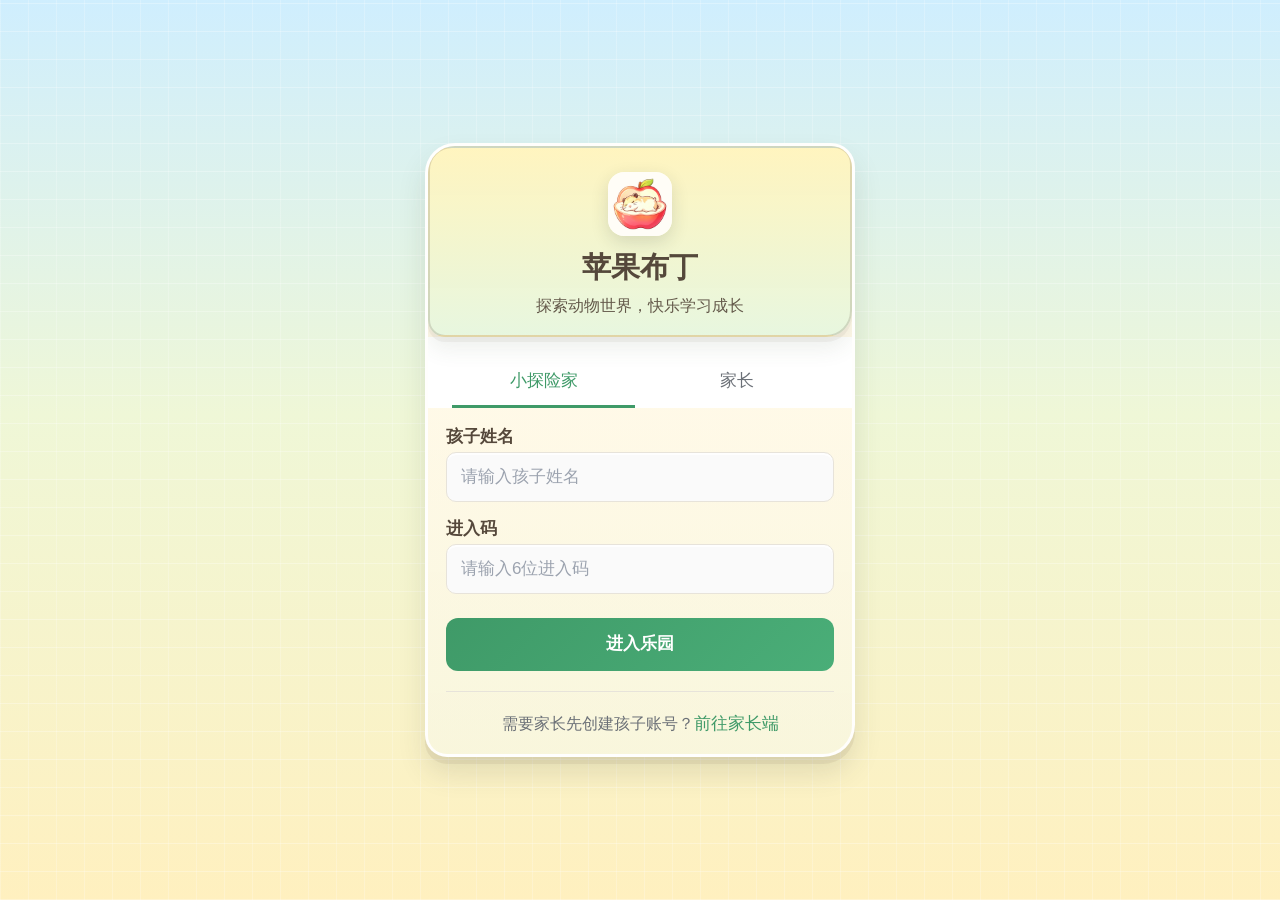
<file: static/index.html>
<!DOCTYPE html>
<html lang="zh-CN">
<head>
    <meta charset="UTF-8">
    <meta name="viewport" content="width=device-width, initial-scale=1.0">
    <link rel="manifest" href="/static/manifest.json">
    <meta name="theme-color" content="#3f9a68">
    <link rel="icon" href="/static/favicon.ico" sizes="any">
    <link rel="icon" type="image/png" sizes="192x192" href="/static/icon-192.png">
    <link rel="apple-touch-icon" sizes="180x180" href="/static/icon-180.png">
    <title>苹果布丁动物乐园</title>
    <link rel="stylesheet" href="/static/styles/main.css?v=20260705-overlapfix1">
    <link rel="stylesheet" href="/static/styles/handdrawn.css?v=20260705-overlapfix1">
</head>
<body>
<div id="app" class="app-root"></div>
<script src="/static/parent-report-enhanced.js?v=20260704-syncdata"></script>
<script src="/static/src/infrastructure/browser-storage.js?v=20260704-syncdata"></script>
<script src="/static/src/infrastructure/api-client.js?v=20260704-childrevocation1"></script>
<script src="/static/src/application/animal-chat-service.js?v=20260704-syncdata"></script>
<script src="/static/src/domain/catalog.js?v=20260705-capturedsnapshot1"></script>
<script src="/static/src/core/session-state.js?v=20260705-limbsplit1"></script>
<script src="/static/src/domain/unlock-rules.js?v=20260705-silentunlock1"></script>
<script src="/static/src/shared/view-helpers.js?v=20260705-quickquestion1"></script>
<script src="/static/src/presentation/views.js?v=20260705-builderparts4"></script>
<script src="/static/src/presentation/ai-controller.js?v=20260704-syncdata"></script>
<script src="/static/src/features/animal-care.js?v=20260705-syncfix4"></script>
<script src="/static/src/features/creature-studio.js?v=20260705-capturedsnapshot1"></script>
<script src="/static/src/features/storytelling.js?v=20260704-syncdata"></script>
<script src="/static/src/features/speech.js?v=20260704-syncdata"></script>
<script src="/static/src/features/settings.js?v=20260704-parentcleanup1"></script>
<script src="/static/src/presentation/interactions.js?v=20260705-builderparts4"></script>
<script src="/static/src/bootstrap.js?v=20260704-syncdata"></script>
</body>
</html>
</file>
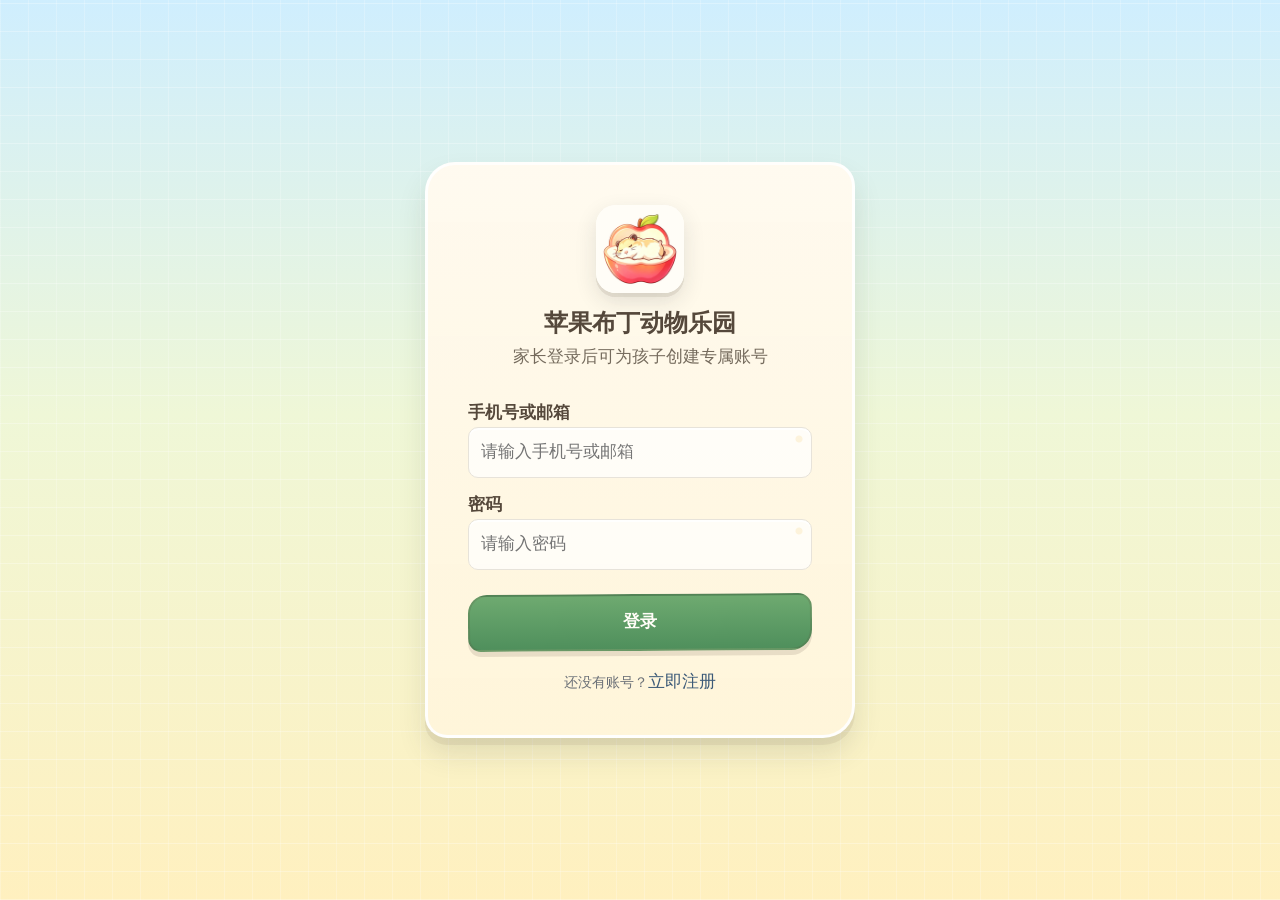
<file: static/auth-login.html>
<!DOCTYPE html>
<html lang="zh-CN">
<head>
    <meta charset="UTF-8">
    <meta name="viewport" content="width=device-width, initial-scale=1.0">
    <link rel="manifest" href="/static/manifest.json">
    <meta name="theme-color" content="#3f9a68">
    <link rel="icon" href="/static/favicon.ico" sizes="any">
    <link rel="icon" type="image/png" sizes="192x192" href="/static/icon-192.png">
    <link rel="apple-touch-icon" sizes="180x180" href="/static/icon-180.png">
    <title>苹果布丁动物乐园 - 登录</title>
    <style>
        :root {
            --bg: #F7F5F1;
            --surface: #FFFFFF;
            --border: #E7E3DA;
            --ink: #1E2227;
            --muted: #6B7077;
            --accent: #3C5A78;
            --accent-hover: #2E4760;
            --green: #3f9a68;
            --shadow: 0 2px 8px rgba(0,0,0,0.08);
        }

        * {
            box-sizing: border-box;
            margin: 0;
            padding: 0;
        }

        body {
            font-family: "Microsoft YaHei", "PingFang SC", sans-serif;
            background: linear-gradient(180deg, #dff4ff 0%, #eff9f0 44%, #fff8e3 100%);
            color: var(--ink);
            min-height: 100vh;
            display: flex;
            align-items: center;
            justify-content: center;
            padding: 20px;
        }

        .login-container {
            width: 100%;
            max-width: 420px;
            background: var(--surface);
            border: 1px solid var(--border);
            border-radius: 24px;
            padding: 40px;
            box-shadow: 0 20px 60px rgba(0,0,0,0.15), 0 0 1px rgba(0,0,0,0.1);
        }

        .logo {
            text-align: center;
            margin-bottom: 32px;
        }

        .logo-icon {
            width: 88px;
            height: 88px;
            margin-bottom: 16px;
            margin-left: auto;
            margin-right: auto;
            border-radius: 20px;
            overflow: hidden;
            background: #fffdf7;
            box-shadow: 0 8px 22px rgba(31, 41, 51, 0.12);
        }

        .logo-icon img {
            width: 100%;
            height: 100%;
            display: block;
            object-fit: cover;
        }

        h1 {
            font-size: 28px;
            text-align: center;
            margin-bottom: 8px;
        }

        .subtitle {
            text-align: center;
            color: var(--muted);
            margin-bottom: 32px;
            font-size: 14px;
        }

        .form-group {
            margin-bottom: 20px;
        }

        .form-group label {
            display: block;
            margin-bottom: 8px;
            font-weight: 500;
            color: var(--ink);
        }

        .form-group input {
            width: 100%;
            padding: 12px;
            border: 1px solid var(--border);
            border-radius: 10px;
            font-size: 15px;
            transition: border-color 0.2s;
        }

        .form-group input:focus {
            outline: none;
            border-color: var(--accent);
        }

        .form-actions {
            display: flex;
            flex-direction: column;
            gap: 12px;
            margin-top: 24px;
        }

        button {
            width: 100%;
            padding: 14px;
            border: none;
            border-radius: 10px;
            font-size: 16px;
            font-weight: 500;
            cursor: pointer;
            transition: all 0.2s;
        }

        button.primary {
            background: var(--accent);
            color: white;
        }

        button.primary:hover {
            background: var(--accent-hover);
        }

        button.secondary {
            background: var(--surface);
            color: var(--ink);
            border: 1px solid var(--border);
        }

        button.secondary:hover {
            background: var(--border);
        }

        .toggle-form {
            text-align: center;
            margin-top: 20px;
            color: var(--muted);
            font-size: 14px;
        }

        .toggle-form a {
            color: var(--accent);
            text-decoration: none;
            font-weight: 500;
            cursor: pointer;
        }

        .toggle-form a:hover {
            text-decoration: underline;
        }

        .error-message {
            background: #fee;
            border: 1px solid #fcc;
            color: #c33;
            padding: 12px;
            border-radius: 10px;
            margin-bottom: 20px;
            font-size: 14px;
        }

        .success-message {
            background: #efe;
            border: 1px solid #cfc;
            color: #383;
            padding: 12px;
            border-radius: 10px;
            margin-bottom: 20px;
            font-size: 14px;
        }

        .hidden {
            display: none;
        }

        @media (max-width: 430px) {
            body {
                padding: 16px 12px;
            }

            .login-container {
                padding: 28px 20px;
                border-radius: 20px;
            }

            h1 {
                font-size: 24px;
            }

            .subtitle {
                margin-bottom: 24px;
            }
        }
    </style>
    <link rel="stylesheet" href="/static/styles/handdrawn.css?v=20260705-loginspacing1">
</head>
<body>
    <div class="login-container">
        <div class="logo">
            <div class="logo-icon"><img src="/static/icon-192.png" alt=""></div>
            <h1>苹果布丁动物乐园</h1>
            <p class="subtitle">家长登录后可为孩子创建专属账号</p>
        </div>

        <div id="errorMessage" class="error-message hidden"></div>
        <div id="successMessage" class="success-message hidden"></div>

        <!-- 登录表单 -->
        <form id="loginForm">
            <div class="form-group">
                <label>手机号或邮箱</label>
                <input type="text" id="loginUsername" placeholder="请输入手机号或邮箱" required>
            </div>
            <div class="form-group">
                <label>密码</label>
                <input type="password" id="loginPassword" placeholder="请输入密码" required>
            </div>
            <div class="form-actions">
                <button type="submit" class="primary">登录</button>
            </div>
            <div class="toggle-form">
                还没有账号？<a onclick="showRegisterForm()">立即注册</a>
            </div>
        </form>

        <!-- 注册表单 -->
        <form id="registerForm" class="hidden">
            <div class="form-group">
                <label>家长姓名</label>
                <input type="text" id="registerName" placeholder="请输入您的姓名" required>
            </div>
            <div class="form-group">
                <label>手机号</label>
                <input type="tel" id="registerPhone" placeholder="请输入手机号" required>
            </div>
            <div class="form-group">
                <label>邮箱（可选）</label>
                <input type="email" id="registerEmail" placeholder="请输入邮箱">
            </div>
            <div class="form-group">
                <label>设置密码</label>
                <input type="password" id="registerPassword" placeholder="8-20位密码" required minlength="8" maxlength="20">
            </div>
            <div class="form-group">
                <label>确认密码</label>
                <input type="password" id="registerConfirmPassword" placeholder="再次输入密码" required>
            </div>
            <div class="form-actions">
                <button type="submit" class="primary">注册</button>
            </div>
            <div class="toggle-form">
                已有账号？<a onclick="showLoginForm()">立即登录</a>
            </div>
        </form>
    </div>

    <script>
        const loginForm = document.getElementById('loginForm');
        const registerForm = document.getElementById('registerForm');
        const errorMessage = document.getElementById('errorMessage');
        const successMessage = document.getElementById('successMessage');

        // 检查是否已登录
        window.addEventListener('DOMContentLoaded', () => {
            const token = localStorage.getItem('parentToken');
            if (token) {
                // 已登录，跳转到家长端
                window.location.href = '/static/parent-portal.html';
            }
        });

        function showLoginForm() {
            registerForm.classList.add('hidden');
            loginForm.classList.remove('hidden');
            clearMessages();
        }

        function showRegisterForm() {
            loginForm.classList.add('hidden');
            registerForm.classList.remove('hidden');
            clearMessages();
        }

        function showError(message) {
            errorMessage.textContent = message;
            errorMessage.classList.remove('hidden');
            successMessage.classList.add('hidden');
        }

        function showSuccess(message) {
            successMessage.textContent = message;
            successMessage.classList.remove('hidden');
            errorMessage.classList.add('hidden');
        }

        function clearMessages() {
            errorMessage.classList.add('hidden');
            successMessage.classList.add('hidden');
        }

        // 登录处理
        loginForm.addEventListener('submit', async (e) => {
            e.preventDefault();
            clearMessages();

            const username = document.getElementById('loginUsername').value.trim();
            const password = document.getElementById('loginPassword').value;

            if (!username || !password) {
                showError('请填写完整信息');
                return;
            }

            try {
                const response = await fetch('/api/family/login', {
                    method: 'POST',
                    headers: { 'Content-Type': 'application/json' },
                    body: JSON.stringify({ username, password })
                });

                const data = await response.json();

                if (response.ok && data.success) {
                    localStorage.setItem('parentToken', data.token);
                    localStorage.setItem('parentAccount', JSON.stringify(data.account));
                    showSuccess('登录成功！正在跳转...');
                    setTimeout(() => {
                        window.location.href = '/static/parent-portal.html';
                    }, 1000);
                } else {
                    showError(data.detail || data.message || '登录失败，请检查账号密码');
                }
            } catch (error) {
                console.error('登录失败:', error);
                showError('登录失败，请稍后重试');
            }
        });

        // 注册处理
        registerForm.addEventListener('submit', async (e) => {
            e.preventDefault();
            clearMessages();

            const name = document.getElementById('registerName').value.trim();
            const phone = document.getElementById('registerPhone').value.trim();
            const email = document.getElementById('registerEmail').value.trim();
            const password = document.getElementById('registerPassword').value;
            const confirmPassword = document.getElementById('registerConfirmPassword').value;

            // 验证
            if (!name || !phone || !password) {
                showError('请填写完整信息');
                return;
            }

            if (!/^1[3-9]\d{9}$/.test(phone)) {
                showError('请输入正确的手机号');
                return;
            }

            if (password.length < 8) {
                showError('密码至少8位');
                return;
            }

            if (password !== confirmPassword) {
                showError('两次输入的密码不一致');
                return;
            }

            try {
                const response = await fetch('/api/family/register', {
                    method: 'POST',
                    headers: { 'Content-Type': 'application/json' },
                    body: JSON.stringify({
                        parent_name: name,
                        phone: phone,
                        email: email || null,
                        password: password
                    })
                });

                const data = await response.json();

                if (response.ok && data.success) {
                    localStorage.setItem('parentToken', data.token);
                    localStorage.setItem('parentAccount', JSON.stringify(data.account));
                    showSuccess('注册成功！正在跳转...');
                    setTimeout(() => {
                        window.location.href = '/static/parent-portal.html';
                    }, 1000);
                } else {
                    showError(data.detail || data.message || '注册失败，请稍后重试');
                }
            } catch (error) {
                console.error('注册失败:', error);
                showError('注册失败，请稍后重试');
            }
        });
    </script>
</body>
</html>
</file>
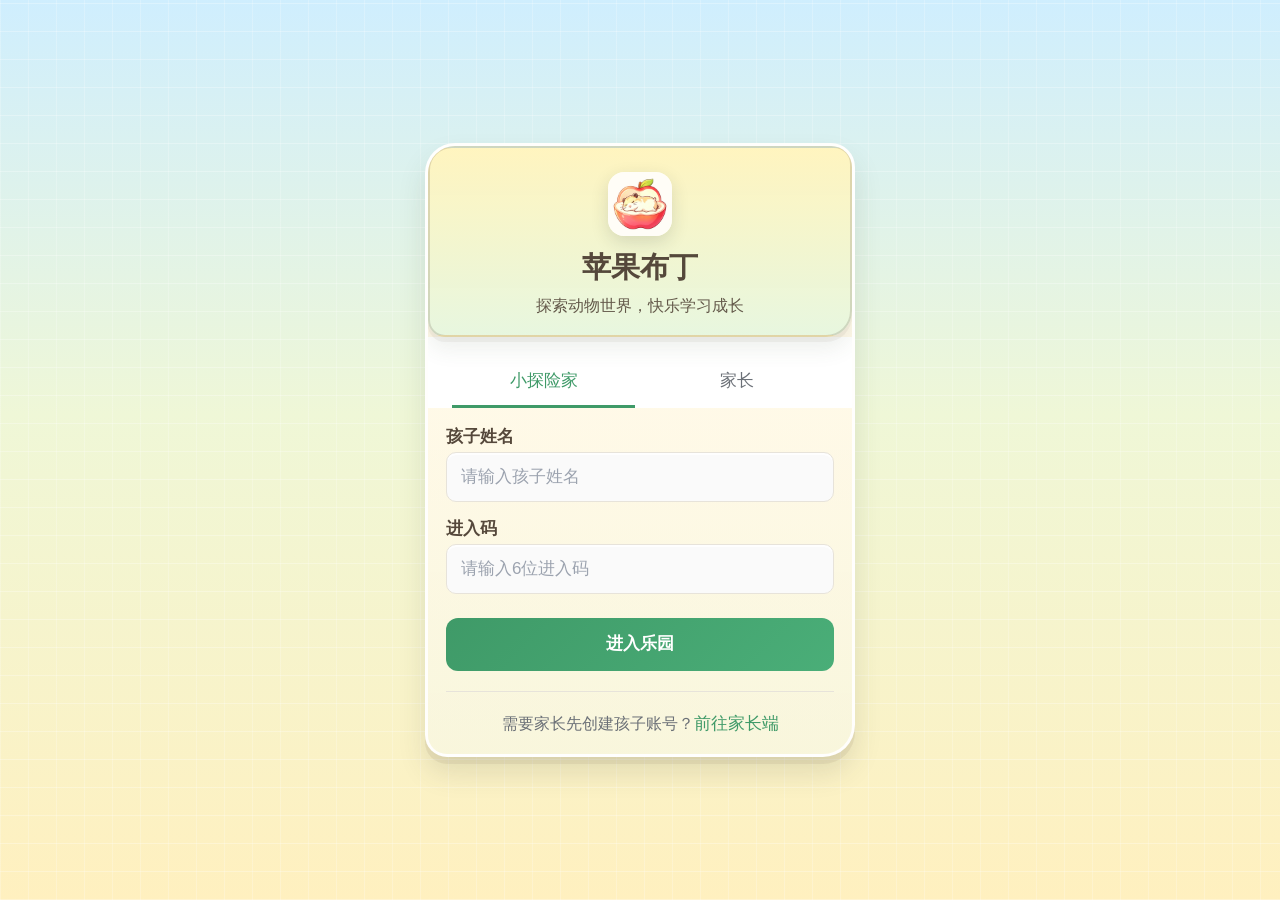
<file: static/family-dashboard.html>
<!DOCTYPE html>
<html lang="zh-CN">
<head>
    <meta charset="UTF-8">
    <meta name="viewport" content="width=device-width, initial-scale=1.0">
    <title>家庭学习中心 - 苹果布丁</title>
    <link rel="manifest" href="/static/manifest.json">
    <meta name="theme-color" content="#3f9a68">
    <link rel="icon" href="/static/favicon.ico" sizes="any">
    <link rel="icon" type="image/png" sizes="192x192" href="/static/icon-192.png">
    <link rel="apple-touch-icon" sizes="180x180" href="/static/icon-180.png">
    <style>
        :root {
            --bg: #F7F5F1;
            --surface: #FFFFFF;
            --border: #E7E3DA;
            --ink: #1E2227;
            --muted: #6B7077;
            --accent: #3C5A78;
            --accent-hover: #2E4760;
            --green: #3f9a68;
            --coral: #ef7d61;
            --shadow: 0 2px 8px rgba(0,0,0,0.08);
        }

        * {
            box-sizing: border-box;
            margin: 0;
            padding: 0;
        }

        body {
            font-family: "Microsoft YaHei", "PingFang SC", sans-serif;
            background: var(--bg);
            color: var(--ink);
            padding: 20px;
            line-height: 1.6;
        }

        .container {
            max-width: 420px;
            margin: 0 auto;
        }

        header {
            background: var(--surface);
            border: 1px solid var(--border);
            border-radius: 16px;
            padding: 24px;
            margin-bottom: 24px;
            box-shadow: 0 20px 60px rgba(0,0,0,0.15), 0 0 1px rgba(0,0,0,0.1);
            display: flex;
            justify-content: space-between;
            align-items: center;
        }

        h1 {
            font-size: 28px;
            font-weight: 600;
        }

        .child-selector {
            display: flex;
            gap: 12px;
            align-items: center;
        }

        select, button {
            padding: 10px 16px;
            border: 1px solid var(--border);
            border-radius: 8px;
            font-size: 15px;
            cursor: pointer;
        }

        select {
            background: var(--surface);
            color: var(--ink);
        }

        button {
            background: var(--accent);
            color: white;
            border: none;
            font-weight: 500;
            transition: background 0.2s;
        }

        button:hover {
            background: var(--accent-hover);
        }

        button.secondary {
            background: var(--surface);
            color: var(--ink);
            border: 1px solid var(--border);
        }

        button.secondary:hover {
            background: var(--border);
        }

        .tabs {
            display: flex;
            gap: 8px;
            margin-bottom: 24px;
            border-bottom: 2px solid var(--border);
        }

        .tab {
            padding: 12px 24px;
            background: none;
            border: none;
            border-bottom: 3px solid transparent;
            cursor: pointer;
            font-size: 16px;
            color: var(--muted);
            transition: all 0.2s;
        }

        .tab.active {
            color: var(--accent);
            border-bottom-color: var(--accent);
            font-weight: 500;
        }

        .tab-content {
            display: none;
        }

        .tab-content.active {
            display: block;
        }

        .card {
            background: var(--surface);
            border: 1px solid var(--border);
            border-radius: 16px;
            padding: 20px;
            margin-bottom: 20px;
            box-shadow: 0 20px 60px rgba(0,0,0,0.15), 0 0 1px rgba(0,0,0,0.1);
        }

        .stats-grid {
            display: grid;
            grid-template-columns: repeat(auto-fit, minmax(200px, 1fr));
            gap: 16px;
            margin-bottom: 24px;
        }

        .stat-card {
            background: var(--surface);
            border: 1px solid var(--border);
            border-radius: 12px;
            padding: 20px;
            text-align: center;
            box-shadow: 0 4px 12px rgba(0,0,0,0.08);
        }

        .stat-value {
            font-size: 36px;
            font-weight: 700;
            color: var(--accent);
            margin: 8px 0;
        }

        .stat-label {
            font-size: 14px;
            color: var(--muted);
        }

        .leaderboard-item {
            display: flex;
            align-items: center;
            gap: 16px;
            padding: 16px;
            background: var(--surface);
            border: 1px solid var(--border);
            border-radius: 12px;
            margin-bottom: 12px;
        }

        .leaderboard-rank {
            font-size: 24px;
            font-weight: 700;
            color: var(--accent);
            min-width: 40px;
        }

        .leaderboard-avatar {
            font-size: 32px;
        }

        .leaderboard-info {
            flex: 1;
        }

        .leaderboard-name {
            font-size: 18px;
            font-weight: 600;
            margin-bottom: 4px;
        }

        .leaderboard-stats {
            font-size: 14px;
            color: var(--muted);
        }

        .goal-card {
            background: var(--surface);
            border: 1px solid var(--border);
            border-radius: 12px;
            padding: 20px;
            margin-bottom: 16px;
        }

        .goal-header {
            display: flex;
            justify-content: space-between;
            align-items: center;
            margin-bottom: 12px;
        }

        .goal-title {
            font-size: 18px;
            font-weight: 600;
        }

        .goal-status {
            padding: 4px 12px;
            border-radius: 12px;
            font-size: 13px;
            font-weight: 500;
        }

        .goal-status.active {
            background: #e4f4ff;
            color: var(--accent);
        }

        .goal-status.completed {
            background: #e6f7ed;
            color: var(--green);
        }

        .earned-badges-row {
            display: flex;
            flex-wrap: wrap;
            gap: 12px;
        }

        .section-header-row {
            display: flex;
            justify-content: space-between;
            align-items: center;
            gap: 12px;
            margin-bottom: 20px;
            flex-wrap: wrap;
        }

        .progress-bar {
            width: 100%;
            height: 24px;
            background: var(--border);
            border-radius: 12px;
            overflow: hidden;
            margin-top: 12px;
        }

        .progress-fill {
            height: 100%;
            background: linear-gradient(90deg, var(--accent), var(--green));
            display: flex;
            align-items: center;
            justify-content: center;
            color: white;
            font-size: 13px;
            font-weight: 600;
            transition: width 0.3s;
        }

        .modal {
            display: none;
            position: fixed;
            top: 0;
            left: 0;
            width: 100%;
            height: 100%;
            background: rgba(0, 0, 0, 0.5);
            align-items: center;
            justify-content: center;
            z-index: 1000;
        }

        .modal.active {
            display: flex;
        }

        .modal-content {
            background: var(--surface);
            border-radius: 16px;
            padding: 32px;
            max-width: 500px;
            width: min(100%, 500px);
            max-height: calc(100vh - 40px);
            overflow-y: auto;
        }

        .modal-header {
            font-size: 24px;
            font-weight: 600;
            margin-bottom: 20px;
        }

        .form-group {
            margin-bottom: 20px;
        }

        .form-group label {
            display: block;
            margin-bottom: 8px;
            font-weight: 500;
            color: var(--ink);
        }

        .form-group input,
        .form-group select {
            width: 100%;
            padding: 12px;
            border: 1px solid var(--border);
            border-radius: 10px;
            font-size: 15px;
        }

        .form-actions {
            display: flex;
            gap: 12px;
            justify-content: flex-end;
            margin-top: 24px;
            flex-wrap: wrap;
        }

        .toast {
            position: fixed;
            bottom: 24px;
            right: 24px;
            background: var(--ink);
            color: white;
            padding: 16px 24px;
            border-radius: 10px;
            box-shadow: 0 4px 12px rgba(0,0,0,0.2);
            z-index: 2000;
            animation: slideIn 0.3s;
            max-width: min(400px, calc(100vw - 24px));
        }

        @keyframes slideIn {
            from {
                transform: translateX(400px);
                opacity: 0;
            }
            to {
                transform: translateX(0);
                opacity: 1;
            }
        }

        .calendar-grid {
            display: grid;
            grid-template-columns: repeat(7, 1fr);
            gap: 8px;
            margin-top: 16px;
        }

        .calendar-day {
            aspect-ratio: 1;
            background: var(--surface);
            border: 1px solid var(--border);
            border-radius: 8px;
            padding: 8px;
            text-align: center;
            font-size: 13px;
        }

        .calendar-day.active {
            background: #e4f4ff;
            border-color: var(--accent);
        }

        .calendar-day.completed {
            background: #e6f7ed;
            border-color: var(--green);
        }

        .calendar-day-num {
            font-weight: 600;
            margin-bottom: 4px;
        }

        .calendar-day-badge {
            font-size: 18px;
        }

        .offline-indicator {
            position: fixed;
            top: 20px;
            right: 20px;
            background: var(--coral);
            color: white;
            padding: 8px 16px;
            border-radius: 20px;
            font-size: 13px;
            font-weight: 500;
            display: none;
            align-items: center;
            gap: 8px;
            z-index: 1000;
            max-width: min(400px, calc(100vw - 24px));
        }

        .offline-indicator.active {
            display: flex;
        }

        .offline-stats-grid {
            display: grid;
            grid-template-columns: repeat(auto-fit, minmax(110px, 1fr));
            gap: 16px;
            margin-bottom: 24px;
        }

        .offline-actions {
            display: flex;
            flex-wrap: wrap;
            gap: 12px;
            margin-bottom: 24px;
        }

        .offline-actions button {
            flex: 1 1 140px;
        }

        .badge {
            display: inline-block;
            padding: 4px 8px;
            border-radius: 6px;
            font-size: 12px;
            font-weight: 500;
            margin-left: 8px;
        }

        .badge.new {
            background: var(--coral);
            color: white;
        }

        @media (max-width: 430px) {
            body {
                padding: 16px 12px;
            }

            .container {
                padding: 12px;
            }

            .modal {
                padding: 12px;
            }

            .modal-content {
                padding: 20px;
                max-height: calc(100vh - 24px);
            }

            .calendar-grid {
                gap: 6px;
            }

            .calendar-day {
                padding: 6px 4px;
                font-size: 12px;
            }

            .toast,
            .offline-indicator {
                left: 12px;
                right: 12px;
                width: auto;
                max-width: none;
            }

            .toast {
                bottom: 12px;
            }

            .offline-indicator {
                top: 12px;
            }

            .section-header-row > * {
                width: 100%;
            }
        }
    </style>
    <link rel="stylesheet" href="/static/styles/handdrawn.css?v=20260705-overlapfix1">
</head>
<body>
    <div class="offline-indicator" id="offlineIndicator">
        <span>🔴</span>
        <span>离线模式</span>
    </div>

    <div class="container">
        <header>
            <h1>🍎 家庭学习中心</h1>
            <div class="child-selector">
                <select id="childSelector">
                    <option value="">加载中...</option>
                </select>
                <button onclick="showAddChildModal()">+ 添加孩子</button>
                <button class="secondary" onclick="location.href='/static/voice-interaction.html'">🎤 语音交互</button>
                <button class="secondary" onclick="showInviteQRCode(currentAccount?.id)">📱 邀请好友</button>
                <button class="secondary" onclick="location.href='/static/index.html?v=20260705-syncfix4'">返回主页</button>
            </div>
        </header>

        <div class="tabs">
            <button class="tab active" onclick="switchTab('overview')">📊 总览</button>
            <button class="tab" onclick="switchTab('goals')">🎯 学习目标</button>
            <button class="tab" onclick="switchTab('calendar')">📅 学习日历</button>
            <button class="tab" onclick="switchTab('leaderboard')">🏆 排行榜</button>
            <button class="tab" onclick="switchTab('achievements')">⭐ 成就系统</button>
            <button class="tab" onclick="switchTab('offline')">📴 离线管理</button>
        </div>

        <div id="overview" class="tab-content active">
            <div class="stats-grid">
                <div class="stat-card">
                    <div class="stat-label">探索动物</div>
                    <div class="stat-value" id="animalsCount">0</div>
                </div>
                <div class="stat-card">
                    <div class="stat-label">正确率</div>
                    <div class="stat-value" id="accuracy">0%</div>
                </div>
                <div class="stat-card">
                    <div class="stat-label">创作故事</div>
                    <div class="stat-value" id="storiesCount">0</div>
                </div>
                <div class="stat-card">
                    <div class="stat-label">连续天数</div>
                    <div class="stat-value" id="streak">0</div>
                </div>
            </div>

            <div class="card">
                <h2 style="margin-bottom: 16px;">已获得徽章</h2>
                <div id="earnedBadges" class="earned-badges-row">
                    <p style="color: var(--muted);">加载中...</p>
                </div>
            </div>

            <div class="card">
                <h2 style="margin-bottom: 16px;">想象动物收藏</h2>
                <div id="imaginedAnimals">
                    <p style="color: var(--muted);">还没有创作想象动物</p>
                </div>
            </div>
        </div>

        <div id="goals" class="tab-content">
            <div class="section-header-row">
                <h2>本周学习目标</h2>
                <button onclick="showAddGoalModal()">+ 设置新目标</button>
            </div>
            <div id="goalsList">
                <p style="color: var(--muted);">加载中...</p>
            </div>
        </div>

        <div id="calendar" class="tab-content">
            <div class="card">
                <h2 style="margin-bottom: 16px;">本周学习日历</h2>
                <div class="calendar-grid" id="calendarGrid">
                    <p style="color: var(--muted);">加载中...</p>
                </div>
            </div>
        </div>

        <div id="leaderboard" class="tab-content">
            <div class="card">
                <h2 style="margin-bottom: 20px;">家庭排行榜</h2>
                <div id="leaderboardList">
                    <p style="color: var(--muted);">加载中...</p>
                </div>
            </div>
        </div>

        <div id="achievements" class="tab-content">
            <div class="card">
                <h2 style="margin-bottom: 20px;">成就系统</h2>
                <div id="achievementsList">
                    <p style="color: var(--muted);">加载中...</p>
                </div>
            </div>
        </div>

        <div id="offline" class="tab-content">
            <div class="card">
                <h2 style="margin-bottom: 20px;">离线数据管理</h2>

                <div class="offline-stats-grid">
                    <div class="stat-card">
                        <div class="stat-label">待同步活动</div>
                        <div class="stat-value" id="pendingActivities">0</div>
                    </div>
                    <div class="stat-card">
                        <div class="stat-label">已同步活动</div>
                        <div class="stat-value" id="syncedActivities">0</div>
                    </div>
                    <div class="stat-card">
                        <div class="stat-label">缓存大小</div>
                        <div class="stat-value" id="cacheSize">0 KB</div>
                    </div>
                </div>

                <div class="offline-actions">
                    <button onclick="syncNow()">🔄 立即同步</button>
                    <button class="secondary" onclick="clearSyncedQueue()">🗑️ 清除已同步</button>
                    <button class="secondary" onclick="clearAllCache()">⚠️ 清空缓存</button>
                </div>

                <h3 style="margin-bottom: 12px;">待同步队列</h3>
                <div id="offlineQueueList">
                    <p style="color: var(--muted);">暂无待同步数据</p>
                </div>
            </div>
        </div>
    </div>

    <!-- 添加孩子模态框 -->
    <div class="modal" id="addChildModal">
        <div class="modal-content">
            <div class="modal-header">添加孩子</div>
            <form id="addChildForm">
                <div class="form-group">
                    <label>姓名</label>
                    <input type="text" name="name" required placeholder="请输入孩子姓名">
                </div>
                <div class="form-group">
                    <label>年龄</label>
                    <input type="number" name="age" min="3" max="12" required placeholder="3-12岁">
                </div>
                <div class="form-group">
                    <label>头像</label>
                    <select name="avatar">
                        <option value="👦">👦 男孩</option>
                        <option value="👧">👧 女孩</option>
                        <option value="🧒">🧒 小朋友</option>
                        <option value="🐼">🐼 熊猫</option>
                        <option value="🐰">🐰 兔子</option>
                        <option value="🐻">🐻 小熊</option>
                        <option value="🦁">🦁 狮子</option>
                    </select>
                </div>
                <div class="form-actions">
                    <button type="button" class="secondary" onclick="closeModal('addChildModal')">取消</button>
                    <button type="submit">添加</button>
                </div>
            </form>
        </div>
    </div>

    <!-- 添加目标模态框 -->
    <div class="modal" id="addGoalModal">
        <div class="modal-content">
            <div class="modal-header">设置学习目标</div>
            <form id="addGoalForm">
                <div class="form-group">
                    <label>目标类型</label>
                    <select name="goal_type" required>
                        <option value="animals_explored">探索新动物</option>
                        <option value="questions_correct">答对题目数</option>
                        <option value="stories_created">创作故事数</option>
                        <option value="daily_streak">连续学习天数</option>
                    </select>
                </div>
                <div class="form-group">
                    <label>目标数量</label>
                    <input type="number" name="target" min="1" required placeholder="例如：5">
                </div>
                <div class="form-actions">
                    <button type="button" class="secondary" onclick="closeModal('addGoalModal')">取消</button>
                    <button type="submit">设置目标</button>
                </div>
            </form>
        </div>
    </div>

    <script src="/static/auth-fetch.js"></script>
    <script src="/static/share-utils.js"></script>
    <script src="/static/app.js"></script>
</body>
</html>
</file>
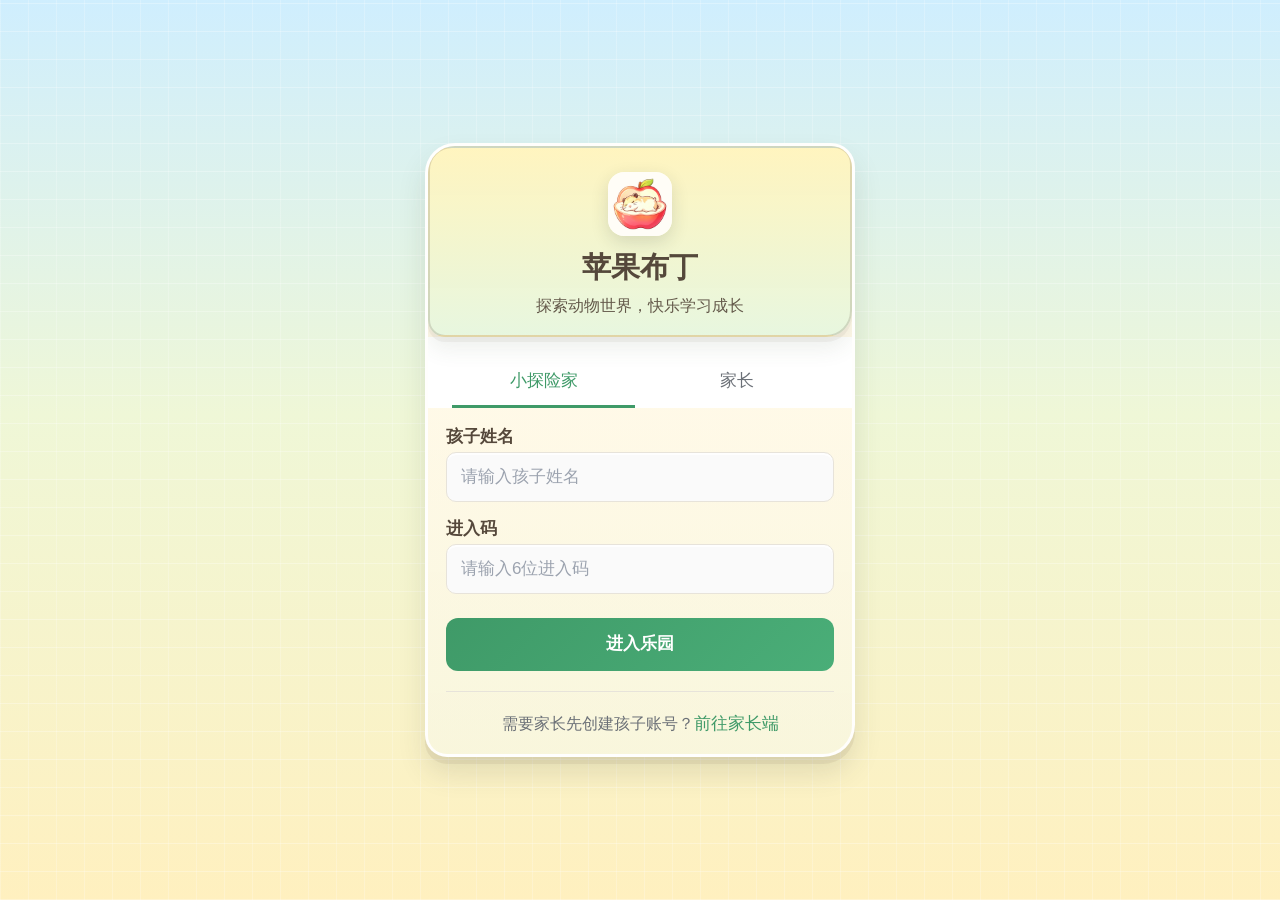
<file: static/family.html>
<!DOCTYPE html>
<html lang="zh-CN">
<head>
    <meta charset="UTF-8">
    <meta name="viewport" content="width=device-width, initial-scale=1.0">
    <title>苹果布丁动物乐园 - 家庭版</title>
    <link rel="manifest" href="/static/manifest.json">
    <meta name="theme-color" content="#3f9a68">
    <link rel="icon" href="/static/favicon.ico" sizes="any">
    <link rel="icon" type="image/png" sizes="192x192" href="/static/icon-192.png">
    <link rel="apple-touch-icon" sizes="180x180" href="/static/icon-180.png">
    <style>
        * {
            margin: 0;
            padding: 0;
            box-sizing: border-box;
        }

        body {
            font-family: "Microsoft YaHei", "PingFang SC", Arial, sans-serif;
            background: linear-gradient(180deg, #dff4ff 0%, #eff9f0 44%, #fff8e3 100%);
            min-height: 100vh;
            color: #1f2933;
        }

        .container {
            max-width: 420px;
            margin: 0 auto;
            padding: 20px;
        }

        .header {
            background: rgba(255, 255, 255, 0.95);
            padding: 20px;
            border-radius: 16px;
            box-shadow: 0 20px 60px rgba(0,0,0,0.15), 0 0 1px rgba(0,0,0,0.1);
            margin-bottom: 30px;
            display: flex;
            justify-content: space-between;
            align-items: center;
        }

        .logo {
            display: flex;
            align-items: center;
            gap: 12px;
        }

        .logo-icon {
            font-size: 48px;
        }

        .logo h1 {
            font-size: 24px;
            color: #3f9a68;
        }

        .user-info {
            display: flex;
            align-items: center;
            gap: 20px;
        }

        .child-selector {
            padding: 10px 20px;
            border: 2px solid #3f9a68;
            border-radius: 10px;
            background: white;
            font-size: 16px;
            cursor: pointer;
        }

        .tabs {
            display: flex;
            gap: 10px;
            margin-bottom: 20px;
            background: rgba(255, 255, 255, 0.9);
            padding: 10px;
            border-radius: 16px;
            flex-wrap: wrap;
        }

        .tab {
            padding: 12px 24px;
            border: none;
            background: transparent;
            cursor: pointer;
            font-size: 16px;
            border-radius: 10px;
            transition: all 0.3s;
        }

        .tab.active {
            background: #3f9a68;
            color: white;
        }

        .tab:hover {
            background: #e8f5ed;
        }

        .tab.active:hover {
            background: #2e7d52;
        }

        .tab-content {
            display: none;
        }

        .tab-content.active {
            display: block;
        }

        .card {
            background: rgba(255, 255, 255, 0.95);
            border-radius: 16px;
            padding: 24px;
            box-shadow: 0 20px 60px rgba(0,0,0,0.15), 0 0 1px rgba(0,0,0,0.1);
            margin-bottom: 20px;
        }

        .card h2 {
            margin-bottom: 20px;
            color: #3f9a68;
            display: flex;
            align-items: center;
            gap: 10px;
        }

        .stats-grid {
            display: grid;
            grid-template-columns: repeat(auto-fit, minmax(200px, 1fr));
            gap: 20px;
            margin-bottom: 30px;
        }

        .stat-card {
            background: linear-gradient(135deg, #667eea 0%, #764ba2 100%);
            padding: 20px;
            border-radius: 12px;
            color: white;
            text-align: center;
        }

        .stat-card.green {
            background: linear-gradient(135deg, #3f9a68 0%, #237351 100%);
        }

        .stat-card.blue {
            background: linear-gradient(135deg, #2678c7 0%, #1a5694 100%);
        }

        .stat-card.orange {
            background: linear-gradient(135deg, #f4c542 0%, #e09b1f 100%);
        }

        .stat-value {
            font-size: 48px;
            font-weight: bold;
            margin: 10px 0;
        }

        .stat-label {
            font-size: 14px;
            opacity: 0.9;
        }

        .achievements-grid {
            display: grid;
            grid-template-columns: repeat(auto-fill, minmax(250px, 1fr));
            gap: 20px;
        }

        .achievement-card {
            background: white;
            border: 2px solid #e0e0e0;
            border-radius: 12px;
            padding: 20px;
            text-align: center;
            transition: all 0.3s;
        }

        .achievement-card.earned {
            border-color: #3f9a68;
            background: linear-gradient(135deg, #e8f5ed 0%, #d4ebe0 100%);
        }

        .achievement-card.locked {
            opacity: 0.5;
        }

        .achievement-icon {
            font-size: 64px;
            margin-bottom: 10px;
        }

        .achievement-tier {
            display: inline-block;
            padding: 4px 12px;
            border-radius: 12px;
            font-size: 12px;
            margin-bottom: 8px;
        }

        .tier-bronze { background: #cd7f32; color: white; }
        .tier-silver { background: #c0c0c0; color: #333; }
        .tier-gold { background: #ffd700; color: #333; }
        .tier-platinum { background: #e5e4e2; color: #333; }

        .progress-bar {
            background: #e0e0e0;
            border-radius: 10px;
            height: 20px;
            overflow: hidden;
            margin: 10px 0;
        }

        .progress-fill {
            background: linear-gradient(90deg, #3f9a68 0%, #2e7d52 100%);
            height: 100%;
            transition: width 0.3s;
            display: flex;
            align-items: center;
            justify-content: center;
            color: white;
            font-size: 12px;
            font-weight: bold;
        }

        .calendar {
            display: grid;
            grid-template-columns: repeat(7, 1fr);
            gap: 10px;
        }

        .calendar-day {
            aspect-ratio: 1;
            background: white;
            border: 2px solid #e0e0e0;
            border-radius: 10px;
            display: flex;
            flex-direction: column;
            align-items: center;
            justify-content: center;
            padding: 10px;
        }

        .calendar-day.active {
            background: #e8f5ed;
            border-color: #3f9a68;
        }

        .calendar-day.today {
            border-color: #2678c7;
            border-width: 3px;
        }

        .leaderboard-item {
            display: flex;
            align-items: center;
            gap: 15px;
            padding: 15px;
            background: white;
            border-radius: 12px;
            margin-bottom: 10px;
            border: 2px solid #e0e0e0;
        }

        .leaderboard-rank {
            font-size: 24px;
            font-weight: bold;
            color: #3f9a68;
            min-width: 40px;
            text-align: center;
        }

        .leaderboard-avatar {
            font-size: 32px;
        }

        .leaderboard-info {
            flex: 1;
        }

        .leaderboard-name {
            font-weight: bold;
            margin-bottom: 5px;
        }

        .leaderboard-stats {
            font-size: 14px;
            color: #61707d;
        }

        .btn {
            padding: 12px 24px;
            border: none;
            border-radius: 10px;
            font-size: 16px;
            cursor: pointer;
            transition: all 0.3s;
        }

        .btn-primary {
            background: #3f9a68;
            color: white;
        }

        .btn-primary:hover {
            background: #2e7d52;
        }

        .btn-secondary {
            background: #2678c7;
            color: white;
        }

        .btn-secondary:hover {
            background: #1a5694;
        }

        .share-action-row,
        .modal-action-row {
            display: flex;
            flex-wrap: wrap;
            gap: 10px;
        }

        .share-action-row {
            margin-bottom: 20px;
        }

        .share-action-row .btn,
        .modal-action-row .btn {
            flex: 1 1 160px;
        }

        .share-preview {
            max-width: 400px;
            margin: 20px auto;
        }

        .share-preview img {
            width: 100%;
            border-radius: 16px;
            box-shadow: 0 20px 60px rgba(0,0,0,0.15), 0 0 1px rgba(0,0,0,0.1);
        }

        .modal {
            display: none;
            position: fixed;
            top: 0;
            left: 0;
            width: 100%;
            height: 100%;
            background: rgba(0, 0, 0, 0.7);
            z-index: 1000;
            align-items: center;
            justify-content: center;
            padding: 20px;
        }

        .modal.active {
            display: flex;
        }

        .modal-content {
            background: white;
            border-radius: 16px;
            padding: 30px;
            max-width: 500px;
            width: min(100%, 500px);
            max-height: calc(100vh - 40px);
            overflow-y: auto;
        }

        .notification {
            position: fixed;
            top: 20px;
            right: 20px;
            background: white;
            padding: 20px;
            border-radius: 16px;
            box-shadow: 0 20px 60px rgba(0,0,0,0.15), 0 0 1px rgba(0,0,0,0.1);
            z-index: 2000;
            animation: slideIn 0.3s ease;
            max-width: min(400px, calc(100vw - 24px));
        }

        @keyframes slideIn {
            from {
                transform: translateX(400px);
                opacity: 0;
            }
            to {
                transform: translateX(0);
                opacity: 1;
            }
        }

        .loading {
            display: none;
            text-align: center;
            padding: 20px;
        }

        .loading.active {
            display: block;
        }

        .spinner {
            border: 4px solid #f3f3f3;
            border-top: 4px solid #3f9a68;
            border-radius: 50%;
            width: 40px;
            height: 40px;
            animation: spin 1s linear infinite;
            margin: 0 auto;
        }

        @keyframes spin {
            0% { transform: rotate(0deg); }
            100% { transform: rotate(360deg); }
        }

        .offline-indicator {
            position: fixed;
            bottom: 20px;
            right: 20px;
            background: #f4c542;
            color: #333;
            padding: 10px 20px;
            border-radius: 10px;
            display: none;
            max-width: min(400px, calc(100vw - 24px));
        }

        .offline-indicator.active {
            display: block;
        }

        @media (max-width: 768px) {
            .stats-grid {
                grid-template-columns: 1fr;
            }

            .achievements-grid {
                grid-template-columns: 1fr;
            }

            .header {
                flex-direction: column;
                gap: 15px;
            }

            .tabs {
                overflow-x: auto;
            }
        }

        @media (max-width: 430px) {
            body {
                padding: 16px 12px;
            }

            .container {
                padding: 12px;
            }

            .calendar {
                gap: 6px;
            }

            .calendar-day {
                padding: 6px 4px;
                font-size: 12px;
            }

            .leaderboard-item {
                align-items: flex-start;
            }

            .notification,
            .offline-indicator {
                left: 12px;
                right: 12px;
                width: auto;
                max-width: none;
            }

            .notification {
                top: 12px;
            }

            .offline-indicator {
                bottom: 12px;
            }

            .share-action-row .btn,
            .modal-action-row .btn {
                width: 100%;
            }
        }
    </style>
    <link rel="stylesheet" href="/static/styles/handdrawn.css?v=20260705-overlapfix1">
</head>
<body>
    <div class="container">
        <div class="header">
            <div class="logo">
                <div class="logo-icon">🐼</div>
                <div>
                    <h1>苹果布丁动物乐园</h1>
                    <p style="color: #61707d; font-size: 14px;">家庭学习版</p>
                </div>
            </div>
            <div class="user-info">
                <select class="child-selector" id="childSelector">
                    <option value="">请选择孩子</option>
                </select>
                <button class="btn btn-primary" onclick="showAddChildModal()">➕ 添加孩子</button>
            </div>
        </div>

        <div class="tabs">
            <button class="tab active" onclick="switchTab('dashboard')">📊 总览</button>
            <button class="tab" onclick="switchTab('achievements')">🏆 成就</button>
            <button class="tab" onclick="switchTab('calendar')">📅 日历</button>
            <button class="tab" onclick="switchTab('leaderboard')">👑 排行榜</button>
            <button class="tab" onclick="switchTab('share')">📤 分享</button>
            <button class="tab" onclick="switchTab('goals')">🎯 目标</button>
        </div>

        <!-- Dashboard Tab -->
        <div id="dashboard" class="tab-content active">
            <div class="stats-grid">
                <div class="stat-card green">
                    <div class="stat-label">已探索动物</div>
                    <div class="stat-value" id="animalsCount">0</div>
                    <div class="stat-label">种</div>
                </div>
                <div class="stat-card blue">
                    <div class="stat-label">问题正确率</div>
                    <div class="stat-value" id="accuracy">0%</div>
                    <div class="stat-label">总共 <span id="totalQuestions">0</span> 题</div>
                </div>
                <div class="stat-card orange">
                    <div class="stat-label">创作故事</div>
                    <div class="stat-value" id="storiesCount">0</div>
                    <div class="stat-label">个</div>
                </div>
                <div class="stat-card">
                    <div class="stat-label">学习连续</div>
                    <div class="stat-value" id="streak">0</div>
                    <div class="stat-label">天 🔥</div>
                </div>
            </div>

            <div class="card">
                <h2>🎖️ 已获得徽章</h2>
                <div id="earnedBadges">
                    <p style="color: #61707d;">暂无徽章，快去解锁成就吧！</p>
                </div>
            </div>
        </div>

        <!-- Achievements Tab -->
        <div id="achievements" class="tab-content">
            <div class="card">
                <h2>🏆 成就系统</h2>
                <p style="margin-bottom: 20px; color: #61707d;">完成任务解锁成就徽章</p>
                <div class="achievements-grid" id="achievementsList">
                    <div class="loading active">
                        <div class="spinner"></div>
                        <p>加载中...</p>
                    </div>
                </div>
            </div>
        </div>

        <!-- Calendar Tab -->
        <div id="calendar" class="tab-content">
            <div class="card">
                <h2>📅 本周学习日历</h2>
                <div class="calendar" id="calendarView">
                    <!-- Will be populated by JS -->
                </div>
            </div>

            <div class="card">
                <h2>📈 本周目标</h2>
                <div id="weeklyGoals">
                    <p style="color: #61707d;">暂无目标</p>
                </div>
            </div>
        </div>

        <!-- Leaderboard Tab -->
        <div id="leaderboard" class="tab-content">
            <div class="card">
                <h2>👑 家庭排行榜</h2>
                <div id="leaderboardList">
                    <p style="color: #61707d;">暂无数据</p>
                </div>
            </div>
        </div>

        <!-- Share Tab -->
        <div id="share" class="tab-content">
            <div class="card">
                <h2>📤 分享作品</h2>
                <p style="margin-bottom: 20px; color: #61707d;">生成精美卡片分享到社交媒体</p>

                <div class="share-action-row">
                    <button class="btn btn-primary" onclick="generateAnimalCard()">
                        🎨 生成想象动物卡片
                    </button>
                    <button class="btn btn-secondary" onclick="generateStoryCard()">
                        📚 生成故事卡片
                    </button>
                </div>

                <div class="share-preview" id="sharePreview"></div>
            </div>

            <div class="card">
                <h2>🔗 邀请好友</h2>
                <p style="margin-bottom: 20px; color: #61707d;">扫描二维码邀请好友加入</p>
                <button class="btn btn-primary" onclick="generateQRCode()">生成邀请二维码</button>
                <div class="share-preview" id="qrCodePreview"></div>
            </div>
        </div>

        <!-- Goals Tab -->
        <div id="goals" class="tab-content">
            <div class="card">
                <h2>🎯 设置学习目标</h2>
                <div class="field">
                    <label>目标类型</label>
                    <select class="child-selector" id="goalType" style="width: 100%;">
                        <option value="explore_animals">探索动物</option>
                        <option value="answer_questions">回答问题</option>
                        <option value="create_stories">创作故事</option>
                    </select>
                </div>
                <div class="field">
                    <label>目标数量</label>
                    <input type="number" class="child-selector" id="goalTarget" style="width: 100%;" min="1" value="5">
                </div>
                <button class="btn btn-primary" onclick="createWeeklyGoal()">创建目标</button>
            </div>
        </div>
    </div>

    <!-- Modals -->
    <div id="addChildModal" class="modal">
        <div class="modal-content">
            <h2>➕ 添加孩子档案</h2>
            <div class="field">
                <label>姓名</label>
                <input type="text" id="childName" class="child-selector" style="width: 100%;" placeholder="请输入姓名">
            </div>
            <div class="field">
                <label>年龄</label>
                <input type="number" id="childAge" class="child-selector" style="width: 100%;" min="3" max="18" placeholder="请输入年龄">
            </div>
            <div class="field">
                <label>头像</label>
                <select id="childAvatar" class="child-selector" style="width: 100%;">
                    <option value="🦁">🦁 狮子</option>
                    <option value="🐼">🐼 熊猫</option>
                    <option value="🐯">🐯 老虎</option>
                    <option value="🐨">🐨 考拉</option>
                    <option value="🐰">🐰 兔子</option>
                    <option value="🐻">🐻 熊</option>
                    <option value="🦊">🦊 狐狸</option>
                    <option value="🐸">🐸 青蛙</option>
                </select>
            </div>
            <div class="modal-action-row">
                <button class="btn btn-primary" onclick="addChild()" style="flex: 1;">确定</button>
                <button class="btn" onclick="closeModal()" style="flex: 1; background: #e0e0e0;">取消</button>
            </div>
        </div>
    </div>

    <div class="offline-indicator" id="offlineIndicator">
        ⚠️ 离线模式 - 数据将在联网后同步
    </div>

    <script src="/static/auth-fetch.js"></script>
    <script src="/static/app.js"></script>
</body>
</html>
</file>
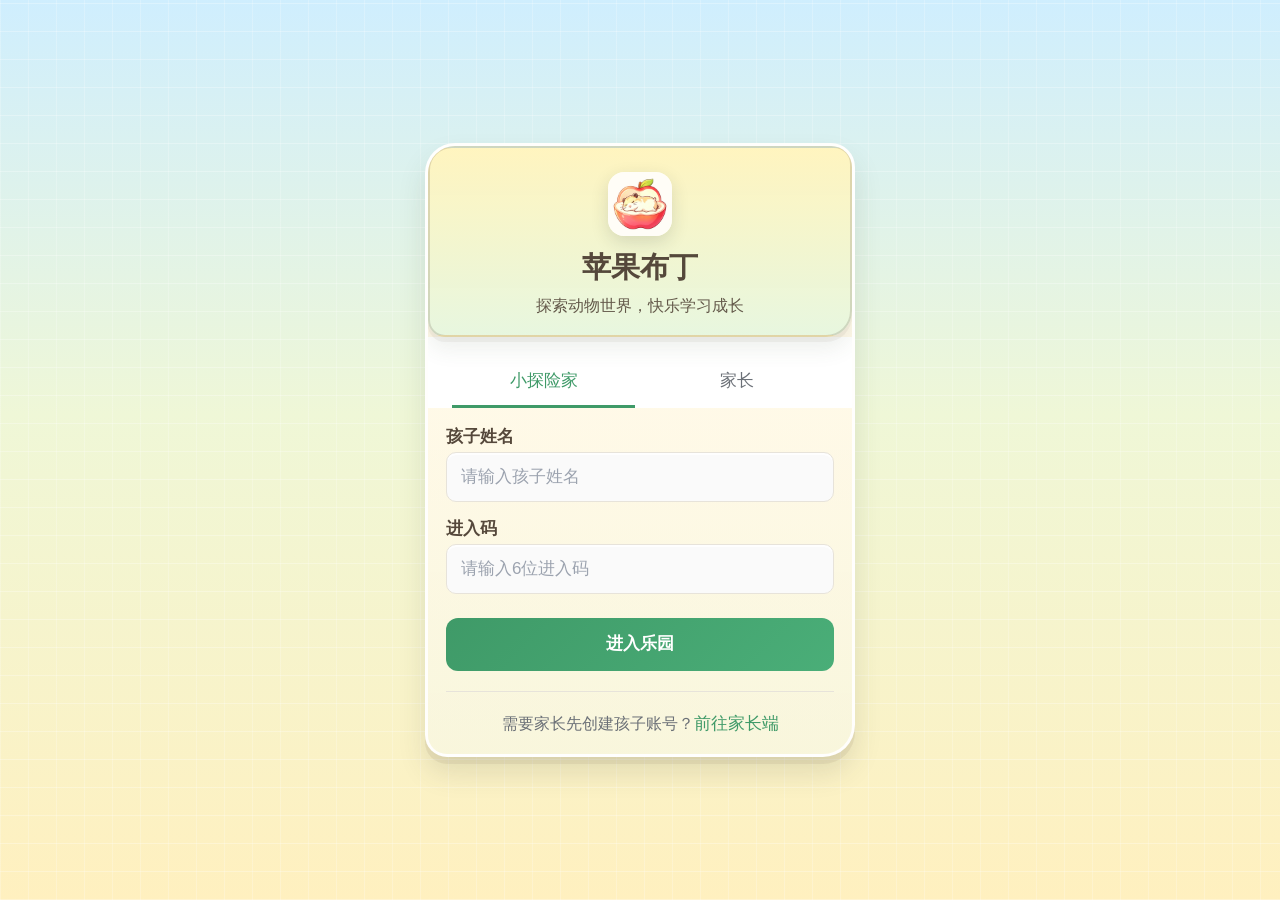
<file: static/index-login.html>
<!DOCTYPE html>
<html lang="zh-CN">
<head>
    <meta charset="UTF-8">
    <meta name="viewport" content="width=device-width, initial-scale=1.0">
    <link rel="manifest" href="/static/manifest.json">
    <meta name="theme-color" content="#3f9a68">
    <link rel="icon" href="/static/favicon.ico" sizes="any">
    <link rel="icon" type="image/png" sizes="192x192" href="/static/icon-192.png">
    <link rel="apple-touch-icon" sizes="180x180" href="/static/icon-180.png">
    <title>苹果布丁 - 登录</title>
    <style>
        * {
            margin: 0;
            padding: 0;
            box-sizing: border-box;
        }

        body {
            font-family: "Microsoft YaHei", "PingFang SC", -apple-system, BlinkMacSystemFont, sans-serif;
            background: linear-gradient(180deg, #dff4ff 0%, #eff9f0 44%, #fff8e3 100%);
            min-height: 100vh;
            display: flex;
            align-items: center;
            justify-content: center;
            padding: 20px 16px;
            overflow-x: hidden;
        }

        /* 手机风格容器 */
        .login-container {
            background: white;
            border-radius: 24px;
            box-shadow: 0 20px 60px rgba(0,0,0,0.15), 0 0 1px rgba(0,0,0,0.1);
            width: 100%;
            max-width: 420px;
            min-height: 65vh;
            max-height: 85vh;
            overflow: hidden;
            display: flex;
            flex-direction: column;
        }

        .header {
            text-align: center;
            padding: 32px 24px 20px;
            background: linear-gradient(135deg, #3f9a68 0%, #4aae78 100%);
            color: white;
            flex-shrink: 0;
        }

        .logo {
            display: inline-flex;
            align-items: center;
            justify-content: center;
            width: 64px;
            height: 64px;
            background: rgba(255,255,255,0.2);
            border-radius: 16px;
            font-size: 40px;
            margin-bottom: 12px;
            backdrop-filter: blur(10px);
            overflow: hidden;
            box-shadow: 0 6px 18px rgba(31, 41, 51, 0.14);
        }

        .logo img {
            width: 100%;
            height: 100%;
            display: block;
            object-fit: cover;
        }

        .header h1 {
            font-size: 24px;
            margin-bottom: 6px;
            font-weight: 600;
        }

        .header p {
            font-size: 13px;
            opacity: 0.9;
        }

        .role-tabs {
            display: flex;
            gap: 10px;
            padding: 20px 24px 0;
            background: white;
            flex-shrink: 0;
        }

        .role-tab {
            flex: 1;
            padding: 12px;
            text-align: center;
            background: transparent;
            border: none;
            border-bottom: 3px solid transparent;
            font-size: 15px;
            font-weight: 500;
            color: #6B7077;
            cursor: pointer;
            transition: all 0.3s;
        }

        .role-tab.active {
            color: #3f9a68;
            border-bottom-color: #3f9a68;
        }

        .content {
            padding: 24px 24px 32px;
            background: white;
            flex: 1;
            overflow-y: auto;
        }

        .role-content {
            display: none;
        }

        .role-content.active {
            display: block;
            animation: fadeIn 0.3s;
        }

        @keyframes fadeIn {
            from { opacity: 0; transform: translateY(10px); }
            to { opacity: 1; transform: translateY(0); }
        }

        .auth-tabs {
            display: flex;
            gap: 24px;
            margin-bottom: 24px;
            border-bottom: 2px solid #E7E3DA;
        }

        .auth-tab {
            padding: 10px 0;
            font-size: 15px;
            font-weight: 500;
            color: #6B7077;
            cursor: pointer;
            border-bottom: 3px solid transparent;
            transition: all 0.3s;
            margin-bottom: -2px;
        }

        .auth-tab.active {
            color: #3f9a68;
            border-bottom-color: #3f9a68;
        }

        .form-section {
            display: none;
        }

        .form-section.active {
            display: block;
        }

        .form-group {
            margin-bottom: 18px;
        }

        .form-group label {
            display: block;
            margin-bottom: 8px;
            color: #1E2227;
            font-size: 14px;
            font-weight: 500;
        }

        .form-group input,
        .form-group select {
            width: 100%;
            padding: 12px 14px;
            border: 1px solid #E7E3DA;
            border-radius: 10px;
            font-size: 15px;
            transition: all 0.2s;
            background: #fafafa;
        }

        .form-group input:focus,
        .form-group select:focus {
            outline: none;
            border-color: #3f9a68;
            background: white;
            box-shadow: 0 0 0 3px rgba(63, 154, 104, 0.1);
        }

        .form-group input::placeholder {
            color: #9CA3AF;
        }

        .submit-btn {
            width: 100%;
            padding: 14px;
            background: linear-gradient(135deg, #3f9a68 0%, #4aae78 100%);
            color: white;
            border: none;
            border-radius: 12px;
            font-size: 16px;
            font-weight: 600;
            cursor: pointer;
            transition: all 0.3s;
            margin-top: 8px;
        }

        .submit-btn:hover {
            transform: translateY(-1px);
            box-shadow: 0 6px 16px rgba(63, 154, 104, 0.3);
        }

        .submit-btn:active {
            transform: translateY(0);
        }

        .links {
            display: flex;
            justify-content: space-between;
            flex-wrap: wrap;
            gap: 10px 14px;
            margin-top: 16px;
            font-size: 13px;
            color: #6B7077;
        }

        .links a {
            color: #3f9a68;
            text-decoration: none;
            cursor: pointer;
            font-weight: 500;
            white-space: normal;
        }

        .links a:hover {
            text-decoration: underline;
        }

        .message {
            padding: 12px 14px;
            border-radius: 10px;
            margin-bottom: 16px;
            font-size: 14px;
            display: none;
            animation: slideDown 0.3s;
        }

        @keyframes slideDown {
            from {
                opacity: 0;
                transform: translateY(-10px);
            }
            to {
                opacity: 1;
                transform: translateY(0);
            }
        }

        .message.error {
            background: #fee;
            border: 1px solid #fcc;
            color: #c33;
        }

        .message.success {
            background: #e8f5e9;
            border: 1px solid #c8e6c9;
            color: #2e7d32;
        }

        .message.show {
            display: block;
        }

        .settings-link {
            text-align: center;
            margin-top: 20px;
            padding-top: 20px;
            border-top: 1px solid #E7E3DA;
            font-size: 13px;
            color: #6B7077;
        }

        .settings-link a {
            color: #3f9a68;
            text-decoration: none;
            font-weight: 500;
        }

        .settings-link a:hover {
            text-decoration: underline;
        }

        @media (max-width: 480px) {
            body {
                padding: 16px;
            }

            .login-container {
                border-radius: 20px;
            }

            .header {
                padding: 28px 20px 16px;
            }

            .logo {
                width: 56px;
                height: 56px;
                font-size: 36px;
            }

            .header h1 {
                font-size: 22px;
            }

            .role-tabs {
                padding: 16px 20px 0;
            }

            .content {
                padding: 20px 20px 28px;
            }

            .links {
                justify-content: flex-start;
            }
        }
    </style>
    <link rel="stylesheet" href="/static/styles/handdrawn.css?v=20260705-loginspacing1">
</head>
<body>
    <div class="login-container">
        <div class="header">
            <div class="logo"><img src="/static/icon-192.png" alt=""></div>
            <h1>苹果布丁</h1>
            <p>探索动物世界，快乐学习成长</p>
        </div>

        <div class="role-tabs">
            <button class="role-tab active" id="childRoleTab" onclick="switchRole('child')">小探险家</button>
            <button class="role-tab" id="parentRoleTab" onclick="switchRole('parent')">家长</button>
        </div>

        <div class="content">
            <div id="message" class="message"></div>

            <!-- 儿童端 -->
            <div id="childMode" class="role-content active">
                <form id="childLoginForm">
                    <div class="form-group">
                        <label>孩子姓名</label>
                        <input type="text" id="childName" placeholder="请输入孩子姓名" maxlength="12" required>
                    </div>
                    <div class="form-group">
                        <label>进入码</label>
                        <input type="text" id="childEntryCode" placeholder="请输入6位进入码" inputmode="numeric" maxlength="6" required>
                    </div>
                    <button type="submit" class="submit-btn">进入乐园</button>
                </form>

                <div class="settings-link">
                    需要家长先创建孩子账号？<a href="/static/parent-portal.html">前往家长端</a>
                </div>
            </div>

            <!-- 家长端 -->
            <div id="parentMode" class="role-content">

                <div class="auth-tabs">
                    <div class="auth-tab active" data-auth-tab="login" onclick="switchAuthTab('login')">登录</div>
                    <div class="auth-tab" data-auth-tab="register" onclick="switchAuthTab('register')">注册</div>
                </div>

                <!-- 家长登录 -->
                <form id="parentLoginForm" class="form-section active">
                    <div class="form-group">
                        <label>手机号或邮箱</label>
                        <input type="text" id="parentLoginUsername" placeholder="请输入手机号或邮箱" required>
                    </div>
                    <div class="form-group">
                        <label>密码</label>
                        <input type="password" id="parentLoginPassword" placeholder="请输入密码" required>
                    </div>
                    <button type="submit" class="submit-btn">登录</button>
                    <div class="links">
                        <a onclick="showMessage('忘记密码功能即将推出', 'error')">忘记密码？</a>
                        <a onclick="switchAuthTab('register')">立即注册</a>
                    </div>
                </form>

                <!-- 家长注册 -->
                <form id="parentRegisterForm" class="form-section">
                    <div class="form-group">
                        <label>家长姓名</label>
                        <input type="text" id="parentRegisterName" placeholder="请输入您的姓名" required>
                    </div>
                    <div class="form-group">
                        <label>手机号</label>
                        <input type="tel" id="parentRegisterPhone" placeholder="请输入手机号" pattern="1[3-9]\d{9}" required>
                    </div>
                    <div class="form-group">
                        <label>邮箱（可选）</label>
                        <input type="email" id="parentRegisterEmail" placeholder="请输入邮箱">
                    </div>
                    <div class="form-group">
                        <label>设置密码</label>
                        <input type="password" id="parentRegisterPassword" placeholder="8-20位密码" minlength="8" maxlength="20" required>
                    </div>
                    <div class="form-group">
                        <label>确认密码</label>
                        <input type="password" id="parentRegisterConfirm" placeholder="再次输入密码" required>
                    </div>
                    <button type="submit" class="submit-btn">注册</button>
                    <div class="links">
                        <a onclick="switchAuthTab('login')">已有账号？立即登录</a>
                    </div>
                </form>
            </div>
        </div>
    </div>

    <script>
        let currentRole = 'child';

        // 页面加载检查登录状态和角色
        window.addEventListener('DOMContentLoaded', () => {
            // 检查 URL 参数，如果有 role=parent，自动切换到家长选项卡
            const urlParams = new URLSearchParams(window.location.search);
            const roleParam = urlParams.get('role');

            if (roleParam === 'parent') {
                switchRole('parent');
            }

            // 检查是否已登录家长账号
            const token = localStorage.getItem('parentToken');
            if (token && currentRole === 'parent') {
                window.location.href = '/static/parent-portal.html';
            }

            // 绑定儿童端登录表单
            const childLoginForm = document.getElementById('childLoginForm');
            if (childLoginForm) {
                childLoginForm.addEventListener('submit', handleChildLogin);
            }

            // 绑定家长登录表单
            const parentLoginForm = document.getElementById('parentLoginForm');
            if (parentLoginForm) {
                parentLoginForm.addEventListener('submit', handleParentLogin);
            }

            // 绑定家长注册表单
            const parentRegisterForm = document.getElementById('parentRegisterForm');
            if (parentRegisterForm) {
                parentRegisterForm.addEventListener('submit', handleParentRegister);
            }
        });

        // 切换角色（儿童/家长）
        function switchRole(role) {
            currentRole = role;

            document.querySelectorAll('.role-tab').forEach(tab => tab.classList.remove('active'));
            document.getElementById(role + 'RoleTab').classList.add('active');

            document.querySelectorAll('.role-content').forEach(content => content.classList.remove('active'));
            document.getElementById(role + 'Mode').classList.add('active');

            hideMessage();
        }

        // 切换认证标签（登录/注册）
        function switchAuthTab(authType) {
            document.querySelectorAll('.auth-tab').forEach(tab => tab.classList.remove('active'));
            const targetTab = document.querySelector(`.auth-tab[data-auth-tab="${authType}"]`);
            if (targetTab) {
                targetTab.classList.add('active');
            }

            document.querySelectorAll('#parentMode .form-section').forEach(section => section.classList.remove('active'));
            document.getElementById('parent' + authType.charAt(0).toUpperCase() + authType.slice(1) + 'Form').classList.add('active');

            hideMessage();
        }

        // 显示消息
        function showMessage(text, type) {
            const msg = document.getElementById('message');
            msg.textContent = text;
            msg.className = 'message ' + type + ' show';
            setTimeout(() => hideMessage(), 5000);
        }

        function hideMessage() {
            document.getElementById('message').className = 'message';
        }

        function buildChildProgressSnapshot(child) {
            if (child.synced_progress && typeof child.synced_progress === 'object' && Object.keys(child.synced_progress).length) {
                return {
                    visits: {},
                    questions: 0,
                    doctorChecks: 0,
                    feedings: 0,
                    treatments: 0,
                    quizCorrect: 0,
                    quizTotal: 0,
                    stories: 0,
                    creations: 0,
                    activities: [],
                    totalChats: 0,
                    totalQuestions: 0,
                    totalQuizPassed: 0,
                    totalStories: 0,
                    storiesCompleted: 0,
                    uniqueAnimalsInteracted: [],
                    ...child.synced_progress,
                    visits: { ...(child.synced_progress.visits || {}) },
                    activities: Array.isArray(child.synced_progress.activities) ? child.synced_progress.activities : []
                };
            }

            return {
                visits: Object.fromEntries((child.animals_explored || []).map(animalId => [animalId, 1])),
                questions: 0,
                doctorChecks: 0,
                feedings: 0,
                treatments: 0,
                quizCorrect: child.questions_correct || 0,
                quizTotal: child.questions_answered || 0,
                stories: child.stories_created || 0,
                creations: 0,
                activities: [],
                totalChats: 0,
                totalQuestions: 0,
                totalQuizPassed: 0,
                totalStories: 0,
                storiesCompleted: 0,
                uniqueAnimalsInteracted: []
            };
        }

        async function handleChildLogin(e) {
            e.preventDefault();
            hideMessage();

            const name = document.getElementById('childName').value.trim();
            const entryCode = document.getElementById('childEntryCode').value.trim();

            if (!name || !entryCode) {
                showMessage('请输入孩子姓名和进入码', 'error');
                return;
            }

            if (!/^\d{6}$/.test(entryCode)) {
                showMessage('请输入6位进入码', 'error');
                return;
            }

            try {
                const response = await fetch('/api/family/child-access', {
                    method: 'POST',
                    headers: { 'Content-Type': 'application/json' },
                    body: JSON.stringify({
                        name: name,
                        entry_code: entryCode
                    })
                });

                const data = await response.json();

                if (response.ok && data.success) {
                    const child = data.child;
                    const sessionId = 'session_' + Date.now() + '_' + Math.random().toString(36).substr(2, 9);
                    const progressSnapshot = buildChildProgressSnapshot(child);
                    const syncedCreationsCount = Number(child.synced_creations_count || progressSnapshot.creations || 0) || 0;

                    const sessionData = {
                        sessionId: sessionId,
                        profile: {
                            name: child.name,
                            age: Number(child.age) || 6,
                            role: 'child'
                        },
                        progress: progressSnapshot,
                        selectedAnimalId: null,
                        creations: Array.from({ length: syncedCreationsCount }, (_, index) => ({
                            id: `synced-creation-${index + 1}`,
                            synced: true
                        })),
                        route: 'map',
                        linkedAccountId: data.account_id,
                        linkedChildId: child.id,
                        linkedChildProfile: child,
                        syncToken: data.sync_token,
                        lastSyncedAt: child.last_synced_at || new Date().toISOString()
                    };

                    const storeKey = 'applePuddingAnimalSessionsV3';
                    const activeSessionKey = 'applePuddingActiveSessionId';
                    let sessionStore = { sessions: {}, order: [] };

                    try {
                        const saved = localStorage.getItem(storeKey);
                        if (saved) {
                            sessionStore = JSON.parse(saved);
                        }
                    } catch (loadError) {
                        console.error('Failed to load sessions:', loadError);
                    }

                    sessionStore.sessions[sessionId] = sessionData;
                    sessionStore.order = [sessionId, ...sessionStore.order.filter(id => id !== sessionId)];
                    localStorage.setItem(storeKey, JSON.stringify(sessionStore));
                    sessionStorage.setItem(activeSessionKey, sessionId);
                    window.location.href = '/static/index.html?v=20260705-syncfix4';
                } else {
                    showMessage(data.detail || data.message || '进入失败，请检查姓名和进入码', 'error');
                }
            } catch (error) {
                console.error('孩子进入失败:', error);
                showMessage('进入失败，请稍后重试', 'error');
            }
        }

        // 家长登录处理
        async function handleParentLogin(e) {
            e.preventDefault();
            hideMessage();

            const username = document.getElementById('parentLoginUsername').value.trim();
            const password = document.getElementById('parentLoginPassword').value;

            if (!username || !password) {
                showMessage('请填写完整信息', 'error');
                return;
            }

            try {
                const response = await fetch('/api/family/login', {
                    method: 'POST',
                    headers: { 'Content-Type': 'application/json' },
                    body: JSON.stringify({ username, password })
                });

                const data = await response.json();

                if (response.ok && data.success) {
                    localStorage.setItem('parentToken', data.token);
                    localStorage.setItem('parentAccount', JSON.stringify(data.account));
                    showMessage('登录成功！正在跳转...', 'success');
                    setTimeout(() => {
                        window.location.href = '/static/parent-portal.html';
                    }, 1000);
                } else {
                    showMessage(data.detail || data.message || '登录失败，请检查账号密码', 'error');
                }
            } catch (error) {
                console.error('登录失败:', error);
                showMessage('登录失败，请稍后重试', 'error');
            }
        }

        // 家长注册处理
        async function handleParentRegister(e) {
            e.preventDefault();
            hideMessage();

            const name = document.getElementById('parentRegisterName').value.trim();
            const phone = document.getElementById('parentRegisterPhone').value.trim();
            const email = document.getElementById('parentRegisterEmail').value.trim();
            const password = document.getElementById('parentRegisterPassword').value;
            const confirmPassword = document.getElementById('parentRegisterConfirm').value;

            // 验证
            if (!name || !phone || !password) {
                showMessage('请填写必填项', 'error');
                return;
            }

            if (password.length < 8 || password.length > 20) {
                showMessage('密码长度应为8-20位', 'error');
                return;
            }

            if (password !== confirmPassword) {
                showMessage('两次密码不一致', 'error');
                return;
            }

            // 简单的手机号验证
            if (!/^1[3-9]\d{9}$/.test(phone)) {
                showMessage('请输入有效的手机号', 'error');
                return;
            }

            try {
                const response = await fetch('/api/family/register', {
                    method: 'POST',
                    headers: { 'Content-Type': 'application/json' },
                    body: JSON.stringify({
                        parent_name: name,
                        phone: phone,
                        email: email || null,
                        password: password
                    })
                });

                const data = await response.json();

                if (response.ok && data.success) {
                    showMessage('注册成功！正在跳转到登录...', 'success');
                    setTimeout(() => {
                        switchAuthTab('login');
                        // 预填手机号
                        document.getElementById('parentLoginUsername').value = phone;
                    }, 1500);
                } else {
                    const errorMessage = data.detail || data.message || data.error || '注册失败';
                    showMessage(
                        errorMessage.includes('Rate limit exceeded')
                            ? '注册过于频繁，请 1 小时后再试'
                            : errorMessage,
                        'error'
                    );
                }
            } catch (error) {
                console.error('注册失败:', error);
                showMessage('注册失败，请稍后重试', 'error');
            }
        }
    </script>
</body>
</html>
</file>
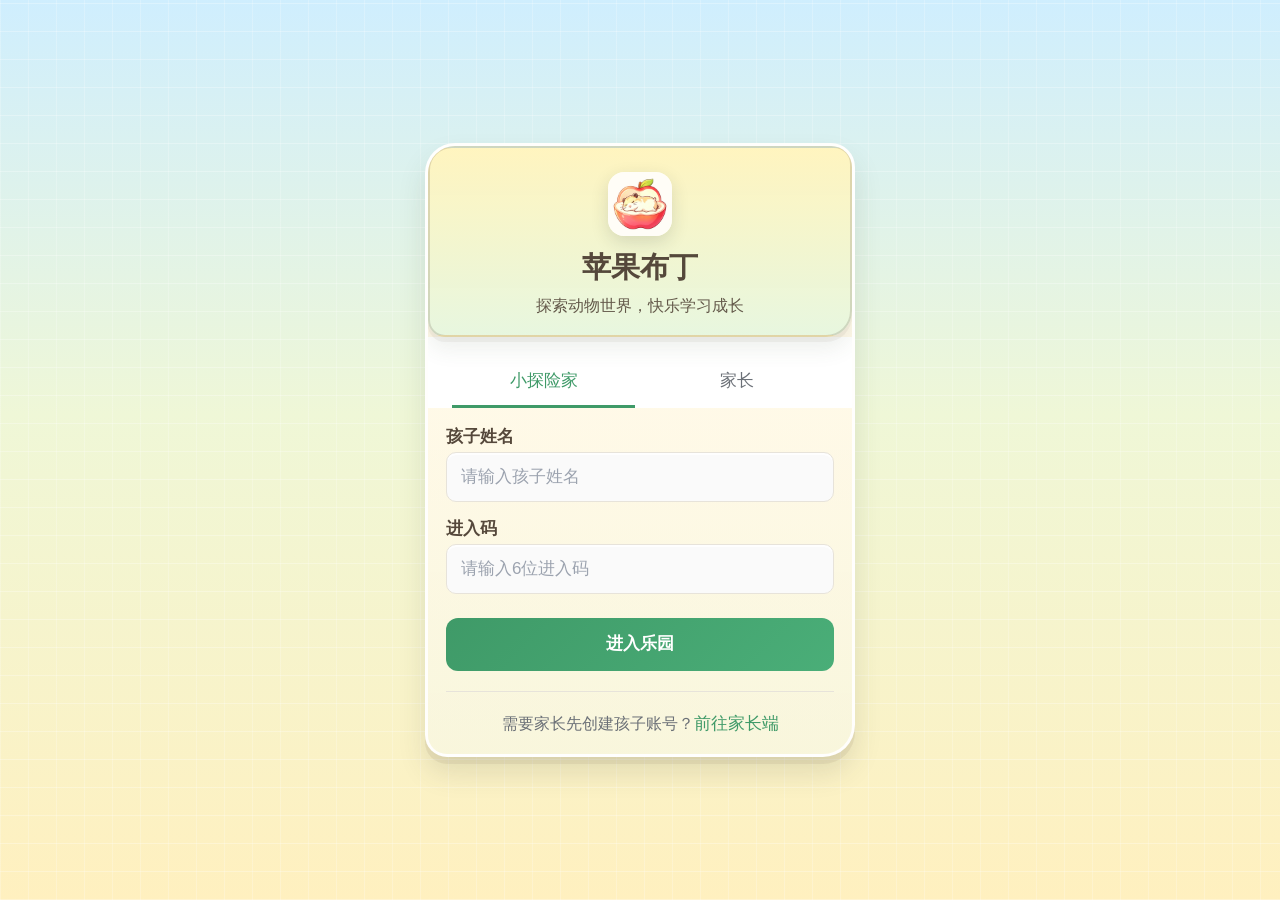
<file: static/parent-portal.html>
<!DOCTYPE html>
<html lang="zh-CN">
<head>
    <meta charset="UTF-8">
    <meta name="viewport" content="width=device-width, initial-scale=1.0">
    <link rel="manifest" href="/static/manifest.json">
    <meta name="theme-color" content="#3f9a68">
    <link rel="icon" href="/static/favicon.ico" sizes="any">
    <link rel="icon" type="image/png" sizes="192x192" href="/static/icon-192.png">
    <link rel="apple-touch-icon" sizes="180x180" href="/static/icon-180.png">
    <title>家长门户 - 苹果布丁</title>
    <style>
        :root {
            --bg: #F7F5F1;
            --surface: #FFFFFF;
            --border: #E7E3DA;
            --ink: #1E2227;
            --muted: #6B7077;
            --accent: #3C5A78;
            --accent-hover: #2E4760;
            --green: #3f9a68;
            --coral: #ef7d61;
            --shadow: 0 2px 8px rgba(0,0,0,0.08);
        }

        * {
            box-sizing: border-box;
            margin: 0;
            padding: 0;
        }

        body {
            font-family: "Microsoft YaHei", "PingFang SC", sans-serif;
            background: linear-gradient(180deg, #dff4ff 0, #eff9f0 44%, #fff8e3 100%);
            color: var(--ink);
            min-height: 100vh;
            display: flex;
            justify-content: center;
            align-items: flex-start;
            padding: 20px 16px;
            overflow-x: hidden;
        }

        /* 手机风格容器 */
        .mobile-container {
            max-width: 420px;
            width: 100%;
            background: var(--surface);
            border-radius: 24px;
            box-shadow: 0 20px 60px rgba(0,0,0,0.15), 0 0 1px rgba(0,0,0,0.1);
            overflow: hidden;
            min-height: 65vh;
            max-height: 85vh;
            display: flex;
            flex-direction: column;
        }

        /* 顶部导航栏 */
        .header {
            background: linear-gradient(135deg, var(--accent) 0%, #4a6d8c 100%);
            padding: 20px 20px 16px;
            color: white;
            flex-shrink: 0;
        }

        .header-top {
            display: flex;
            justify-content: space-between;
            align-items: center;
            margin-bottom: 12px;
        }

        .logo {
            width: 64px;
            height: 64px;
            display: flex;
            align-items: center;
            justify-content: center;
            overflow: hidden;
        }

        .logo img {
            width: 100%;
            height: 100%;
            object-fit: contain;
            display: block;
        }

        .logout-btn {
            background: linear-gradient(180deg, rgba(255, 248, 216, 0.96), rgba(249, 232, 172, 0.92));
            color: #5b503f;
            padding: 6px 14px;
            border-radius: 16px;
            font-size: 13px;
            cursor: pointer;
            border: 1px solid rgba(91, 72, 56, 0.16);
            transition: all 0.2s;
        }

        .logout-btn:hover {
            background: linear-gradient(180deg, #fff6cf, #f5e49f);
            color: #4f4637;
        }

        .header-title h1 {
            font-size: 22px;
            margin-bottom: 4px;
            font-weight: 600;
        }

        .header-title p {
            font-size: 14px;
            opacity: 0.9;
        }

        /* 主内容区域 - 可滚动 */
        .content {
            flex: 1;
            overflow-y: auto;
            padding: 20px;
            background: #fafafa;
        }

        .welcome-section {
            background: linear-gradient(135deg, #e4f4ff 0%, #f0f9ff 100%);
            border-radius: 12px;
            padding: 18px;
            margin-bottom: 20px;
            text-align: center;
        }

        .welcome-section h2 {
            font-size: 18px;
            margin-bottom: 6px;
            color: var(--accent);
        }

        .welcome-section p {
            color: var(--muted);
            font-size: 13px;
            line-height: 1.5;
        }

        .children-grid {
            display: flex;
            flex-direction: column;
            gap: 12px;
            margin-bottom: 20px;
        }

        .child-card {
            background: var(--surface);
            border: 2px solid var(--border);
            border-radius: 12px;
            padding: 16px;
            cursor: pointer;
            transition: all 0.2s;
            box-shadow: 0 2px 4px rgba(0,0,0,0.06);
            display: flex;
            align-items: center;
            gap: 14px;
        }

        .child-card:not(.add-child) {
            flex-direction: column;
            align-items: stretch;
            gap: 16px;
        }

        .child-card:hover {
            border-color: var(--accent);
            transform: translateY(-1px);
            box-shadow: 0 4px 8px rgba(0,0,0,0.1);
        }

        .child-card.add-child {
            border-style: dashed;
            justify-content: center;
            padding: 20px;
            background: rgba(255,255,255,0.5);
        }

        .child-avatar {
            font-size: 48px;
            flex-shrink: 0;
            line-height: 1;
        }

        .child-card-main {
            display: grid;
            grid-template-columns: 64px minmax(0, 1fr);
            align-items: start;
            gap: 14px;
        }

        .child-info-left {
            min-width: 0;
            display: flex;
            flex-direction: column;
            align-items: flex-start;
            gap: 6px;
        }

        .child-title-row {
            display: flex;
            align-items: baseline;
            gap: 8px 10px;
            flex-wrap: wrap;
            width: 100%;
        }

        .child-name {
            font-size: 17px;
            font-weight: 600;
            margin-bottom: 0;
        }

        .child-age {
            color: var(--muted);
            font-size: 14px;
        }

        .child-entry-code {
            color: var(--accent);
            font-size: 12px;
            font-weight: 600;
            margin-top: 0;
            letter-spacing: 0.04em;
        }

        .child-stats {
            display: grid;
            grid-template-columns: repeat(3, minmax(0, 1fr));
            gap: 12px;
            width: 100%;
        }

        .stat-item {
            text-align: center;
            background: #f8f9fa;
            padding: 6px 10px;
            border-radius: 10px;
        }

        .stat-value {
            font-size: 16px;
            font-weight: 700;
            color: var(--accent);
        }

        .stat-label {
            font-size: 11px;
            color: var(--muted);
            margin-top: 2px;
        }

        .quick-actions {
            background: var(--surface);
            border-radius: 12px;
            padding: 16px;
            box-shadow: 0 2px 4px rgba(0,0,0,0.06);
        }

        .quick-actions h3 {
            font-size: 16px;
            margin-bottom: 12px;
            color: var(--ink);
        }

        .action-buttons {
            display: flex;
            flex-direction: column;
            gap: 10px;
        }

        .action-btn {
            padding: 16px 14px;
            background: linear-gradient(135deg, #f8f9fa 0%, #ffffff 100%);
            border: 1px solid var(--border);
            border-radius: 10px;
            cursor: pointer;
            transition: all 0.2s;
            display: flex;
            align-items: center;
            gap: 12px;
        }

        .action-btn:hover {
            border-color: var(--accent);
            background: linear-gradient(135deg, #e4f4ff 0%, #f0f9ff 100%);
            transform: translateY(-1px);
        }

        .action-icon {
            font-size: 28px;
            flex-shrink: 0;
        }

        .action-text {
            font-size: 15px;
            font-weight: 500;
            flex: 1;
            text-align: left;
        }

        .portal-view[hidden] {
            display: none !important;
        }

        .management-header {
            background: linear-gradient(135deg, #fff8d8 0%, #eaf6ef 100%);
            border: 1px solid rgba(227, 210, 153, 0.7);
            border-radius: 16px;
            padding: 16px;
            margin-bottom: 14px;
            box-shadow: 0 2px 6px rgba(0,0,0,0.05);
        }

        .back-portal-btn {
            border: none;
            background: rgba(60, 90, 120, 0.1);
            color: var(--accent);
            border-radius: 999px;
            padding: 8px 12px;
            font-size: 13px;
            font-weight: 600;
            cursor: pointer;
            margin-bottom: 12px;
        }

        .management-header h2 {
            color: var(--accent);
            font-size: 20px;
            margin-bottom: 6px;
        }

        .management-header p {
            color: var(--muted);
            font-size: 13px;
            line-height: 1.5;
        }

        .settings-summary-grid {
            display: grid;
            grid-template-columns: repeat(2, minmax(0, 1fr));
            gap: 10px;
            margin-bottom: 14px;
        }

        .summary-card {
            background: var(--surface);
            border: 1px solid var(--border);
            border-radius: 14px;
            padding: 12px;
            box-shadow: 0 2px 4px rgba(0,0,0,0.04);
        }

        .summary-value {
            display: block;
            color: var(--accent);
            font-size: 19px;
            font-weight: 700;
            margin-bottom: 3px;
        }

        .summary-label {
            display: block;
            color: var(--muted);
            font-size: 12px;
        }

        .summary-card.sync-setting-card {
            grid-column: span 1;
            padding: 0;
            overflow: hidden;
        }

        .sync-setting-trigger {
            width: 100%;
            border: none;
            background: transparent;
            padding: 12px;
            text-align: left;
            cursor: pointer;
            display: flex;
            align-items: center;
            justify-content: space-between;
            gap: 10px;
            color: inherit;
            font-family: inherit;
        }

        .sync-setting-trigger:hover {
            background: #f8fbff;
        }

        .sync-setting-text {
            min-width: 0;
        }

        .sync-chevron {
            color: var(--accent);
            font-size: 16px;
            transition: transform 0.2s;
        }

        .sync-setting-card.open .sync-chevron {
            transform: rotate(180deg);
        }

        .sync-interval-options {
            display: none;
            grid-template-columns: repeat(2, minmax(0, 1fr));
            gap: 6px;
            padding: 0 12px 12px;
        }

        .sync-setting-card.open .sync-interval-options {
            display: grid;
        }

        .sync-interval-option {
            border: 1px solid var(--border);
            background: #fff;
            color: var(--accent);
            border-radius: 999px;
            padding: 6px 8px;
            font-size: 12px;
            font-weight: 700;
            cursor: pointer;
            transition: all 0.2s;
        }

        .sync-interval-option:hover {
            border-color: var(--accent);
            background: #eef8ff;
        }

        .sync-interval-option.active {
            background: var(--accent);
            border-color: var(--accent);
            color: #fff;
            box-shadow: 0 2px 6px rgba(60, 90, 120, 0.22);
        }

        .manage-section {
            background: var(--surface);
            border-radius: 16px;
            padding: 15px;
            box-shadow: 0 2px 6px rgba(0,0,0,0.06);
            margin-bottom: 14px;
        }

        .management-toolbar {
            display: flex;
            justify-content: space-between;
            gap: 12px;
            align-items: center;
            margin-bottom: 12px;
        }

        .management-toolbar h3 {
            color: var(--ink);
            font-size: 16px;
            margin-bottom: 4px;
        }

        .management-toolbar p {
            color: var(--muted);
            font-size: 12px;
            line-height: 1.4;
        }

        .manage-children-list {
            display: flex;
            flex-direction: column;
            gap: 12px;
        }

        .manage-child-card {
            border: 1px solid var(--border);
            border-radius: 14px;
            padding: 13px;
            background: linear-gradient(135deg, #fbfbfa 0%, #ffffff 100%);
        }

        .manage-child-top {
            display: grid;
            grid-template-columns: 52px minmax(0, 1fr);
            gap: 12px;
            align-items: start;
            margin-bottom: 12px;
        }

        .manage-child-avatar {
            width: 52px;
            height: 52px;
            display: flex;
            align-items: center;
            justify-content: center;
            font-size: 34px;
            border-radius: 16px;
            background: #f0f7ff;
        }

        .manage-child-name-row {
            display: flex;
            flex-wrap: wrap;
            align-items: baseline;
            gap: 6px;
            margin-bottom: 6px;
        }

        .manage-child-name {
            font-size: 16px;
            font-weight: 700;
            color: var(--ink);
        }

        .manage-child-age {
            font-size: 13px;
            color: var(--muted);
        }

        .manage-child-code {
            display: inline-flex;
            align-items: center;
            gap: 6px;
            color: var(--accent);
            background: rgba(60, 90, 120, 0.08);
            border-radius: 999px;
            padding: 5px 9px;
            font-size: 12px;
            font-weight: 700;
            letter-spacing: 0.04em;
        }

        .manage-child-stats {
            display: grid;
            grid-template-columns: repeat(3, minmax(0, 1fr));
            gap: 8px;
            margin-bottom: 12px;
        }

        .manage-stat {
            background: #f8f9fa;
            border-radius: 10px;
            padding: 8px 6px;
            text-align: center;
        }

        .manage-stat strong {
            display: block;
            color: var(--accent);
            font-size: 15px;
            margin-bottom: 2px;
        }

        .manage-stat span {
            color: var(--muted);
            font-size: 11px;
        }

        .manage-child-actions {
            display: grid;
            grid-template-columns: repeat(auto-fit, minmax(96px, 1fr));
            gap: 8px;
        }

        .mini-action-btn {
            border: 1px solid var(--border);
            background: #ffffff;
            color: var(--accent);
            border-radius: 10px;
            padding: 9px 8px;
            font-size: 12px;
            font-weight: 700;
            cursor: pointer;
            transition: all 0.2s;
        }

        .mini-action-btn:hover {
            border-color: var(--accent);
            background: #e4f4ff;
        }

        .mini-action-btn.add {
            background: var(--accent);
            border-color: var(--accent);
            color: white;
            flex-shrink: 0;
        }

        .mini-action-btn.danger {
            color: #b84a36;
            border-color: rgba(239, 125, 97, 0.42);
            background: #fff7f4;
        }

        .mini-action-btn.danger:hover {
            background: #ffece5;
            border-color: var(--coral);
        }

        .empty-manage-state {
            border: 1px dashed var(--border);
            border-radius: 14px;
            padding: 18px;
            text-align: center;
            color: var(--muted);
            background: rgba(255,255,255,0.65);
        }

        .empty-manage-state .empty-icon {
            font-size: 34px;
            margin-bottom: 6px;
        }

        .settings-note {
            background: rgba(63, 154, 104, 0.09);
            border: 1px solid rgba(63, 154, 104, 0.16);
            border-radius: 14px;
            color: #3c7154;
            padding: 12px;
            font-size: 12px;
            line-height: 1.6;
        }

        .delete-confirm-message {
            color: var(--muted);
            font-size: 14px;
            line-height: 1.7;
            text-align: center;
        }

        /* 模态框 */
        .modal {
            display: none;
            position: fixed;
            top: 0;
            left: 0;
            width: 100%;
            height: 100%;
            background: rgba(0,0,0,0.6);
            align-items: center;
            justify-content: center;
            z-index: 1000;
            padding: 20px;
        }

        .modal.active {
            display: flex;
        }

        .modal-content {
            background: var(--surface);
            border-radius: 16px;
            padding: 24px;
            max-width: 380px;
            width: 100%;
            max-height: calc(100dvh - 40px);
            overflow-y: auto;
            box-shadow: 0 20px 60px rgba(0,0,0,0.3);
        }

        .logout-modal-content {
            background: linear-gradient(180deg, #fff8d8 0%, #f5f8e9 100%);
            border: 2px solid rgba(227, 210, 153, 0.92);
            box-shadow: 0 20px 60px rgba(91, 72, 56, 0.22);
        }

        .logout-confirm-message {
            color: var(--muted);
            font-size: 15px;
            line-height: 1.6;
            text-align: center;
        }

        .modal-header {
            font-size: 20px;
            font-weight: 600;
            margin-bottom: 18px;
            text-align: center;
        }

        .form-group {
            margin-bottom: 16px;
        }

        .form-group label {
            display: block;
            margin-bottom: 6px;
            font-weight: 500;
            font-size: 14px;
        }

        .form-group input,
        .form-group select {
            width: 100%;
            padding: 10px 12px;
            border: 1px solid var(--border);
            border-radius: 10px;
            font-size: 15px;
        }

        .avatar-selector {
            display: grid;
            grid-template-columns: repeat(auto-fit, minmax(64px, 1fr));
            gap: 10px;
        }

        .avatar-option {
            font-size: 40px;
            text-align: center;
            padding: 10px;
            border: 2px solid var(--border);
            border-radius: 10px;
            cursor: pointer;
            transition: all 0.2s;
        }

        .avatar-option:hover {
            border-color: var(--accent);
        }

        .avatar-option.selected {
            border-color: var(--accent);
            background: #e4f4ff;
        }

        .form-actions {
            display: flex;
            gap: 10px;
            justify-content: stretch;
            margin-top: 20px;
            flex-wrap: wrap;
        }

        .form-actions button {
            flex: 1;
            padding: 12px;
            border: none;
            border-radius: 10px;
            font-size: 15px;
            font-weight: 500;
            cursor: pointer;
            transition: all 0.2s;
        }

        button.primary {
            background: var(--accent);
            color: white;
        }

        button.primary:hover {
            background: var(--accent-hover);
        }

        button.primary.danger {
            background: var(--coral);
        }

        button.primary.danger:hover {
            background: #d7634c;
        }

        button.secondary {
            background: #f0f0f0;
            color: var(--ink);
        }

        button.secondary:hover {
            background: #e0e0e0;
        }

        .toast {
            position: fixed;
            bottom: 24px;
            left: 50%;
            transform: translateX(-50%);
            background: var(--ink);
            color: white;
            padding: 14px 20px;
            border-radius: 24px;
            box-shadow: 0 4px 12px rgba(0,0,0,0.3);
            z-index: 2000;
            animation: slideUp 0.3s;
            max-width: 90%;
            text-align: center;
        }

        @keyframes slideUp {
            from {
                transform: translateX(-50%) translateY(100px);
                opacity: 0;
            }
            to {
                transform: translateX(-50%) translateY(0);
                opacity: 1;
            }
        }

        /* 滚动条样式 */
        .content::-webkit-scrollbar {
            width: 6px;
        }

        .content::-webkit-scrollbar-track {
            background: transparent;
        }

        .content::-webkit-scrollbar-thumb {
            background: rgba(0,0,0,0.2);
            border-radius: 3px;
        }

        .content::-webkit-scrollbar-thumb:hover {
            background: rgba(0,0,0,0.3);
        }

        @media (max-width: 430px) {
            body {
                padding: 16px 12px;
            }

            .modal {
                padding: 12px;
            }

            .modal-content {
                padding: 18px;
                max-height: calc(100dvh - 24px);
            }

            .manage-child-actions {
                grid-template-columns: repeat(2, minmax(0, 1fr));
            }

            .avatar-selector {
                grid-template-columns: repeat(3, minmax(0, 1fr));
            }

            .toast {
                bottom: 12px;
                width: min(calc(100vw - 24px), 380px);
            }
        }
    </style>
    <link rel="stylesheet" href="/static/styles/handdrawn.css?v=20260705-overlapfix1">
</head>
<body>
    <div class="mobile-container">
        <div class="header">
            <div class="header-top">
                <div class="logo">
                    <img src="/static/assets/brand/apple-pudding-logo-transparent.png?v=20260704-parent-logo2" alt="苹果布丁">
                </div>
                <button class="logout-btn" onclick="showLogoutModal()">退出</button>
            </div>
            <div class="header-title">
                <h1>家长门户</h1>
                <p id="parentName">欢迎回来</p>
            </div>
        </div>

        <div class="content">
            <section class="portal-view" id="portalHomeView">
                <div class="welcome-section">
                    <h2>选择孩子账号</h2>
                    <p>点击头像进入孩子的学习空间</p>
                </div>

                <div class="children-grid" id="childrenGrid">
                    <div class="child-card add-child" onclick="showAddChildModal()">
                        <div class="child-avatar">➕</div>
                        <div class="child-info-left">
                            <div class="child-name">添加孩子</div>
                            <p class="child-age">创建新账号</p>
                        </div>
                    </div>
                </div>

                <div class="quick-actions">
                    <h3>快捷功能</h3>
                    <div class="action-buttons">
                        <div class="action-btn" onclick="goToReport()">
                            <div class="action-icon">📊</div>
                            <div class="action-text">学习报告</div>
                        </div>
                        <div class="action-btn" onclick="goToSettings()">
                            <div class="action-icon">⚙️</div>
                            <div class="action-text">系统设置</div>
                        </div>
                    </div>
                </div>
            </section>

            <section class="portal-view parent-management-view" id="parentSettingsView" hidden>
                <div class="management-header">
                    <button type="button" class="back-portal-btn" onclick="backToPortalHome()">← 返回家长门户</button>
                    <h2>孩子管理</h2>
                    <p>这里专门管理孩子档案。孩子端需要输入“孩子姓名 + 进入码”才能进入，对应数据会同步到家长端。</p>
                </div>

                <div class="settings-summary-grid">
                    <div class="summary-card">
                        <div class="summary-value" id="settingsChildCount">0</div>
                        <div class="summary-label">孩子档案</div>
                    </div>
                    <div class="summary-card sync-setting-card">
                        <button type="button" class="sync-setting-trigger" id="syncIntervalTrigger" onclick="toggleSyncIntervalDropdown()" aria-expanded="false" aria-controls="syncIntervalOptions">
                            <span class="sync-setting-text">
                                <span class="summary-value" id="settingsSyncIntervalValue">6小时</span>
                                <span class="summary-label">自动同步一次</span>
                            </span>
                            <span class="sync-chevron">⌄</span>
                        </button>
                        <div class="sync-interval-options" id="syncIntervalOptions" aria-label="自动同步频率">
                            <button type="button" class="sync-interval-option" data-hours="3">3小时</button>
                            <button type="button" class="sync-interval-option" data-hours="6">6小时</button>
                            <button type="button" class="sync-interval-option" data-hours="9">9小时</button>
                            <button type="button" class="sync-interval-option" data-hours="12">12小时</button>
                        </div>
                    </div>
                </div>

                <div class="manage-section">
                    <div class="management-toolbar">
                        <div>
                            <h3>孩子档案</h3>
                            <p>可以新增孩子、复制/修改进入码，或删除不再使用的档案。</p>
                        </div>
                        <button type="button" class="mini-action-btn add" onclick="showAddChildModal()">＋ 添加</button>
                    </div>
                    <div class="manage-children-list" id="settingsChildrenList"></div>
                </div>

                <div class="settings-note">
                    小提示：如果孩子的进入码泄露或输错人了，直接点“修改进入码”即可；同步频率会影响孩子端自动上传学习数据的间隔。
                </div>
            </section>
        </div>
    </div>

    <!-- 添加孩子模态框 -->
    <div class="modal" id="addChildModal">
        <div class="modal-content">
            <div class="modal-header">添加孩子</div>
            <form id="addChildForm">
                <div class="form-group">
                    <label>孩子姓名</label>
                    <input type="text" id="childName" placeholder="请输入孩子的姓名" required>
                </div>
                <div class="form-group">
                    <label>年龄</label>
                    <input type="number" id="childAge" min="3" max="12" placeholder="3-12岁" required>
                </div>
                <div class="form-group">
                    <label>选择头像</label>
                    <div class="avatar-selector" id="avatarSelector">
                        <div class="avatar-option" data-avatar="👦">👦</div>
                        <div class="avatar-option" data-avatar="👧">👧</div>
                        <div class="avatar-option" data-avatar="🧒">🧒</div>
                        <div class="avatar-option" data-avatar="🐼">🐼</div>
                        <div class="avatar-option" data-avatar="🐰">🐰</div>
                        <div class="avatar-option" data-avatar="🐻">🐻</div>
                        <div class="avatar-option" data-avatar="🦁">🦁</div>
                        <div class="avatar-option" data-avatar="🐯">🐯</div>
                    </div>
                </div>
                <div class="form-actions">
                    <button type="button" class="secondary" onclick="closeModal('addChildModal')">取消</button>
                    <button type="submit" class="primary">添加</button>
                </div>
            </form>
        </div>
    </div>

    <div class="modal" id="logoutConfirmModal">
        <div class="modal-content logout-modal-content">
            <div class="modal-header">退出登录</div>
            <p class="logout-confirm-message">确定要退出当前家长账号吗？</p>
            <div class="form-actions">
                <button type="button" class="secondary" onclick="closeModal('logoutConfirmModal')">取消</button>
                <button type="button" class="primary" onclick="logout()">确认退出</button>
            </div>
        </div>
    </div>

    <div class="modal" id="deleteChildModal">
        <div class="modal-content logout-modal-content">
            <div class="modal-header">删除孩子档案</div>
            <p class="delete-confirm-message" id="deleteChildMessage">确定要删除这个孩子档案吗？</p>
            <div class="form-actions">
                <button type="button" class="secondary" onclick="closeModal('deleteChildModal')">取消</button>
                <button type="button" class="primary danger" onclick="deleteSelectedChild()">确认删除</button>
            </div>
        </div>
    </div>

    <script src="/static/auth-fetch.js"></script>
    <script>
        let currentAccount = null;
        let selectedAvatar = '👦';
        let loadedChildren = [];
        let deleteChildCandidate = null;
        const SYNC_INTERVAL_STORAGE_KEY = 'applePuddingChildSyncIntervalHours';
        const SYNC_INTERVAL_OPTIONS = [3, 6, 9, 12];
        let syncIntervalDropdownOpen = false;

        // 页面加载时检查登录状态
        window.addEventListener('DOMContentLoaded', async () => {
            const token = localStorage.getItem('parentToken');
            if (!token) {
                window.location.href = '/static/index-login.html';
                return;
            }

            const accountData = localStorage.getItem('parentAccount');
            if (accountData) {
                currentAccount = JSON.parse(accountData);
                document.getElementById('parentName').textContent = `${currentAccount.parent_name}，欢迎回来`;
            }

            await loadChildren();
            renderSyncIntervalSetting();
        });

        // 加载孩子列表
        async function loadChildren() {
            if (!currentAccount) return;

            try {
                const response = await authFetch(`/api/family/accounts/${currentAccount.id}`);
                if (response.ok) {
                    const data = await response.json();
                    const children = data.account.children || [];
                    currentAccount = data.account;
                    localStorage.setItem('parentAccount', JSON.stringify(data.account));
                    loadedChildren = children;
                    renderChildren(children);
                    renderManagementChildren(children);
                }
            } catch (error) {
                console.error('加载孩子列表失败:', error);
            }
        }

        function buildChildProgressSnapshot(child) {
            if (child.synced_progress && typeof child.synced_progress === 'object' && Object.keys(child.synced_progress).length) {
                return {
                    visits: {},
                    questions: 0,
                    doctorChecks: 0,
                    feedings: 0,
                    treatments: 0,
                    quizCorrect: 0,
                    quizTotal: 0,
                    stories: 0,
                    creations: 0,
                    activities: [],
                    totalChats: 0,
                    totalQuestions: 0,
                    totalQuizPassed: 0,
                    totalStories: 0,
                    storiesCompleted: 0,
                    uniqueAnimalsInteracted: [],
                    ...child.synced_progress,
                    visits: { ...(child.synced_progress.visits || {}) },
                    activities: Array.isArray(child.synced_progress.activities) ? child.synced_progress.activities : []
                };
            }

            return {
                visits: Object.fromEntries((child.animals_explored || []).map(animalId => [animalId, 1])),
                questions: 0,
                doctorChecks: 0,
                feedings: 0,
                treatments: 0,
                quizCorrect: child.questions_correct || 0,
                quizTotal: child.questions_answered || 0,
                stories: child.stories_created || 0,
                creations: 0,
                activities: [],
                totalChats: 0,
                totalQuestions: 0,
                totalQuizPassed: 0,
                totalStories: 0,
                storiesCompleted: 0,
                uniqueAnimalsInteracted: []
            };
        }

        // 渲染孩子卡片
        function renderChildren(children) {
            const grid = document.getElementById('childrenGrid');
            const addChildCard = grid.querySelector('.add-child');

            // 清除现有的孩子卡片
            grid.querySelectorAll('.child-card:not(.add-child)').forEach(card => card.remove());

            // 添加孩子卡片
            children.forEach(child => {
                const card = document.createElement('div');
                card.className = 'child-card';
                card.onclick = () => enterChildSpace(child);

                const accuracy = child.questions_answered > 0
                    ? Math.round((child.questions_correct / child.questions_answered) * 100)
                    : 0;

                card.innerHTML = `
                    <div class="child-card-main">
                        <div class="child-avatar">${child.avatar || '👤'}</div>
                        <div class="child-info-left">
                            <div class="child-title-row">
                                <div class="child-name">${child.name}</div>
                                <div class="child-age">${child.age}岁</div>
                            </div>
                            <div class="child-entry-code">进入码：${child.entry_code || '待生成'}</div>
                        </div>
                    </div>
                    <div class="child-stats">
                        <div class="stat-item">
                            <div class="stat-value">${child.animals_explored?.length || 0}</div>
                            <div class="stat-label">动物</div>
                        </div>
                        <div class="stat-item">
                            <div class="stat-value">${accuracy}%</div>
                            <div class="stat-label">正确率</div>
                        </div>
                        <div class="stat-item">
                            <div class="stat-value">${child.current_streak || 0}</div>
                            <div class="stat-label">连续</div>
                        </div>
                    </div>
                `;

                grid.insertBefore(card, addChildCard);
            });
        }

        function escapeHtml(value) {
            return String(value ?? '').replace(/[&<>"']/g, char => ({
                '&': '&amp;',
                '<': '&lt;',
                '>': '&gt;',
                '"': '&quot;',
                "'": '&#039;'
            }[char]));
        }

        function getChildAccuracy(child) {
            return child.questions_answered > 0
                ? Math.round((child.questions_correct / child.questions_answered) * 100)
                : 0;
        }

        function formatLastSync(child) {
            if (!child.last_synced_at) return '未同步';
            const date = new Date(child.last_synced_at);
            if (Number.isNaN(date.getTime())) return '未同步';
            return `${date.getMonth() + 1}/${date.getDate()} ${String(date.getHours()).padStart(2, '0')}:${String(date.getMinutes()).padStart(2, '0')}`;
        }

        function renderManagementChildren(children = loadedChildren) {
            const countNode = document.getElementById('settingsChildCount');
            const list = document.getElementById('settingsChildrenList');
            if (!list) return;

            if (countNode) {
                countNode.textContent = children.length;
            }

            if (!children.length) {
                list.innerHTML = `
                    <div class="empty-manage-state">
                        <div class="empty-icon">🌱</div>
                        <div>还没有孩子档案，先添加一个孩子吧。</div>
                    </div>
                `;
                return;
            }

            list.innerHTML = children.map(child => {
                const accuracy = getChildAccuracy(child);
                const animalsCount = child.animals_explored?.length || 0;
                const entryCode = child.entry_code || '待生成';

                return `
                    <div class="manage-child-card">
                        <div class="manage-child-top">
                            <div class="manage-child-avatar">${escapeHtml(child.avatar || '👤')}</div>
                            <div>
                                <div class="manage-child-name-row">
                                    <div class="manage-child-name">${escapeHtml(child.name)}</div>
                                    <div class="manage-child-age">${escapeHtml(child.age || '-')}岁</div>
                                </div>
                                <div class="manage-child-code">进入码：${escapeHtml(entryCode)}</div>
                            </div>
                        </div>
                        <div class="manage-child-stats">
                            <div class="manage-stat">
                                <strong>${animalsCount}</strong>
                                <span>已看动物</span>
                            </div>
                            <div class="manage-stat">
                                <strong>${accuracy}%</strong>
                                <span>答题正确率</span>
                            </div>
                            <div class="manage-stat">
                                <strong>${escapeHtml(formatLastSync(child))}</strong>
                                <span>最近同步</span>
                            </div>
                        </div>
                        <div class="manage-child-actions">
                            <button type="button" class="mini-action-btn" onclick="copyEntryCode('${child.id}')">复制进入码</button>
                            <button type="button" class="mini-action-btn" onclick="refreshEntryCodeFromPortal('${child.id}')">修改进入码</button>
                            <button type="button" class="mini-action-btn danger" onclick="showDeleteChildModal('${child.id}')">删除孩子</button>
                        </div>
                    </div>
                `;
            }).join('');
        }

        function getSyncIntervalHours() {
            const saved = Number(localStorage.getItem(SYNC_INTERVAL_STORAGE_KEY));
            return SYNC_INTERVAL_OPTIONS.includes(saved) ? saved : 6;
        }

        function setSyncIntervalDropdownOpen(isOpen) {
            syncIntervalDropdownOpen = Boolean(isOpen);
            const card = document.querySelector('.sync-setting-card');
            const trigger = document.getElementById('syncIntervalTrigger');
            if (card) {
                card.classList.toggle('open', syncIntervalDropdownOpen);
            }
            if (trigger) {
                trigger.setAttribute('aria-expanded', syncIntervalDropdownOpen ? 'true' : 'false');
            }
        }

        function toggleSyncIntervalDropdown() {
            setSyncIntervalDropdownOpen(!syncIntervalDropdownOpen);
        }

        function setSyncIntervalHours(hours) {
            const parsedHours = Number(hours);
            const nextHours = SYNC_INTERVAL_OPTIONS.includes(parsedHours) ? parsedHours : 6;
            localStorage.setItem(SYNC_INTERVAL_STORAGE_KEY, String(nextHours));
            setSyncIntervalDropdownOpen(false);
            renderSyncIntervalSetting();
            showToast(`已设置为每 ${nextHours} 小时自动同步一次`, 'success');
        }

        function renderSyncIntervalSetting() {
            const selectedHours = getSyncIntervalHours();
            const valueNode = document.getElementById('settingsSyncIntervalValue');
            if (valueNode) {
                valueNode.textContent = `${selectedHours}小时`;
            }

            document.querySelectorAll('.sync-interval-option').forEach(button => {
                const isActive = Number(button.dataset.hours) === selectedHours;
                button.classList.toggle('active', isActive);
                button.setAttribute('aria-pressed', isActive ? 'true' : 'false');
            });
        }

        function updateSavedCurrentChild(updatedChild) {
            const savedChild = localStorage.getItem('currentChild');
            if (!savedChild) return;

            try {
                const parsedChild = JSON.parse(savedChild);
                if (parsedChild.id === updatedChild.id) {
                    localStorage.setItem('currentChild', JSON.stringify(updatedChild));
                }
            } catch (error) {
                console.error('更新当前孩子缓存失败:', error);
            }
        }

        // 进入孩子的学习报告界面
        function enterChildSpace(child, initialRoute = 'report-overview') {
            const parentAccount = JSON.parse(localStorage.getItem('parentAccount') || '{}');
            const progressSnapshot = buildChildProgressSnapshot(child);
            const syncedCreationsCount = Number(child.synced_creations_count || progressSnapshot.creations || 0) || 0;

            // 创建家长角色的会话ID
            const sessionId = 'session_' + Date.now() + '_' + Math.random().toString(36).substr(2, 9);

            // 创建家长会话数据（使用 index.html 的数据结构）
            const sessionData = {
                sessionId: sessionId,
                profile: {
                    name: parentAccount.parent_name || '家长',
                    age: null,
                    role: 'parent'  // 家长角色
                },
                progress: progressSnapshot,
                selectedAnimalId: null,
                creations: Array.from({ length: syncedCreationsCount }, (_, index) => ({
                    id: `synced-creation-${index + 1}`,
                    synced: true
                })),
                route: initialRoute,
                // 保存孩子信息供报告页面使用
                selectedChild: child,
                parentAccountId: parentAccount.account_id || parentAccount.id,
                lastSyncedAt: child.last_synced_at || null
            };

            // 保存会话数据到 localStorage（使用 index.html 的存储键）
            const storeKey = 'applePuddingAnimalSessionsV3';
            const activeSessionKey = 'applePuddingActiveSessionId';
            let sessionStore = { sessions: {}, order: [] };

            try {
                const saved = localStorage.getItem(storeKey);
                if (saved) {
                    sessionStore = JSON.parse(saved);
                }
            } catch (e) {
                console.error('Failed to load sessions:', e);
            }

            // 添加新会话
            sessionStore.sessions[sessionId] = sessionData;
            sessionStore.order = [sessionId, ...sessionStore.order.filter(id => id !== sessionId)];

            // 保存到 localStorage
            localStorage.setItem(storeKey, JSON.stringify(sessionStore));
            localStorage.setItem('currentChild', JSON.stringify(child));

            // 设置当前活动会话
            sessionStorage.setItem(activeSessionKey, sessionId);

            // 跳转到主应用（家长端界面）
            window.location.href = '/static/index.html?v=20260705-syncfix4';
        }

        // 显示添加孩子模态框
        function showAddChildModal() {
            document.getElementById('addChildModal').classList.add('active');
        }

        function showLogoutModal() {
            document.getElementById('logoutConfirmModal').classList.add('active');
        }

        // 关闭模态框
        function closeModal(modalId) {
            document.getElementById(modalId).classList.remove('active');
            if (modalId === 'deleteChildModal') {
                deleteChildCandidate = null;
            }
        }

        function showParentSettingsView() {
            document.getElementById('portalHomeView').hidden = true;
            document.getElementById('parentSettingsView').hidden = false;
            renderManagementChildren(loadedChildren);
            setSyncIntervalDropdownOpen(false);
            renderSyncIntervalSetting();
            document.querySelector('.content').scrollTop = 0;
        }

        function backToPortalHome() {
            document.getElementById('parentSettingsView').hidden = true;
            document.getElementById('portalHomeView').hidden = false;
            setSyncIntervalDropdownOpen(false);
            document.querySelector('.content').scrollTop = 0;
        }

        async function copyEntryCode(childId) {
            const child = loadedChildren.find(item => item.id === childId);
            if (!child || !child.entry_code) {
                showToast('这个孩子还没有进入码', 'error');
                return;
            }

            try {
                if (navigator.clipboard && window.isSecureContext) {
                    await navigator.clipboard.writeText(child.entry_code);
                } else {
                    const input = document.createElement('textarea');
                    input.value = child.entry_code;
                    input.setAttribute('readonly', '');
                    input.style.position = 'fixed';
                    input.style.opacity = '0';
                    document.body.appendChild(input);
                    input.select();
                    document.execCommand('copy');
                    input.remove();
                }
                showToast('进入码已复制', 'success');
            } catch (error) {
                console.error('复制进入码失败:', error);
                showToast(`进入码：${child.entry_code}`, 'info');
            }
        }

        async function refreshEntryCodeFromPortal(childId) {
            if (!currentAccount) return;

            try {
                const response = await authFetch(`/api/family/accounts/${currentAccount.id}/children/${childId}/entry-code`, {
                    method: 'POST',
                    headers: { 'Content-Type': 'application/json' },
                    body: JSON.stringify({})
                });
                const data = await response.json();

                if (response.ok && data.success) {
                    loadedChildren = loadedChildren.map(child => child.id === childId ? data.child : child);
                    updateSavedCurrentChild(data.child);
                    renderChildren(loadedChildren);
                    renderManagementChildren(loadedChildren);
                    showToast(`新进入码：${data.child.entry_code}`, 'success');
                } else {
                    showToast(data.detail || '修改进入码失败', 'error');
                }
            } catch (error) {
                console.error('修改进入码失败:', error);
                showToast('修改进入码失败，请稍后再试', 'error');
            }
        }

        function showDeleteChildModal(childId) {
            const child = loadedChildren.find(item => item.id === childId);
            if (!child) {
                showToast('没有找到这个孩子档案', 'error');
                return;
            }

            deleteChildCandidate = child;
            document.getElementById('deleteChildMessage').textContent =
                `确定要删除「${child.name}」的孩子档案吗？删除后，这个孩子原来的进入码将不能再使用。`;
            document.getElementById('deleteChildModal').classList.add('active');
        }

        async function deleteSelectedChild() {
            if (!currentAccount || !deleteChildCandidate) return;
            const childToDelete = deleteChildCandidate;

            try {
                const response = await authFetch(`/api/family/accounts/${currentAccount.id}/children/${childToDelete.id}`, {
                    method: 'DELETE'
                });
                const data = await response.json();

                if (response.ok && data.success) {
                    closeModal('deleteChildModal');
                    currentAccount = data.account || currentAccount;
                    localStorage.setItem('parentAccount', JSON.stringify(currentAccount));
                    loadedChildren = currentAccount.children || loadedChildren.filter(child => child.id !== childToDelete.id);

                    const savedChild = localStorage.getItem('currentChild');
                    if (savedChild) {
                        try {
                            const parsedChild = JSON.parse(savedChild);
                            if (parsedChild.id === childToDelete.id) {
                                localStorage.removeItem('currentChild');
                            }
                        } catch (error) {
                            localStorage.removeItem('currentChild');
                        }
                    }

                    renderChildren(loadedChildren);
                    renderManagementChildren(loadedChildren);
                    showToast('孩子档案已删除', 'success');
                } else {
                    showToast(data.detail || '删除失败，请重试', 'error');
                }
            } catch (error) {
                console.error('删除孩子失败:', error);
                showToast('删除失败，请稍后再试', 'error');
            }
        }

        // 头像选择
        document.addEventListener('DOMContentLoaded', () => {
            const avatarOptions = document.querySelectorAll('.avatar-option');
            avatarOptions.forEach(option => {
                option.addEventListener('click', () => {
                    avatarOptions.forEach(opt => opt.classList.remove('selected'));
                    option.classList.add('selected');
                    selectedAvatar = option.dataset.avatar;
                });
            });
            // 默认选中第一个
            if (avatarOptions.length > 0) {
                avatarOptions[0].classList.add('selected');
            }

            document.querySelectorAll('.sync-interval-option').forEach(button => {
                button.addEventListener('click', () => setSyncIntervalHours(button.dataset.hours));
            });

            document.addEventListener('click', (event) => {
                if (syncIntervalDropdownOpen && !event.target.closest('.sync-setting-card')) {
                    setSyncIntervalDropdownOpen(false);
                }
            });
        });

        // 添加孩子表单提交
        document.addEventListener('DOMContentLoaded', () => {
            const form = document.getElementById('addChildForm');
            if (form) {
                form.addEventListener('submit', async (e) => {
                    e.preventDefault();

                    const name = document.getElementById('childName').value.trim();
                    const age = parseInt(document.getElementById('childAge').value);

                    if (!name || !age) {
                        showToast('请填写完整信息', 'error');
                        return;
                    }

                    try {
                        const response = await authFetch(`/api/family/accounts/${currentAccount.id}/children`, {
                            method: 'POST',
                            headers: { 'Content-Type': 'application/json' },
                            body: JSON.stringify({
                                name: name,
                                age: age,
                                avatar: selectedAvatar
                            })
                        });

                        const data = await response.json();

                        if (response.ok && data.success) {
                            showToast(`添加成功！进入码：${data.child.entry_code}`, 'success');
                            closeModal('addChildModal');
                            form.reset();
                            await loadChildren();
                        } else {
                            showToast('添加失败，请重试', 'error');
                        }
                    } catch (error) {
                        console.error('添加孩子失败:', error);
                        showToast('添加失败：' + error.message, 'error');
                    }
                });
            }
        });

        // 退出登录
        function logout() {
            closeModal('logoutConfirmModal');
            localStorage.removeItem('parentToken');
            localStorage.removeItem('parentAccount');
            localStorage.removeItem('currentChild');
            window.location.href = '/static/index-login.html?role=parent';
        }

        // 显示提示
        function showToast(message, type = 'info') {
            const toast = document.createElement('div');
            toast.className = 'toast';
            toast.textContent = message;

            if (type === 'success') {
                toast.style.background = 'var(--green)';
            } else if (type === 'error') {
                toast.style.background = 'var(--coral)';
            }

            document.body.appendChild(toast);

            setTimeout(() => {
                toast.remove();
            }, 3000);
        }

        function resolveQuickActionChild() {
            const savedChild = localStorage.getItem('currentChild');
            if (savedChild) {
                try {
                    const parsedChild = JSON.parse(savedChild);
                    const matchedChild = loadedChildren.find(child => child.id === parsedChild.id);
                    if (matchedChild) return matchedChild;
                } catch (error) {
                    console.error('读取当前孩子失败:', error);
                }
            }

            if (loadedChildren.length === 1) {
                return loadedChildren[0];
            }

            return null;
        }

        // 跳转到学习报告
        function goToReport() {
            const child = resolveQuickActionChild();
            if (!child) {
                showToast(loadedChildren.length > 1 ? '请先点击要查看的孩子' : '请先创建一个孩子', 'error');
                return;
            }

            enterChildSpace(child, 'report-overview');
        }

        // 打开家长门户内的孩子管理页
        function goToSettings() {
            showParentSettingsView();
        }
    </script>
</body>
</html>
</file>
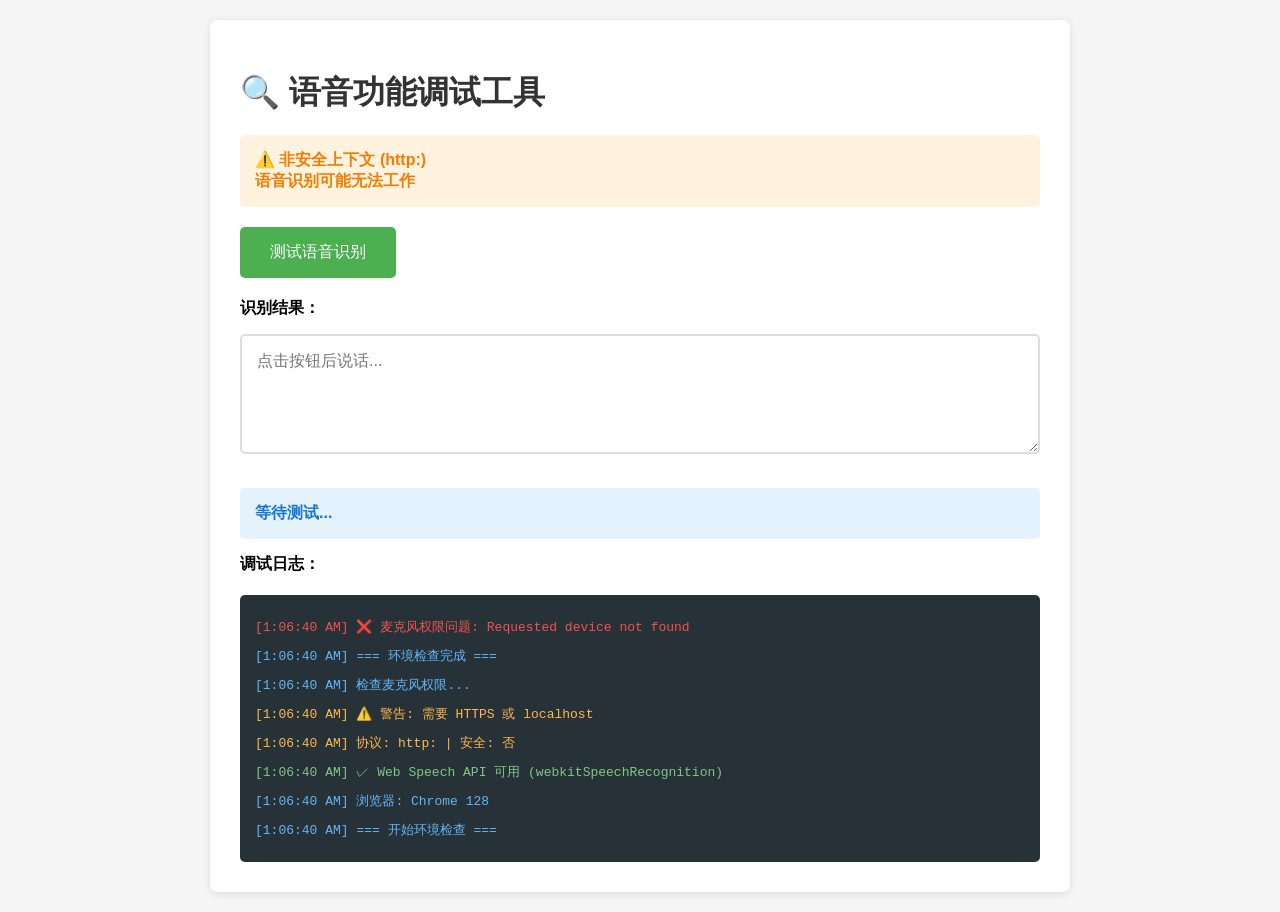
<file: static/voice-debug.html>
<!DOCTYPE html>
<html lang="zh-CN">
<head>
    <meta charset="UTF-8">
    <meta name="viewport" content="width=device-width, initial-scale=1.0">
    <title>语音功能调试</title>
    <style>
        * {
            box-sizing: border-box;
        }

        body {
            font-family: "Microsoft YaHei", sans-serif;
            width: min(100%, 900px);
            min-height: 100vh;
            margin: 0 auto;
            padding: 20px;
            background: #f5f5f5;
        }
        .container {
            background: white;
            padding: 30px;
            border-radius: 8px;
            box-shadow: 0 2px 10px rgba(0,0,0,0.1);
        }
        h1 { color: #333; margin-bottom: 20px; }
        .status {
            padding: 15px;
            margin: 15px 0;
            border-radius: 5px;
            font-weight: bold;
        }
        .status.info { background: #e3f2fd; color: #1976d2; }
        .status.success { background: #e8f5e9; color: #388e3c; }
        .status.error { background: #ffebee; color: #d32f2f; }
        .status.warning { background: #fff3e0; color: #f57c00; }

        textarea {
            width: 100%;
            min-height: 120px;
            padding: 15px;
            border: 2px solid #ddd;
            border-radius: 5px;
            font-size: 16px;
            margin: 15px 0;
            font-family: inherit;
            resize: vertical;
        }

        button {
            padding: 15px 30px;
            font-size: 16px;
            border: none;
            border-radius: 5px;
            cursor: pointer;
            margin: 0;
            max-width: 100%;
        }

        .btn-start {
            background: #4caf50;
            color: white;
        }
        .btn-start.recording {
            background: #f44336;
            animation: pulse 1s infinite;
        }

        @keyframes pulse {
            0%, 100% { opacity: 1; }
            50% { opacity: 0.7; }
        }

        #log {
            background: #263238;
            color: #aed581;
            padding: 15px;
            border-radius: 5px;
            max-height: 400px;
            overflow-y: auto;
            font-family: 'Courier New', monospace;
            font-size: 13px;
            margin-top: 20px;
        }

        .log-entry {
            margin: 5px 0;
            padding: 3px 0;
        }
        .log-success { color: #81c784; }
        .log-error { color: #ef5350; }
        .log-warn { color: #ffb74d; }
        .log-info { color: #64b5f6; }

        .control-row {
            display: flex;
            flex-wrap: wrap;
            gap: 10px;
            margin: 20px 0;
        }

        @media (max-width: 520px) {
            body {
                padding: 16px;
            }

            .container {
                padding: 20px;
            }

            h1 {
                font-size: 24px;
            }

            .control-row button {
                width: 100%;
            }
        }
    </style>
</head>
<body>
    <div class="container">
        <h1>🔍 语音功能调试工具</h1>

        <div id="browserCheck" class="status info">正在检查环境...</div>

        <div class="control-row">
            <button id="testBtn" class="btn-start">测试语音识别</button>
        </div>

        <div>
            <label for="resultText"><strong>识别结果：</strong></label>
            <textarea id="resultText" placeholder="点击按钮后说话..."></textarea>
        </div>

        <div id="statusDisplay" class="status info">等待测试...</div>

        <div>
            <strong>调试日志：</strong>
            <div id="log"></div>
        </div>
    </div>

    <script>
        const testBtn = document.getElementById('testBtn');
        const resultText = document.getElementById('resultText');
        const statusDisplay = document.getElementById('statusDisplay');
        const browserCheck = document.getElementById('browserCheck');
        const logDiv = document.getElementById('log');

        let recognition = null;
        let isRecording = false;

        function log(message, type = 'info') {
            const time = new Date().toLocaleTimeString();
            const entry = document.createElement('div');
            entry.className = `log-entry log-${type}`;
            entry.textContent = `[${time}] ${message}`;
            logDiv.insertBefore(entry, logDiv.firstChild);
            console.log(`[${type.toUpperCase()}]`, message);
        }

        function updateStatus(message, type = 'info') {
            statusDisplay.textContent = message;
            statusDisplay.className = `status ${type}`;
        }

        // 检查环境
        function checkEnvironment() {
            log('=== 开始环境检查 ===', 'info');

            // 1. 检查浏览器
            const ua = navigator.userAgent;
            let browserName = '未知';
            let browserVersion = '';

            if (ua.includes('Edg/')) {
                browserName = 'Edge';
                browserVersion = ua.match(/Edg\/(\d+)/)?.[1] || '?';
            } else if (ua.includes('Chrome/') && !ua.includes('Edg/')) {
                browserName = 'Chrome';
                browserVersion = ua.match(/Chrome\/(\d+)/)?.[1] || '?';
            } else if (ua.includes('Safari/') && !ua.includes('Chrome')) {
                browserName = 'Safari';
                browserVersion = ua.match(/Version\/(\d+)/)?.[1] || '?';
            } else if (ua.includes('Firefox/')) {
                browserName = 'Firefox';
                browserVersion = ua.match(/Firefox\/(\d+)/)?.[1] || '?';
            }

            log(`浏览器: ${browserName} ${browserVersion}`, 'info');

            // 2. 检查 Web Speech API
            const SpeechRecognition = window.SpeechRecognition || window.webkitSpeechRecognition;

            if (!SpeechRecognition) {
                browserCheck.className = 'status error';
                browserCheck.innerHTML = `❌ ${browserName} 不支持 Web Speech API<br><strong>建议使用 Google Chrome</strong>`;
                log('❌ Web Speech API 不可用', 'error');
                testBtn.disabled = true;
                return false;
            }

            const apiType = window.SpeechRecognition ? 'SpeechRecognition' : 'webkitSpeechRecognition';
            log(`✓ Web Speech API 可用 (${apiType})`, 'success');

            // 3. 检查 HTTPS
            const isSecure = location.protocol === 'https:' ||
                           location.hostname === 'localhost' ||
                           location.hostname === '127.0.0.1';

            log(`协议: ${location.protocol} | 安全: ${isSecure ? '是' : '否'}`, isSecure ? 'success' : 'warn');

            if (!isSecure) {
                browserCheck.className = 'status warning';
                browserCheck.innerHTML = `⚠️ 非安全上下文 (${location.protocol})<br>语音识别可能无法工作`;
                log('⚠️ 警告: 需要 HTTPS 或 localhost', 'warn');
            } else {
                const recommendation = browserName === 'Chrome' ?
                    '✅ Chrome 是最佳选择' :
                    `建议使用 Chrome`;
                browserCheck.className = 'status success';
                browserCheck.innerHTML = `✅ ${browserName} ${browserVersion} | ${apiType}<br>${recommendation}`;
                log('✓ 环境检查通过', 'success');
            }

            // 4. 检查麦克风权限
            log('检查麦克风权限...', 'info');
            navigator.mediaDevices.getUserMedia({ audio: true })
                .then(stream => {
                    log('✓ 麦克风权限已授予', 'success');
                    stream.getTracks().forEach(track => track.stop());
                })
                .catch(err => {
                    log(`❌ 麦克风权限问题: ${err.message}`, 'error');
                });

            log('=== 环境检查完成 ===', 'info');
            return true;
        }

        // 测试语音识别
        function testVoiceRecognition() {
            if (isRecording) {
                stopRecognition();
                return;
            }

            const SpeechRecognition = window.SpeechRecognition || window.webkitSpeechRecognition;

            if (!SpeechRecognition) {
                updateStatus('浏览器不支持语音识别', 'error');
                return;
            }

            log('=== 开始语音识别测试 ===', 'info');

            recognition = new SpeechRecognition();
            recognition.lang = 'zh-CN';
            recognition.continuous = true;
            recognition.interimResults = true;

            log('配置: lang=zh-CN, continuous=true, interimResults=true', 'info');

            recognition.onstart = () => {
                isRecording = true;
                testBtn.textContent = '⏹️ 停止录音';
                testBtn.classList.add('recording');
                log('✓ 识别已启动', 'success');
                updateStatus('🎤 正在聆听...', 'success');
            };

            recognition.onresult = (event) => {
                log(`收到结果: ${event.results.length} 个`, 'info');

                let finalText = '';
                let interimText = '';

                for (let i = 0; i < event.results.length; i++) {
                    const transcript = event.results[i][0].transcript;
                    const confidence = (event.results[i][0].confidence * 100).toFixed(1);

                    if (event.results[i].isFinal) {
                        finalText += transcript;
                        log(`✓ 最终: "${transcript}" (${confidence}%)`, 'success');
                    } else {
                        interimText += transcript;
                        log(`... 临时: "${transcript}"`, 'info');
                    }
                }

                resultText.value = finalText + (interimText ? ` [${interimText}]` : '');
                updateStatus(`已识别 ${finalText.length} 字`, 'success');
            };

            recognition.onerror = (event) => {
                log(`❌ 错误: ${event.error}`, 'error');
                updateStatus(`错误: ${event.error}`, 'error');

                if (event.error === 'not-allowed') {
                    log('请在浏览器设置中允许麦克风访问', 'error');
                } else if (event.error === 'network') {
                    log('网络错误，请检查网络连接', 'error');
                }
            };

            recognition.onend = () => {
                log('识别会话结束', 'info');
                if (isRecording) {
                    log('自动重启...', 'warn');
                    setTimeout(() => {
                        if (isRecording) {
                            try {
                                recognition.start();
                            } catch (e) {
                                log(`重启失败: ${e.message}`, 'error');
                                stopRecognition();
                            }
                        }
                    }, 100);
                }
            };

            try {
                recognition.start();
                log('调用 recognition.start()', 'info');
            } catch (error) {
                log(`启动失败: ${error.message}`, 'error');
                updateStatus(`启动失败: ${error.message}`, 'error');
            }
        }

        function stopRecognition() {
            isRecording = false;

            if (recognition) {
                recognition.stop();
                log('停止识别', 'info');
            }

            testBtn.textContent = '测试语音识别';
            testBtn.classList.remove('recording');
            updateStatus('已停止', 'info');
            log('=== 测试结束 ===', 'info');
        }

        testBtn.addEventListener('click', testVoiceRecognition);

        // 页面加载时检查环境
        window.addEventListener('load', checkEnvironment);
    </script>
</body>
</html>
</file>
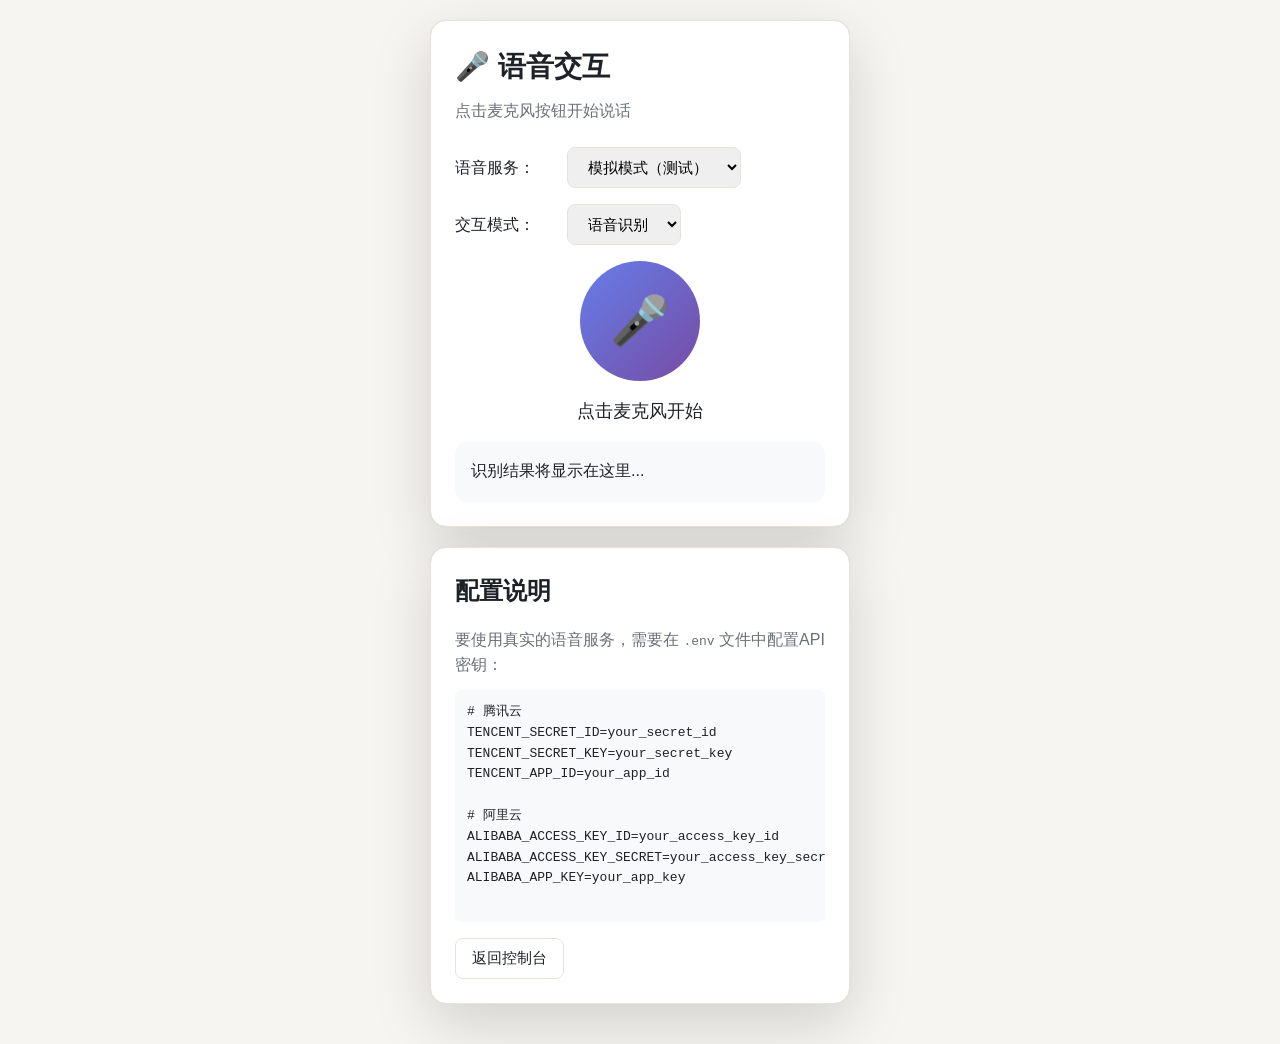
<file: static/voice-interaction.html>
<!DOCTYPE html>
<html lang="zh-CN">
<head>
    <meta charset="UTF-8">
    <meta name="viewport" content="width=device-width, initial-scale=1.0">
    <title>语音交互 - 苹果布丁</title>
    <style>
        :root {
            --bg: #F7F5F1;
            --surface: #FFFFFF;
            --border: #E7E3DA;
            --ink: #1E2227;
            --muted: #6B7077;
            --accent: #3C5A78;
            --green: #3f9a68;
            --coral: #ef7d61;
        }

        * {
            box-sizing: border-box;
            margin: 0;
            padding: 0;
        }

        body {
            font-family: "Microsoft YaHei", "PingFang SC", sans-serif;
            background: var(--bg);
            color: var(--ink);
            padding: 20px;
            line-height: 1.6;
        }

        .container {
            max-width: 420px;
            margin: 0 auto;
        }

        .card {
            background: var(--surface);
            border: 1px solid var(--border);
            border-radius: 16px;
            padding: 24px;
            margin-bottom: 20px;
            box-shadow: 0 20px 60px rgba(0,0,0,0.15), 0 0 1px rgba(0,0,0,0.1);
        }

        h1 {
            font-size: 28px;
            margin-bottom: 8px;
        }

        .subtitle {
            color: var(--muted);
            margin-bottom: 24px;
        }

        .voice-button {
            width: 120px;
            height: 120px;
            border-radius: 50%;
            border: none;
            background: linear-gradient(135deg, #667eea 0%, #764ba2 100%);
            color: white;
            font-size: 48px;
            cursor: pointer;
            transition: transform 0.2s;
            margin: 0 auto;
            display: block;
        }

        .voice-button:hover {
            transform: scale(1.05);
        }

        .voice-button.recording {
            animation: pulse 1.5s infinite;
            background: linear-gradient(135deg, #f093fb 0%, #f5576c 100%);
        }

        @keyframes pulse {
            0%, 100% { transform: scale(1); }
            50% { transform: scale(1.1); }
        }

        .status {
            text-align: center;
            margin-top: 16px;
            font-size: 18px;
            font-weight: 500;
            min-height: 28px;
        }

        .wave-container {
            display: flex;
            align-items: center;
            justify-content: center;
            gap: 4px;
            height: 60px;
            margin: 20px 0;
        }

        .wave-bar {
            width: 6px;
            background: linear-gradient(135deg, #667eea 0%, #764ba2 100%);
            border-radius: 3px;
            animation: wave 1.2s ease-in-out infinite;
        }

        .wave-bar:nth-child(1) { animation-delay: 0s; height: 20px; }
        .wave-bar:nth-child(2) { animation-delay: 0.1s; height: 30px; }
        .wave-bar:nth-child(3) { animation-delay: 0.2s; height: 40px; }
        .wave-bar:nth-child(4) { animation-delay: 0.3s; height: 30px; }
        .wave-bar:nth-child(5) { animation-delay: 0.4s; height: 20px; }

        @keyframes wave {
            0%, 100% { transform: scaleY(0.5); }
            50% { transform: scaleY(1.5); }
        }

        .transcript {
            background: #f8f9fa;
            border-radius: 12px;
            padding: 16px;
            margin-top: 16px;
            min-height: 60px;
            font-size: 16px;
        }

        .score-display {
            display: grid;
            grid-template-columns: repeat(3, 1fr);
            gap: 16px;
            margin-top: 20px;
        }

        .score-card {
            text-align: center;
            padding: 16px;
            background: #f8f9fa;
            border-radius: 12px;
        }

        .score-value {
            font-size: 32px;
            font-weight: 700;
            color: var(--accent);
        }

        .score-label {
            font-size: 14px;
            color: var(--muted);
            margin-top: 4px;
        }

        input,
        select,
        button {
            padding: 10px 16px;
            border: 1px solid var(--border);
            border-radius: 8px;
            font-size: 15px;
            cursor: pointer;
            max-width: 100%;
            min-width: 0;
        }

        button {
            background: var(--accent);
            color: white;
            border: none;
            font-weight: 500;
        }

        button:hover {
            background: #2E4760;
        }

        button.secondary {
            background: var(--surface);
            color: var(--ink);
            border: 1px solid var(--border);
        }

        .settings-row {
            display: flex;
            gap: 12px;
            align-items: center;
            margin-bottom: 16px;
            flex-wrap: wrap;
        }

        .settings-row label {
            min-width: 100px;
            font-weight: 500;
        }

        @media (max-width: 520px) {
            body {
                padding: 16px;
            }

            .card {
                padding: 18px;
            }

            h1 {
                font-size: 24px;
            }

            .settings-row {
                align-items: stretch;
            }

            .settings-row label {
                min-width: 0;
            }

            .voice-button {
                width: 96px;
                height: 96px;
                font-size: 40px;
            }

            .score-display {
                grid-template-columns: 1fr;
            }
        }
    </style>
</head>
<body>
    <div class="container">
        <div class="card">
            <h1>🎤 语音交互</h1>
            <p class="subtitle">点击麦克风按钮开始说话</p>

            <div class="settings-row">
                <label>语音服务：</label>
                <select id="speechProvider">
                    <option value="mock">模拟模式（测试）</option>
                    <option value="tencent">腾讯云语音</option>
                    <option value="alibaba">阿里云语音</option>
                </select>
            </div>

            <div class="settings-row">
                <label>交互模式：</label>
                <select id="interactionMode">
                    <option value="transcribe">语音识别</option>
                    <option value="assess">发音评估</option>
                    <option value="chat">语音对话</option>
                </select>
            </div>

            <div id="assessmentText" style="display: none;" class="settings-row">
                <label>参考文本：</label>
                <input type="text" id="referenceText" placeholder="请输入要评估的文本"
                       style="flex: 1; padding: 10px; border: 1px solid var(--border); border-radius: 6px;">
            </div>

            <button class="voice-button" id="voiceButton" onclick="toggleRecording()">
                🎤
            </button>

            <div class="status" id="status">点击麦克风开始</div>

            <div id="waveContainer" style="display: none;" class="wave-container">
                <div class="wave-bar"></div>
                <div class="wave-bar"></div>
                <div class="wave-bar"></div>
                <div class="wave-bar"></div>
                <div class="wave-bar"></div>
            </div>

            <div class="transcript" id="transcript">
                识别结果将显示在这里...
            </div>

            <div id="scoreDisplay" style="display: none;" class="score-display">
                <div class="score-card">
                    <div class="score-value" id="overallScore">0</div>
                    <div class="score-label">综合得分</div>
                </div>
                <div class="score-card">
                    <div class="score-value" id="pronunciationScore">0</div>
                    <div class="score-label">发音得分</div>
                </div>
                <div class="score-card">
                    <div class="score-value" id="fluencyScore">0</div>
                    <div class="score-label">流畅度</div>
                </div>
            </div>
        </div>

        <div class="card">
            <h2 style="margin-bottom: 16px;">配置说明</h2>
            <p style="color: var(--muted); margin-bottom: 12px;">
                要使用真实的语音服务，需要在 <code>.env</code> 文件中配置API密钥：
            </p>
            <pre style="background: #f8f9fa; padding: 12px; border-radius: 6px; overflow-x: auto;">
# 腾讯云
TENCENT_SECRET_ID=your_secret_id
TENCENT_SECRET_KEY=your_secret_key
TENCENT_APP_ID=your_app_id

# 阿里云
ALIBABA_ACCESS_KEY_ID=your_access_key_id
ALIBABA_ACCESS_KEY_SECRET=your_access_key_secret
ALIBABA_APP_KEY=your_app_key
            </pre>
            <button class="secondary" onclick="location.href='/static/family-dashboard.html'" style="margin-top: 16px;">
                返回控制台
            </button>
        </div>
    </div>

    <script>
        let mediaRecorder = null;
        let audioChunks = [];
        let isRecording = false;

        const voiceButton = document.getElementById('voiceButton');
        const status = document.getElementById('status');
        const transcript = document.getElementById('transcript');
        const waveContainer = document.getElementById('waveContainer');
        const scoreDisplay = document.getElementById('scoreDisplay');
        const modeSelect = document.getElementById('interactionMode');
        const assessmentTextDiv = document.getElementById('assessmentText');

        // 监听模式切换
        modeSelect.addEventListener('change', () => {
            const mode = modeSelect.value;
            if (mode === 'assess') {
                assessmentTextDiv.style.display = 'flex';
                scoreDisplay.style.display = 'grid';
            } else {
                assessmentTextDiv.style.display = 'none';
                scoreDisplay.style.display = 'none';
            }
        });

        async function toggleRecording() {
            if (isRecording) {
                stopRecording();
            } else {
                await startRecording();
            }
        }

        async function startRecording() {
            try {
                const stream = await navigator.mediaDevices.getUserMedia({ audio: true });
                mediaRecorder = new MediaRecorder(stream);
                audioChunks = [];

                mediaRecorder.ondataavailable = (event) => {
                    audioChunks.push(event.data);
                };

                mediaRecorder.onstop = async () => {
                    const audioBlob = new Blob(audioChunks, { type: 'audio/wav' });
                    await processAudio(audioBlob);
                };

                mediaRecorder.start();
                isRecording = true;

                voiceButton.classList.add('recording');
                voiceButton.textContent = '⏹️';
                status.textContent = '正在录音...';
                waveContainer.style.display = 'flex';
                transcript.textContent = '正在录音，点击停止...';

            } catch (error) {
                console.error('录音失败:', error);
                status.textContent = '录音失败：' + error.message;
            }
        }

        function stopRecording() {
            if (mediaRecorder && isRecording) {
                mediaRecorder.stop();
                mediaRecorder.stream.getTracks().forEach(track => track.stop());
                isRecording = false;

                voiceButton.classList.remove('recording');
                voiceButton.textContent = '🎤';
                status.textContent = '处理中...';
                waveContainer.style.display = 'none';
            }
        }

        async function processAudio(audioBlob) {
            const mode = document.getElementById('interactionMode').value;
            const provider = document.getElementById('speechProvider').value;

            try {
                if (mode === 'transcribe' || mode === 'chat') {
                    await transcribeAudio(audioBlob, provider);
                } else if (mode === 'assess') {
                    await assessPronunciation(audioBlob, provider);
                }
            } catch (error) {
                console.error('处理失败:', error);
                transcript.textContent = '处理失败：' + error.message;
                status.textContent = '处理失败';
            }
        }

        async function transcribeAudio(audioBlob, provider) {
            // 模拟模式
            if (provider === 'mock') {
                await new Promise(resolve => setTimeout(resolve, 1000));
                transcript.textContent = '这是模拟的语音识别结果。真实服务需要配置API密钥。';
                status.textContent = '识别完成';
                return;
            }

            // 创建 FormData 并上传
            const formData = new FormData();
            formData.append('audio', audioBlob, 'recording.wav');
            formData.append('provider', provider);

            const response = await fetch('/api/speech/transcribe', {
                method: 'POST',
                body: formData
            });

            if (response.ok) {
                const data = await response.json();
                transcript.textContent = data.text || '未识别到内容';
                status.textContent = '识别完成';
            } else {
                throw new Error('识别失败');
            }
        }

        async function assessPronunciation(audioBlob, provider) {
            const referenceText = document.getElementById('referenceText').value.trim();

            if (!referenceText) {
                transcript.textContent = '请先输入参考文本';
                status.textContent = '需要参考文本';
                return;
            }

            // 模拟模式
            if (provider === 'mock') {
                await new Promise(resolve => setTimeout(resolve, 1000));
                document.getElementById('overallScore').textContent = '85';
                document.getElementById('pronunciationScore').textContent = '88';
                document.getElementById('fluencyScore').textContent = '82';
                transcript.textContent = `参考文本：${referenceText}\n评估完成！这是模拟结果。`;
                status.textContent = '评估完成';
                return;
            }

            const formData = new FormData();
            formData.append('audio', audioBlob, 'recording.wav');
            formData.append('provider', provider);
            formData.append('reference_text', referenceText);

            const response = await fetch('/api/speech/assess', {
                method: 'POST',
                body: formData
            });

            if (response.ok) {
                const data = await response.json();
                document.getElementById('overallScore').textContent = Math.round(data.overall_score);
                document.getElementById('pronunciationScore').textContent = Math.round(data.pronunciation_score);
                document.getElementById('fluencyScore').textContent = Math.round(data.fluency_score);
                transcript.textContent = `参考文本：${referenceText}\n评估完成！`;
                status.textContent = '评估完成';
            } else {
                throw new Error('评估失败');
            }
        }
    </script>
</body>
</html>
</file>
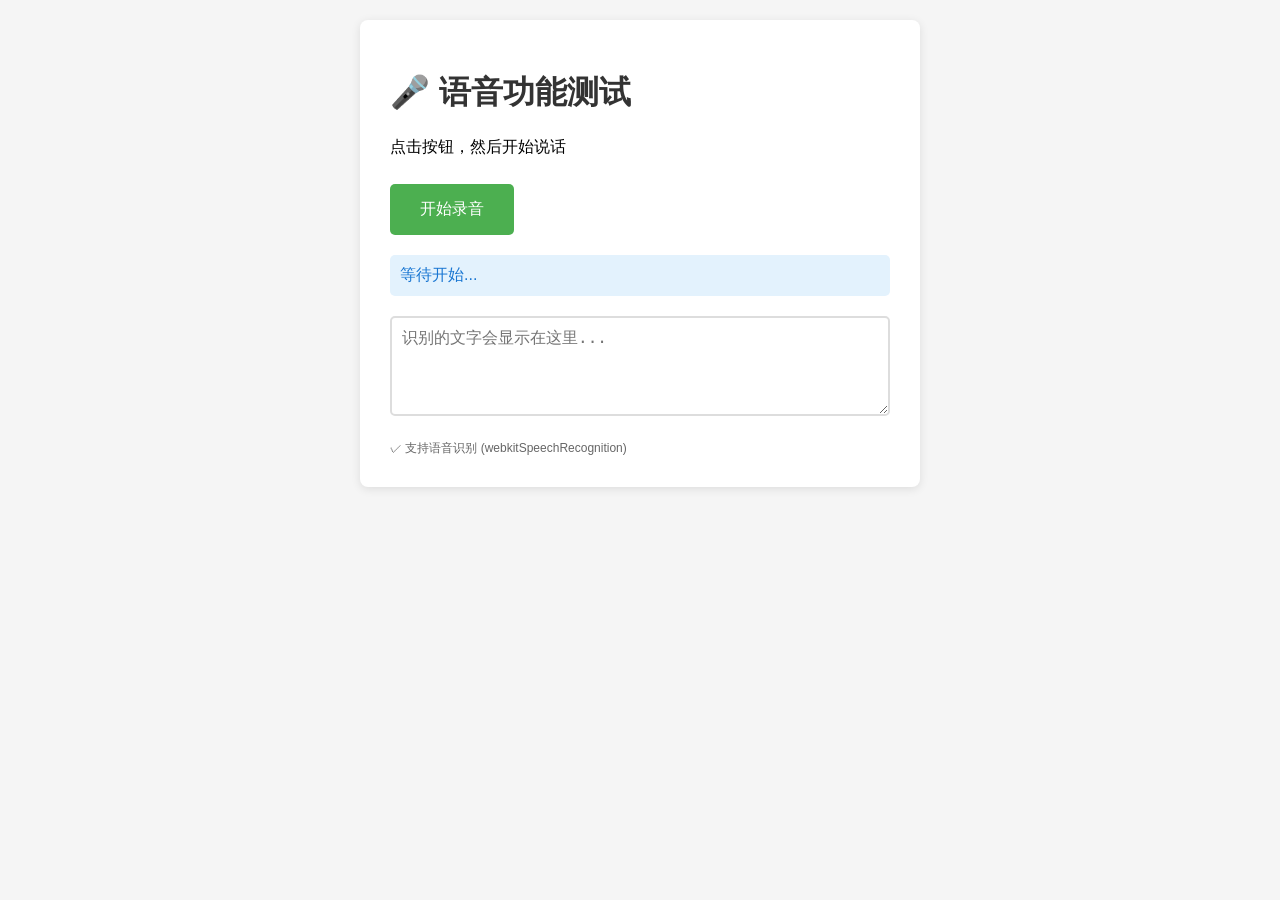
<file: static/voice-test-simple.html>
<!DOCTYPE html>
<html lang="zh-CN">
<head>
    <meta charset="UTF-8">
    <meta name="viewport" content="width=device-width, initial-scale=1.0">
    <title>语音功能测试 - 简化版</title>
    <style>
        * {
            box-sizing: border-box;
        }

        body {
            font-family: "Microsoft YaHei", sans-serif;
            width: min(100%, 600px);
            min-height: 100vh;
            margin: 0 auto;
            padding: 20px;
            background: #f5f5f5;
        }
        .container {
            background: white;
            padding: 30px;
            border-radius: 8px;
            box-shadow: 0 2px 10px rgba(0,0,0,0.1);
        }
        h1 { color: #333; }
        button {
            padding: 15px 30px;
            font-size: 16px;
            border: none;
            border-radius: 5px;
            cursor: pointer;
            background: #4caf50;
            color: white;
            margin: 10px 0;
        }
        button:hover { background: #45a049; }
        button.recording {
            background: #f44336;
            animation: pulse 1s infinite;
        }
        @keyframes pulse {
            0%, 100% { opacity: 1; }
            50% { opacity: 0.7; }
        }
        textarea {
            width: 100%;
            min-height: 100px;
            padding: 10px;
            border: 2px solid #ddd;
            border-radius: 5px;
            font-size: 16px;
            margin: 10px 0;
            resize: vertical;
        }
        .status {
            padding: 10px;
            margin: 10px 0;
            border-radius: 5px;
            background: #e3f2fd;
            color: #1976d2;
        }

        @media (max-width: 520px) {
            body {
                padding: 16px;
            }

            .container {
                padding: 20px;
            }

            button {
                width: 100%;
            }
        }
    </style>
</head>
<body>
    <div class="container">
        <h1>🎤 语音功能测试</h1>
        <p>点击按钮，然后开始说话</p>

        <button id="voiceBtn">开始录音</button>

        <div id="status" class="status">等待开始...</div>

        <textarea id="result" placeholder="识别的文字会显示在这里..."></textarea>

        <div id="info" style="font-size: 12px; color: #666; margin-top: 10px;"></div>
    </div>

    <script>
        const voiceBtn = document.getElementById('voiceBtn');
        const result = document.getElementById('result');
        const status = document.getElementById('status');
        const info = document.getElementById('info');

        let recognition = null;
        let isRecording = false;
        let finalText = '';

        // 检查环境
        const SpeechRecognition = window.SpeechRecognition || window.webkitSpeechRecognition;
        if (!SpeechRecognition) {
            status.textContent = '❌ 浏览器不支持语音识别，请使用 Chrome';
            status.style.background = '#ffebee';
            status.style.color = '#d32f2f';
            voiceBtn.disabled = true;
        } else {
            const apiType = window.SpeechRecognition ? 'SpeechRecognition' : 'webkitSpeechRecognition';
            info.textContent = `✓ 支持语音识别 (${apiType})`;
        }

        voiceBtn.addEventListener('click', () => {
            if (isRecording) {
                stopRecording();
            } else {
                startRecording();
            }
        });

        function startRecording() {
            if (!SpeechRecognition) return;

            recognition = new SpeechRecognition();
            recognition.lang = 'zh-CN';
            recognition.continuous = true;
            recognition.interimResults = true;

            recognition.onstart = () => {
                isRecording = true;
                voiceBtn.textContent = '停止录音';
                voiceBtn.classList.add('recording');
                status.textContent = '🎙️ 正在聆听...';
                status.style.background = '#e8f5e9';
                status.style.color = '#388e3c';
            };

            recognition.onresult = (event) => {
                let interimText = '';
                finalText = '';

                for (let i = 0; i < event.results.length; i++) {
                    const transcript = event.results[i][0].transcript;
                    if (event.results[i].isFinal) {
                        finalText += transcript;
                    } else {
                        interimText += transcript;
                    }
                }

                result.value = finalText + (interimText ? ` [${interimText}]` : '');
                status.textContent = `已识别 ${finalText.length} 字`;
            };

            recognition.onerror = (event) => {
                status.textContent = `❌ 错误: ${event.error}`;
                status.style.background = '#ffebee';
                status.style.color = '#d32f2f';
                stopRecording();
            };

            recognition.onend = () => {
                if (isRecording) {
                    // 自动重启
                    try {
                        recognition.start();
                    } catch (e) {
                        stopRecording();
                    }
                }
            };

            try {
                recognition.start();
            } catch (error) {
                status.textContent = `❌ 启动失败: ${error.message}`;
                status.style.background = '#ffebee';
                status.style.color = '#d32f2f';
            }
        }

        function stopRecording() {
            isRecording = false;

            if (recognition) {
                try {
                    recognition.stop();
                } catch (e) {}
                recognition = null;
            }

            voiceBtn.textContent = '开始录音';
            voiceBtn.classList.remove('recording');

            if (finalText) {
                result.value = finalText;
                status.textContent = `✓ 识别完成：${finalText.length} 字`;
                status.style.background = '#e3f2fd';
                status.style.color = '#1976d2';
            } else {
                status.textContent = '等待开始...';
                status.style.background = '#e3f2fd';
                status.style.color = '#1976d2';
            }
        }
    </script>
</body>
</html>
</file>
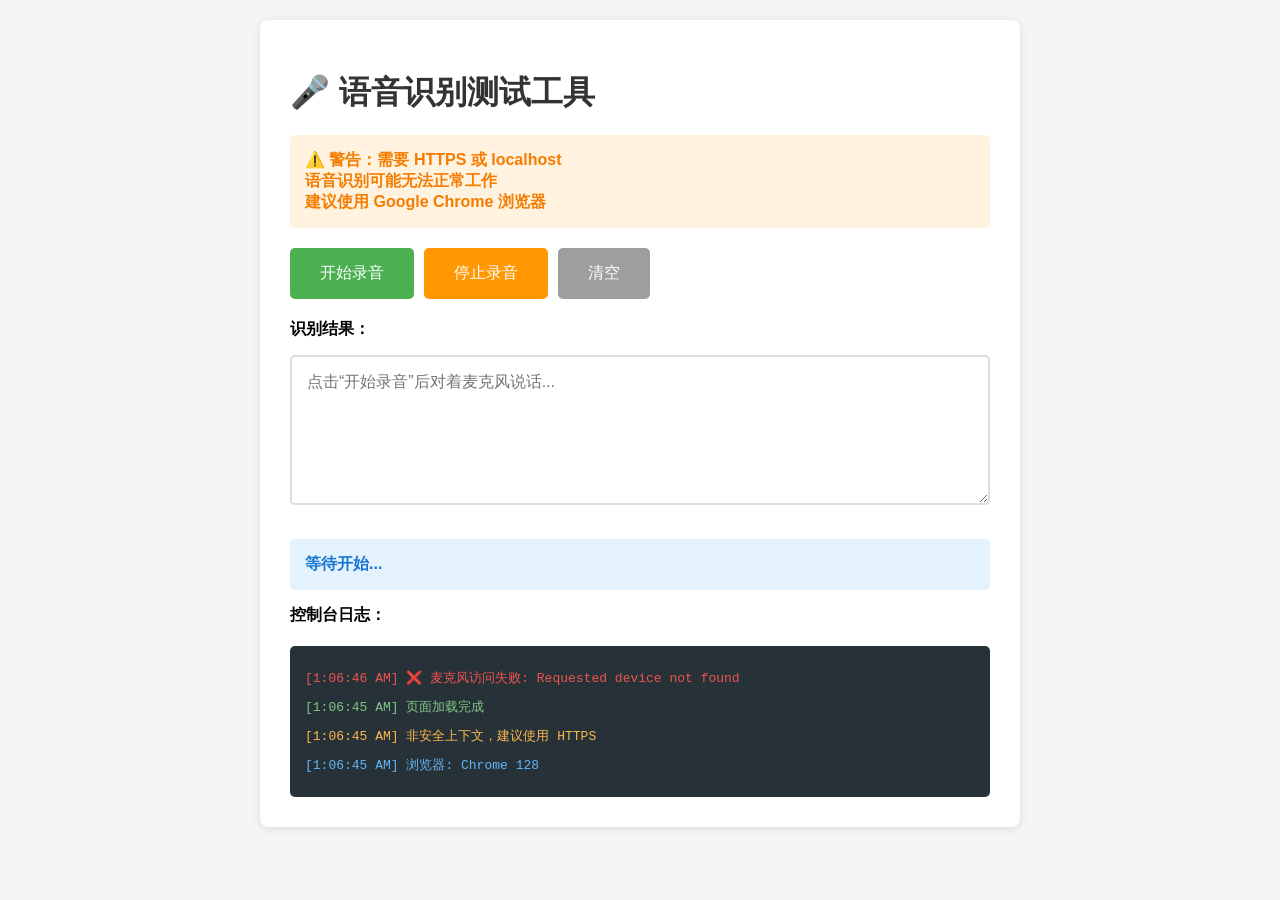
<file: static/voice-test.html>
<!DOCTYPE html>
<html lang="zh-CN">
<head>
    <meta charset="UTF-8">
    <meta name="viewport" content="width=device-width, initial-scale=1.0">
    <title>语音识别测试页面</title>
    <style>
        * {
            box-sizing: border-box;
        }

        body {
            font-family: "Microsoft YaHei", sans-serif;
            width: min(100%, 800px);
            min-height: 100vh;
            margin: 0 auto;
            padding: 20px;
            background: #f5f5f5;
        }
        .container {
            background: white;
            padding: 30px;
            border-radius: 8px;
            box-shadow: 0 2px 10px rgba(0,0,0,0.1);
        }
        h1 {
            color: #333;
            margin-bottom: 20px;
        }
        .status {
            padding: 15px;
            margin: 15px 0;
            border-radius: 5px;
            font-weight: bold;
        }
        .status.info { background: #e3f2fd; color: #1976d2; }
        .status.success { background: #e8f5e9; color: #388e3c; }
        .status.error { background: #ffebee; color: #d32f2f; }
        .status.warning { background: #fff3e0; color: #f57c00; }

        textarea {
            width: 100%;
            min-height: 150px;
            padding: 15px;
            border: 2px solid #ddd;
            border-radius: 5px;
            font-size: 16px;
            margin: 15px 0;
            font-family: inherit;
            resize: vertical;
        }
        button {
            padding: 15px 30px;
            font-size: 16px;
            border: none;
            border-radius: 5px;
            cursor: pointer;
            margin: 0;
            max-width: 100%;
        }
        .btn-start {
            background: #4caf50;
            color: white;
        }
        .btn-start:hover {
            background: #45a049;
        }
        .btn-start.recording {
            background: #f44336;
            animation: pulse 1s infinite;
        }
        .btn-stop {
            background: #ff9800;
            color: white;
        }
        .btn-clear {
            background: #9e9e9e;
            color: white;
        }
        @keyframes pulse {
            0%, 100% { opacity: 1; }
            50% { opacity: 0.7; }
        }
        #log {
            background: #263238;
            color: #aed581;
            padding: 15px;
            border-radius: 5px;
            max-height: 300px;
            overflow-y: auto;
            font-family: 'Courier New', monospace;
            font-size: 13px;
            margin-top: 20px;
        }
        .log-entry {
            margin: 5px 0;
            padding: 3px 0;
        }
        .log-success { color: #81c784; }
        .log-error { color: #ef5350; }
        .log-warn { color: #ffb74d; }
        .log-info { color: #64b5f6; }

        .control-row {
            display: flex;
            flex-wrap: wrap;
            gap: 10px;
            margin: 20px 0;
        }

        @media (max-width: 520px) {
            body {
                padding: 16px;
            }

            .container {
                padding: 20px;
            }

            h1 {
                font-size: 24px;
            }

            .control-row button {
                width: 100%;
            }
        }
    </style>
</head>
<body>
    <div class="container">
        <h1>🎤 语音识别测试工具</h1>

        <div id="browserCheck" class="status info">正在检查浏览器支持...</div>

        <div class="control-row">
            <button id="startBtn" class="btn-start">开始录音</button>
            <button id="stopBtn" class="btn-stop" disabled>停止录音</button>
            <button id="clearBtn" class="btn-clear">清空</button>
        </div>

        <div>
            <label for="resultText"><strong>识别结果：</strong></label>
            <textarea id="resultText" placeholder="点击“开始录音”后对着麦克风说话..."></textarea>
        </div>

        <div id="statusDisplay" class="status info">等待开始...</div>

        <div>
            <strong>控制台日志：</strong>
            <div id="log"></div>
        </div>
    </div>

    <script>
        let recognition = null;
        let isRecording = false;
        let finalTranscript = '';

        const startBtn = document.getElementById('startBtn');
        const stopBtn = document.getElementById('stopBtn');
        const clearBtn = document.getElementById('clearBtn');
        const resultText = document.getElementById('resultText');
        const statusDisplay = document.getElementById('statusDisplay');
        const browserCheck = document.getElementById('browserCheck');
        const logDiv = document.getElementById('log');

        function log(message, type = 'info') {
            const time = new Date().toLocaleTimeString();
            const entry = document.createElement('div');
            entry.className = `log-entry log-${type}`;
            entry.textContent = `[${time}] ${message}`;
            logDiv.insertBefore(entry, logDiv.firstChild);
            console.log(message);
        }

        function updateStatus(message, type = 'info') {
            statusDisplay.textContent = message;
            statusDisplay.className = `status ${type}`;
        }

        // 检查浏览器支持
        function checkBrowser() {
            const SpeechRecognition = window.SpeechRecognition || window.webkitSpeechRecognition;

            // 检测浏览器类型
            const userAgent = navigator.userAgent;
            let browserName = '未知';
            let browserVersion = '';

            if (userAgent.includes('Edg/')) {
                browserName = 'Edge';
                browserVersion = userAgent.match(/Edg\/(\d+)/)[1];
            } else if (userAgent.includes('Chrome/') && !userAgent.includes('Edg/')) {
                browserName = 'Chrome';
                browserVersion = userAgent.match(/Chrome\/(\d+)/)[1];
            } else if (userAgent.includes('Safari/') && !userAgent.includes('Chrome')) {
                browserName = 'Safari';
                browserVersion = userAgent.match(/Version\/(\d+)/)?.[1] || '未知';
            } else if (userAgent.includes('Firefox/')) {
                browserName = 'Firefox';
                browserVersion = userAgent.match(/Firefox\/(\d+)/)[1];
            }

            log(`浏览器: ${browserName} ${browserVersion}`, 'info');

            if (!SpeechRecognition) {
                browserCheck.className = 'status error';
                browserCheck.innerHTML = `❌ ${browserName} 不支持语音识别<br><strong>强烈建议使用 Google Chrome 浏览器以获得最佳体验</strong><br>其他支持的浏览器：Edge、Safari`;
                log('浏览器不支持 Web Speech API', 'error');
                log('建议使用 Google Chrome 浏览器', 'warn');
                startBtn.disabled = true;
                return false;
            }

            // 检查 HTTPS
            const isSecure = location.protocol === 'https:' ||
                           location.hostname === 'localhost' ||
                           location.hostname === '127.0.0.1';

            if (!isSecure) {
                browserCheck.className = 'status warning';
                browserCheck.innerHTML = `⚠️ 警告：需要 HTTPS 或 localhost<br>语音识别可能无法正常工作<br><strong>建议使用 Google Chrome 浏览器</strong>`;
                log('非安全上下文，建议使用 HTTPS', 'warn');
            } else {
                browserCheck.className = 'status success';
                const apiType = window.SpeechRecognition ? 'SpeechRecognition' : 'webkitSpeechRecognition';
                const recommendation = browserName === 'Chrome' ?
                    '<br>✅ <strong>Chrome 是语音识别的最佳选择</strong>' :
                    `<br>建议使用 <strong>Google Chrome</strong> 获得最佳体验`;
                browserCheck.innerHTML = `✅ ${browserName} ${browserVersion} 支持语音识别<br>协议: ${location.protocol} | API: ${apiType}${recommendation}`;
                log(`浏览器检查通过 - ${browserName} ${browserVersion}`, 'success');
                if (browserName !== 'Chrome') {
                    log('建议使用 Google Chrome 浏览器以获得最佳语音识别体验', 'warn');
                }
            }

            return true;
        }

        // 启动识别
        function startRecognition() {
            if (!checkBrowser()) return;

            const SpeechRecognition = window.SpeechRecognition || window.webkitSpeechRecognition;
            recognition = new SpeechRecognition();

            recognition.lang = 'zh-CN';
            recognition.continuous = true;
            recognition.interimResults = true;
            recognition.maxAlternatives = 1;

            log('正在启动语音识别...', 'info');
            updateStatus('正在启动...', 'info');

            recognition.onstart = () => {
                isRecording = true;
                startBtn.classList.add('recording');
                startBtn.textContent = '⏺️ 录音中...';
                startBtn.disabled = true;
                stopBtn.disabled = false;
                log('✓ 语音识别已启动', 'success');
                updateStatus('🎤 正在聆听...请开始说话', 'success');
            };

            recognition.onresult = (event) => {
                log(`收到识别结果，共 ${event.results.length} 个结果`, 'info');

                let newFinal = '';
                let interim = '';

                for (let i = 0; i < event.results.length; i++) {
                    const transcript = event.results[i][0].transcript;
                    const confidence = (event.results[i][0].confidence * 100).toFixed(1);

                    if (event.results[i].isFinal) {
                        newFinal += transcript;
                        log(`✓ 最终: "${transcript}" (置信度: ${confidence}%)`, 'success');
                    } else {
                        interim += transcript;
                        log(`... 临时: "${transcript}"`, 'info');
                    }
                }

                finalTranscript = newFinal;
                const displayText = finalTranscript + (interim ? interim : '');
                resultText.value = displayText;

                updateStatus(`已识别 ${finalTranscript.length} 字${interim ? '，正在识别...' : ''}`, 'success');
            };

            recognition.onerror = (event) => {
                log(`❌ 错误: ${event.error}`, 'error');

                let errorMsg = '';
                switch(event.error) {
                    case 'network':
                        errorMsg = '网络错误！可能原因：\n1. 无法连接到语音识别服务\n2. VPN干扰\n3. 防火墙拦截';
                        break;
                    case 'no-speech':
                        errorMsg = '未检测到语音，请靠近麦克风说话';
                        break;
                    case 'not-allowed':
                        errorMsg = '麦克风权限被拒绝，请在浏览器设置中允许';
                        break;
                    case 'audio-capture':
                        errorMsg = '无法捕获音频，请检查麦克风是否被占用';
                        break;
                    case 'aborted':
                        errorMsg = '识别被中止';
                        break;
                    default:
                        errorMsg = `未知错误: ${event.error}`;
                }

                updateStatus(`❌ ${errorMsg}`, 'error');
            };

            recognition.onspeechstart = () => {
                log('检测到语音输入', 'success');
                updateStatus('🎤 检测到语音，正在识别...', 'success');
            };

            recognition.onspeechend = () => {
                log('语音输入结束', 'info');
            };

            recognition.onaudiostart = () => {
                log('音频捕获开始', 'success');
            };

            recognition.onaudioend = () => {
                log('音频捕获结束', 'info');
            };

            recognition.onend = () => {
                log('识别会话结束', 'info');

                if (isRecording) {
                    log('自动重启识别...', 'warn');
                    try {
                        setTimeout(() => {
                            if (isRecording) {
                                recognition.start();
                            }
                        }, 100);
                    } catch (e) {
                        log(`重启失败: ${e.message}`, 'error');
                        stopRecognition();
                    }
                }
            };

            try {
                recognition.start();
            } catch (error) {
                log(`启动失败: ${error.message}`, 'error');
                updateStatus(`启动失败: ${error.message}`, 'error');
                stopRecognition();
            }
        }

        // 停止识别
        function stopRecognition() {
            isRecording = false;

            if (recognition) {
                try {
                    recognition.stop();
                    log('停止识别', 'info');
                } catch (e) {
                    log(`停止时出错: ${e.message}`, 'warn');
                }
                recognition = null;
            }

            startBtn.classList.remove('recording');
            startBtn.textContent = '开始录音';
            startBtn.disabled = false;
            stopBtn.disabled = true;

            if (finalTranscript) {
                updateStatus(`✓ 识别完成，共 ${finalTranscript.length} 字`, 'success');
            } else {
                updateStatus('已停止', 'info');
            }
        }

        // 清空
        function clearAll() {
            resultText.value = '';
            finalTranscript = '';
            logDiv.innerHTML = '';
            updateStatus('已清空', 'info');
            log('清空所有内容', 'info');
        }

        // 事件监听
        startBtn.addEventListener('click', startRecognition);
        stopBtn.addEventListener('click', stopRecognition);
        clearBtn.addEventListener('click', clearAll);

        // 页面加载时检查
        window.addEventListener('load', () => {
            checkBrowser();
            log('页面加载完成', 'success');
        });

        // 测试麦克风
        async function testMicrophone() {
            try {
                const stream = await navigator.mediaDevices.getUserMedia({ audio: true });
                log('✓ 麦克风访问成功', 'success');
                stream.getTracks().forEach(track => track.stop());
                return true;
            } catch (error) {
                log(`❌ 麦克风访问失败: ${error.message}`, 'error');
                return false;
            }
        }

        // 自动测试麦克风
        setTimeout(() => {
            testMicrophone();
        }, 1000);
    </script>
</body>
</html>
</file>
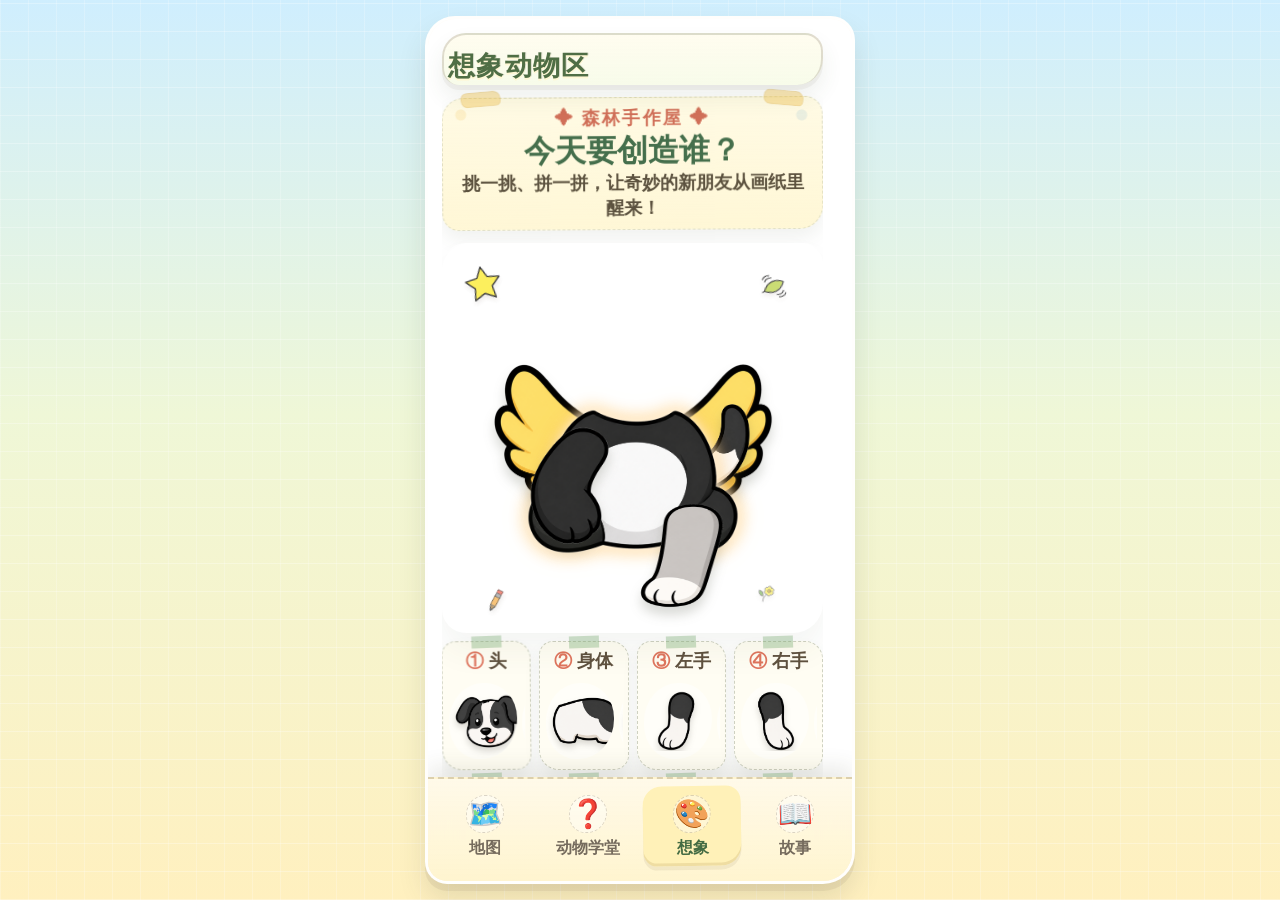
<file: tests/visual-imagine.html>
<!doctype html>
<html lang="zh-CN">
<head>
    <meta charset="utf-8">
    <meta name="viewport" content="width=device-width,initial-scale=1">
    <title>想象动物区视觉检查</title>
    <link rel="stylesheet" href="/static/styles/main.css?v=20260704-imagineplay1">
    <link rel="stylesheet" href="/static/styles/handdrawn.css?v=20260704-topbaralign1">
</head>
<body>
<div id="app" class="app-root"></div>
<script>
    const visualSessionId = "visual-imagine";
    localStorage.setItem("applePuddingAnimalSessionsV3", JSON.stringify({
        sessions: {
            [visualSessionId]: {
                sessionId: visualSessionId,
                route: "imagine",
                profile: { name: "小画家", role: "child", avatar: "🦊" },
                draftCreature: {
                    canvasVersion: 2,
                    name: "云朵团团",
                    habitat: "彩虹森林",
                    mood: "好奇",
                    body: "panda",
                    leftHand: "panda",
                    rightFoot: "rabbit",
                    wing: "fairy",
                    tail: "fox",
                    selectedPart: "body",
                    color: "#8fc6f5",
                    parts: ["body", "leftHand", "rightFoot", "wing", "tail"],
                    transforms: {}
                }
            }
        },
        order: [visualSessionId]
    }));
    sessionStorage.setItem("applePuddingActiveSessionId", visualSessionId);
</script>
<script src="/static/parent-report-enhanced.js"></script>
<script src="/static/src/infrastructure/browser-storage.js"></script>
<script src="/static/src/infrastructure/api-client.js"></script>
<script src="/static/src/application/animal-chat-service.js"></script>
<script src="/static/src/domain/catalog.js"></script>
<script src="/static/src/core/session-state.js"></script>
<script src="/static/src/domain/unlock-rules.js"></script>
<script src="/static/src/shared/view-helpers.js"></script>
<script src="/static/src/presentation/views.js"></script>
<script src="/static/src/presentation/ai-controller.js"></script>
<script src="/static/src/features/animal-care.js"></script>
<script src="/static/src/features/creature-studio.js"></script>
<script src="/static/src/features/storytelling.js"></script>
<script src="/static/src/features/speech.js"></script>
<script src="/static/src/features/settings.js"></script>
<script src="/static/src/presentation/interactions.js"></script>
<script src="/static/src/bootstrap.js"></script>
</body>
</html>
</file>
<file: static/styles/main.css>
:root {
    --ink: #1f2933;
    --muted: #61707d;
    --line: #d9e5df;
    --paper: #fffdf7;
    --surface: #ffffff;
    --sky: #dff4ff;
    --green: #3f9a68;
    --green-dark: #237351;
    --blue: #2678c7;
    --blue-soft: #e4f4ff;
    --yellow: #f4c542;
    --coral: #ef7d61;
    --purple: #7b68b3;
    --shadow: 0 14px 34px rgba(36, 55, 69, 0.13);
    --radius: 8px;
    --bottom-nav-height: 74px;
}

* {
    box-sizing: border-box;
}

html {
    width: 100%;
    overflow-x: hidden;
}

body {
    margin: 0;
    width: 100%;
    min-height: 100vh;
    color: var(--ink);
    font-family: "Microsoft YaHei", "PingFang SC", Arial, sans-serif;
    background:
        linear-gradient(180deg, #dff4ff 0, #eff9f0 44%, #fff8e3 100%);
    letter-spacing: 0;
    overflow-x: hidden;
    display: flex;
    justify-content: center;
    align-items: flex-start;
    padding: 20px 16px;
}

button,
input,
select,
textarea {
    font: inherit;
    max-width: 100%;
    min-width: 0;
}

button {
    border: 0;
}

.app-root {
    width: 420px;
    height: 85vh;
    background: var(--surface);
    border-radius: 24px;
    box-shadow: 0 20px 60px rgba(0,0,0,0.15), 0 0 1px rgba(0,0,0,0.1);
    overflow: hidden;
    display: flex;
    flex-direction: column;
}

.login-screen {
    min-height: 100vh;
    display: flex;
    align-items: center;
    justify-content: center;
    padding: 26px;
}

.login-panel,
.panel,
.animal-tile,
.metric,
.collection-item,
.story-item,
.activity-item,
.answer-panel {
    background: rgba(255, 255, 255, 0.94);
    border: 1px solid rgba(130, 157, 145, 0.28);
    border-radius: var(--radius);
    box-shadow: var(--shadow);
}

.story-title {
    text-align: center;
    font-size: 22px;
    font-weight: 600;
    color: var(--ink);
    margin: 0 0 16px 0;
    padding: 0;
    line-height: 1.5;
}

.login-panel {
    padding: 28px;
    align-self: center;
    max-width: 480px;
    width: 100%;
}

.brand {
    display: flex;
    align-items: center;
    gap: 12px;
    margin-bottom: 24px;
}

.brand-mark {
    width: 52px;
    height: 52px;
    display: grid;
    place-items: center;
    border-radius: 8px;
    background: #ffe7a6;
    border: 1px solid #e9c769;
    font-size: 28px;
    overflow: hidden;
}

.brand-mark img {
    width: 100%;
    height: 100%;
    display: block;
    object-fit: cover;
}

.brand h1 {
    margin: 0;
    font-size: 28px;
    line-height: 1.18;
}

.brand p {
    margin: 6px 0 0;
    color: var(--muted);
    line-height: 1.5;
}

.field {
    margin-bottom: 18px;
    min-width: 0;
    max-width: 100%;
}

.field label,
.section-label {
    display: block;
    margin-bottom: 8px;
    font-weight: 700;
    color: #243746;
}

.text-input,
.select-input,
.textarea-input {
    display: block;
    width: 100%;
    max-width: 100%;
    min-width: 0;
    min-height: 46px;
    border: 1px solid #cbd9d3;
    border-radius: 8px;
    padding: 11px 12px;
    background: #ffffff;
    color: var(--ink);
    outline: none;
    overflow: hidden;
    text-overflow: ellipsis;
}

.textarea-input {
    min-height: 118px;
    resize: vertical;
    line-height: 1.7;
    white-space: pre-wrap;
    overflow-y: auto;
    overflow-x: hidden;
    text-overflow: clip;
    overflow-wrap: anywhere;
    word-break: break-word;
}

.voice-input-btn {
    position: absolute;
    right: 8px;
    bottom: 8px;
    width: 48px;
    height: 48px;
    border: 0;
    border-radius: 50%;
    background: linear-gradient(135deg, #667eea 0%, #764ba2 100%);
    color: white;
    font-size: 24px;
    cursor: pointer;
    display: flex;
    align-items: center;
    justify-content: center;
    box-shadow: 0 4px 12px rgba(102, 126, 234, 0.3);
    transition: all 0.3s ease;
    z-index: 2;
}

.voice-input-btn:hover {
    transform: scale(1.05);
    box-shadow: 0 6px 16px rgba(102, 126, 234, 0.4);
}

.voice-input-btn:active,
.voice-input-btn.recording {
    background: linear-gradient(135deg, #f093fb 0%, #f5576c 100%);
    animation: pulse 1.5s ease-in-out infinite;
}

@keyframes pulse {
    0%, 100% { transform: scale(1); }
    50% { transform: scale(1.1); }
}

.voice-status {
    margin-top: 12px;
    padding: 16px;
    background: linear-gradient(135deg, #667eea15 0%, #764ba215 100%);
    border-radius: 12px;
    text-align: center;
}

.voice-wave {
    display: flex;
    align-items: center;
    justify-content: center;
    gap: 4px;
    height: 40px;
    margin-bottom: 12px;
}

.wave-bar {
    width: 4px;
    height: 8px;
    background: linear-gradient(135deg, #667eea 0%, #764ba2 100%);
    border-radius: 2px;
    animation: wave 1.2s ease-in-out infinite;
}

.wave-bar:nth-child(1) { animation-delay: 0s; }
.wave-bar:nth-child(2) { animation-delay: 0.1s; }
.wave-bar:nth-child(3) { animation-delay: 0.2s; }
.wave-bar:nth-child(4) { animation-delay: 0.3s; }
.wave-bar:nth-child(5) { animation-delay: 0.4s; }

@keyframes wave {
    0%, 100% { height: 8px; }
    50% { height: 32px; }
}

#voiceStatusText {
    margin: 0;
    font-size: 14px;
    color: #667eea;
    font-weight: 500;
}

.text-input:focus,
.select-input:focus,
.textarea-input:focus {
    border-color: var(--blue);
    box-shadow: 0 0 0 3px rgba(38, 120, 199, 0.16);
}

.role-grid,
.chip-row,
.model-row,
.quick-grid,
.action-row {
    display: flex;
    flex-wrap: wrap;
    gap: 10px;
}

.role-option,
.chip,
.nav-item,
.animal-chip,
.choice-button,
.tool-button {
    min-height: 42px;
    border-radius: 8px;
    border: 1px solid #cbd9d3;
    background: #ffffff;
    color: var(--ink);
    cursor: pointer;
    transition: transform 120ms ease, border-color 120ms ease, background 120ms ease, color 120ms ease;
}

.role-option {
    flex: 1 1 140px;
    padding: 12px;
    text-align: left;
}

.role-option strong {
    display: block;
    margin-bottom: 4px;
}

.role-option span {
    display: block;
    color: var(--muted);
    font-size: 13px;
    line-height: 1.45;
}

.role-option.active,
.chip.active,
.nav-item.active,
.animal-chip.active,
.choice-button.active {
    background: #e6f5ee;
    border-color: var(--green);
    color: var(--green-dark);
}

.animal-chip.locked {
    background: rgba(220, 220, 220, 0.4);
    border-color: rgba(180, 180, 180, 0.5);
    color: #999;
    cursor: not-allowed;
    opacity: 0.6;
}

.animal-chip.locked:hover {
    transform: none;
    border-color: rgba(180, 180, 180, 0.5);
}

.primary-button,
.secondary-button,
.danger-button {
    display: inline-flex;
    align-items: center;
    justify-content: center;
    max-width: 100%;
    min-width: 0;
    min-height: 46px;
    border-radius: 8px;
    padding: 0 16px;
    cursor: pointer;
    font-weight: 700;
    line-height: 1.25;
    overflow-wrap: anywhere;
    white-space: normal;
}

.primary-button {
    background: var(--green);
    color: #ffffff;
}

.primary-button:disabled {
    background: #9bbbad;
    cursor: not-allowed;
}

.secondary-button {
    background: #f8faf8;
    color: var(--green-dark);
    border: 1px solid #bbd3c5;
}

.danger-button {
    background: #fff2ed;
    color: #9f3b25;
    border: 1px solid #f0b49f;
}

.shell {
    min-height: 100vh;
    display: grid;
    grid-template-columns: 238px minmax(0, 1fr);
}

.sidebar {
    position: sticky;
    top: 0;
    height: 100vh;
    padding: 20px 16px;
    background: rgba(255, 253, 247, 0.96);
    border-right: 1px solid rgba(118, 150, 134, 0.28);
    overflow: auto;
}

.mini-brand {
    display: flex;
    gap: 10px;
    align-items: center;
    margin-bottom: 18px;
}

.mini-brand .brand-mark {
    width: 42px;
    height: 42px;
    font-size: 23px;
}

.mini-brand strong {
    display: block;
    line-height: 1.25;
}

.mini-brand span {
    color: var(--muted);
    font-size: 12px;
}

.nav-list {
    display: grid;
    gap: 8px;
}

.nav-item {
    width: 100%;
    display: flex;
    align-items: center;
    gap: 10px;
    padding: 11px 12px;
    text-align: left;
    background: transparent;
}

.nav-icon {
    width: 28px;
    height: 28px;
    display: grid;
    place-items: center;
    border-radius: 7px;
    background: #eef6f1;
    font-size: 17px;
    flex: 0 0 auto;
}

.profile-box {
    margin-top: 18px;
    padding: 12px;
    background: #f6fbf8;
    border: 1px solid #d9e8df;
    border-radius: 8px;
}

.profile-name {
    font-weight: 700;
    margin-bottom: 4px;
}

.profile-meta {
    color: var(--muted);
    font-size: 13px;
    line-height: 1.5;
}

.session-card {
    min-height: 56px;
    display: grid;
    grid-template-columns: 38px minmax(0, 1fr) auto;
    gap: 10px;
    align-items: center;
    padding: 8px 10px;
    border-radius: 8px;
    border: 1px solid #cbd9d3;
    background: #ffffff;
    color: var(--ink);
    text-align: left;
    cursor: pointer;
}

.session-avatar {
    width: 38px;
    height: 38px;
    display: grid;
    place-items: center;
    border-radius: 8px;
    background: #ffe7a6;
    font-size: 22px;
}

.session-name {
    display: block;
    font-weight: 700;
    line-height: 1.25;
}

.session-meta {
    display: block;
    margin-top: 2px;
    color: var(--muted);
    font-size: 12px;
    line-height: 1.35;
}

.session-enter {
    color: var(--green-dark);
    font-size: 13px;
    font-weight: 700;
}

.main {
    min-width: 0;
    padding: 16px;
}

.topbar {
    display: flex;
    position: relative;
    align-items: center;
    justify-content: space-between;
    gap: 14px;
    margin-bottom: 18px;
}

.parent-return-row {
    flex: 0 0 auto;
    display: flex;
    align-items: center;
    justify-content: flex-end;
}

.parent-return-row .secondary-button {
    width: auto;
    min-width: 160px;
}

.settings-button {
    width: 40px;
    height: 40px;
    display: grid;
    place-items: center;
    border-radius: 8px;
    border: 1px solid rgba(118, 150, 134, 0.3);
    background: rgba(255, 255, 255, 0.95);
    color: var(--muted);
    font-size: 20px;
    cursor: pointer;
    transition: all 150ms ease;
    box-shadow: 0 2px 4px rgba(36, 55, 69, 0.08);
}

.settings-button:hover {
    background: rgba(255, 255, 255, 1);
    border-color: var(--green);
    color: var(--green-dark);
    transform: translateY(-1px);
    box-shadow: 0 4px 8px rgba(36, 55, 69, 0.12);
}

.settings-button:active {
    transform: translateY(0);
}

.settings-menu {
    position: absolute;
    right: 0;
    top: calc(100% + 6px);
    z-index: 30;
    width: min(240px, calc(100vw - 32px));
    border-radius: 10px;
    border: 1px solid rgba(130, 157, 145, 0.2);
    background: #ffffff;
    box-shadow: 0 8px 24px rgba(36, 55, 69, 0.12), 0 2px 6px rgba(36, 55, 69, 0.08);
    overflow: hidden;
}

.settings-menu-header {
    padding: 14px 16px 12px;
    border-bottom: 1px solid rgba(130, 157, 145, 0.12);
    background: rgba(248, 250, 248, 0.6);
}

.settings-menu-header h3 {
    margin: 0;
    font-size: 14px;
    font-weight: 600;
    color: var(--muted);
    text-transform: uppercase;
    letter-spacing: 0.5px;
}

.settings-menu-body {
    padding: 14px 16px;
}

.user-info {
    display: flex;
    flex-direction: column;
    gap: 4px;
}

.user-name {
    font-size: 16px;
    font-weight: 600;
    color: var(--ink);
    line-height: 1.3;
}

.user-meta {
    font-size: 13px;
    color: var(--muted);
    line-height: 1.4;
}

.settings-menu-footer {
    padding: 10px;
    border-top: 1px solid rgba(130, 157, 145, 0.12);
    background: rgba(248, 250, 248, 0.4);
}

.logout-button {
    width: 100%;
    display: flex;
    align-items: center;
    justify-content: center;
    gap: 8px;
    padding: 9px 14px;
    border: 1px solid rgba(220, 53, 69, 0.2);
    border-radius: 6px;
    background: #ffffff;
    color: #dc3545;
    font-size: 13px;
    font-weight: 500;
    cursor: pointer;
    transition: all 120ms ease;
}

.logout-button:hover {
    background: rgba(220, 53, 69, 0.08);
    border-color: rgba(220, 53, 69, 0.4);
    transform: translateY(-1px);
}

.logout-button:active {
    transform: translateY(0);
}

.logout-button svg {
    flex: 0 0 auto;
    opacity: 0.85;
}

.page-title h2 {
    margin: 0;
    font-size: 26px;
    line-height: 1.25;
}

.page-title p {
    margin: 5px 0 0;
    color: var(--muted);
    line-height: 1.5;
}

.view {
    display: grid;
    gap: 16px;
    min-width: 0;
    max-width: 100%;
}

.grid-2 {
    display: grid;
    grid-template-columns: 1fr;
    gap: 16px;
    align-items: start;
    min-width: 0;
    max-width: 100%;
}

.grid-3 {
    display: grid;
    grid-template-columns: repeat(2, 1fr);
    gap: 12px;
    min-width: 0;
    max-width: 100%;
}

.panel {
    padding: 16px;
    min-width: 0;
    max-width: 100%;
}

.panel-title {
    display: flex;
    align-items: center;
    justify-content: space-between;
    gap: 12px;
    margin-bottom: 4px;
    min-width: 0;
}

.panel-title h3 {
    margin: 0;
    font-size: 18px;
    min-width: 0;
    overflow-wrap: anywhere;
}

.panel-title span {
    color: var(--muted);
    font-size: 13px;
    min-width: 0;
    overflow-wrap: anywhere;
    padding-right: 42px;
}

.map-canvas {
    position: relative;
    width: 100%;
    min-height: 0;
    aspect-ratio: 9 / 16;
    overflow: hidden;
    isolation: isolate;
    border-radius: 22px;
    border: 3px solid #fff8df;
    background: #bde4f4 url("/static/assets/map/storybook-habitats-portrait.png") center / cover no-repeat;
    box-shadow:
        0 15px 30px rgba(55, 91, 72, 0.18),
        0 0 0 2px #8abf9c;
}

.map-viewport {
    width: 100%;
    overflow: visible;
    padding: 2px;
}

.map-scroll-hint {
    margin: 8px 0 0;
    color: #668374;
    font-size: 11px;
    text-align: center;
}

.map-panel {
    padding: 8px;
}

.map-canvas::before {
    content: "";
    position: absolute;
    inset: 0;
    background:
        linear-gradient(115deg, rgba(255, 255, 255, 0.08), transparent 36%),
        radial-gradient(circle at 50% 45%, transparent 52%, rgba(37, 74, 56, 0.08) 100%);
    pointer-events: none;
    z-index: 1;
}

.map-canvas::after {
    content: "";
    position: absolute;
    inset: 8px;
    border: 2px dashed rgba(255, 255, 255, 0.72);
    border-radius: 17px;
    pointer-events: none;
    z-index: 5;
}

.biome {
    display: none;
}

.map-label {
    position: absolute;
    z-index: 3;
    padding: 6px 11px;
    border-radius: 999px;
    background: rgba(255, 252, 230, 0.78);
    border: 1px solid rgba(72, 112, 80, 0.45);
    color: #31593f;
    font-size: 13px;
    font-weight: 800;
    letter-spacing: 0.04em;
    box-shadow: 0 3px 0 rgba(68, 105, 70, 0.18);
    transform: rotate(var(--tilt, -2deg));
    backdrop-filter: blur(2px);
}

.map-label-covered {
    visibility: hidden;
}

.map-route {
    position: absolute;
    inset: 0;
    z-index: 2;
    width: 100%;
    height: 100%;
    pointer-events: none;
    overflow: visible;
}

.map-route .trail-shadow {
    fill: none;
    stroke: rgba(72, 62, 39, 0.34);
    stroke-width: 1.15;
    stroke-linecap: round;
    stroke-linejoin: round;
    stroke-dasharray: 1 3;
}

.map-route .trail {
    fill: none;
    stroke: #fff8d2;
    stroke-width: 0.7;
    stroke-linecap: round;
    stroke-linejoin: round;
    stroke-dasharray: 1 3;
}

.map-route .route-dot {
    fill: #fff8d2;
    stroke: rgba(74, 83, 51, 0.7);
    stroke-width: 0.35;
}

.marker {
    position: absolute;
    z-index: 6;
    width: 52px;
    min-height: 52px;
    padding: 0;
    display: grid;
    place-items: center;
    border-radius: 50%;
    background: transparent;
    border: 0;
    color: var(--ink);
    box-shadow: none;
    cursor: pointer;
    transform: translate(-50%, -50%);
    transition: transform 0.2s ease, filter 0.2s ease;
}

.marker:hover:not(:disabled) {
    transform: translate(-50%, -55%) rotate(-2deg) scale(1.08);
    filter: drop-shadow(0 8px 6px rgba(30, 67, 46, 0.28));
}

.marker.locked {
    width: var(--lock-width, 102px);
    min-height: 38px;
    height: 38px;
    box-sizing: border-box;
    border: 0;
    border-radius: 999px;
    background: rgba(255, 252, 230, 0.78);
    color: #31593f;
    box-shadow:
        inset 0 0 0 1px rgba(72, 112, 80, 0.45),
        0 3px 0 rgba(68, 105, 70, 0.18);
    cursor: pointer;
    opacity: 1;
}

.marker.locked .animal-face {
    display: none;
}

.marker.locked::before {
    content: "🔒";
    position: absolute;
    inset: 0;
    z-index: 2;
    display: grid;
    place-items: center;
    width: 100%;
    height: 100%;
    box-sizing: border-box;
    border: 1.5px solid rgba(255, 255, 255, 0.78);
    border-radius: inherit;
    background:
        linear-gradient(145deg, rgba(255, 255, 255, 0.58), rgba(213, 236, 244, 0.26));
    box-shadow:
        inset 0 1px 1px rgba(255, 255, 255, 0.9),
        inset 0 -1px 1px rgba(124, 164, 177, 0.16),
        0 5px 12px rgba(50, 83, 92, 0.22);
    font-size: 19px;
    backdrop-filter: blur(7px) saturate(1.2);
    -webkit-backdrop-filter: blur(7px) saturate(1.2);
    transform-origin: 50% 15%;
    opacity: 1;
    transition: opacity 0.2s ease;
}

.marker.locked .map-lock-text {
    position: relative;
    z-index: 1;
    padding: 0 9px;
    overflow: hidden;
    color: #31593f;
    font-size: 13px;
    font-weight: 800;
    letter-spacing: 0.04em;
    line-height: 36px;
    white-space: nowrap;
    opacity: 0.18;
    transition: opacity 0.2s ease;
}

.marker.locked:hover .map-lock-text,
.marker.locked:focus-visible .map-lock-text {
    opacity: 1;
}

.marker.locked:hover::before,
.marker.locked:focus-visible::before {
    opacity: 0.52;
}

.marker.locked.is-shaking::before {
    animation: lockWiggle 0.62s ease-in-out;
}

.marker.locked.hint-open {
    z-index: 30;
}

@keyframes lockWiggle {
    0%, 100% { transform: rotate(0); }
    18% { transform: rotate(-10deg); }
    36% { transform: rotate(8deg); }
    54% { transform: rotate(-6deg); }
    72% { transform: rotate(4deg); }
}

.unlock-bubble {
    position: absolute;
    z-index: 50;
    left: 50%;
    bottom: calc(100% + 8px);
    width: 190px;
    padding: 10px 12px;
    border: 2px solid #f1c36d;
    border-radius: 18px 18px 18px 6px;
    background: linear-gradient(180deg, #fffdf2, #fff3c9);
    color: #59472c;
    box-shadow: 0 8px 18px rgba(77, 67, 44, 0.22);
    font-size: 12px;
    font-weight: 700;
    line-height: 1.5;
    text-align: left;
    pointer-events: none;
    opacity: 0;
    transform: translate(-50%, 8px) scale(0.86);
    transition: opacity 0.4s ease, transform 0.25s cubic-bezier(.2, .9, .3, 1.25);
}

.unlock-bubble.bubble-left {
    left: auto;
    right: -10px;
    transform: translate(0, 8px) scale(0.86);
}

.unlock-bubble.bubble-right {
    left: -10px;
    transform: translate(0, 8px) scale(0.86);
}

.unlock-bubble.bubble-bottom {
    top: calc(100% + 8px);
    bottom: auto;
    border-radius: 6px 18px 18px 18px;
}

.unlock-bubble.show {
    opacity: 1;
    transform: translate(-50%, 0) scale(1);
}

.unlock-bubble.bubble-left.show,
.unlock-bubble.bubble-right.show {
    transform: translate(0, 0) scale(1);
}

.unlock-bubble strong {
    display: block;
    margin-bottom: 3px;
    color: #d47442;
    font-size: 13px;
}

.unlock-bubble .unlock-meter {
    display: block;
    height: 6px;
    margin-top: 7px;
    overflow: hidden;
    border-radius: 999px;
    background: rgba(211, 170, 86, 0.25);
}

.unlock-bubble .unlock-meter i {
    display: block;
    height: 100%;
    border-radius: inherit;
    background: linear-gradient(90deg, #8fd39d, #f5c45e);
}

.animal-greeting {
    position: fixed;
    z-index: 10020;
    left: 50%;
    top: 50%;
    width: min(310px, calc(100vw - 42px));
    padding: 18px;
    border: 2px solid rgba(255, 255, 255, 0.9);
    border-radius: 24px 24px 24px 8px;
    background: linear-gradient(145deg, rgba(255, 255, 255, 0.96), rgba(239, 251, 235, 0.94));
    box-shadow: 0 18px 44px rgba(48, 79, 64, 0.28);
    color: #365344;
    text-align: center;
    opacity: 0;
    pointer-events: none;
    transform: translate(-50%, -46%) scale(0.86);
    transition: opacity 0.28s ease, transform 0.32s cubic-bezier(.2, .9, .3, 1.2);
    backdrop-filter: blur(10px);
}

.animal-greeting.show {
    opacity: 1;
    transform: translate(-50%, -50%) scale(1);
}

.animal-greeting .greeting-face {
    display: block;
    margin-bottom: 7px;
    font-size: 58px;
    filter: drop-shadow(0 5px 4px rgba(50, 79, 63, 0.18));
}

.animal-greeting strong {
    display: block;
    margin-bottom: 7px;
    color: #2f7752;
    font-size: 18px;
}

.animal-greeting p {
    margin: 0;
    font-size: 13px;
    line-height: 1.65;
}

.animal-greeting .greeting-home {
    display: inline-block;
    margin-top: 10px;
    padding: 5px 10px;
    border-radius: 999px;
    background: #fff1bf;
    color: #7a5b26;
    font-size: 12px;
    font-weight: 700;
}

.marker.almost-unlocked {
    border-color: var(--green);
    box-shadow: 0 10px 22px rgba(63, 154, 104, 0.3), 0 0 0 2px rgba(63, 154, 104, 0.2);
    animation: pulse 2s ease-in-out infinite;
}

@keyframes pulse {
    0%, 100% {
        box-shadow: 0 10px 22px rgba(63, 154, 104, 0.3), 0 0 0 2px rgba(63, 154, 104, 0.2);
    }
    50% {
        box-shadow: 0 10px 22px rgba(63, 154, 104, 0.5), 0 0 0 4px rgba(63, 154, 104, 0.3);
    }
}

.lock-badge {
    position: absolute;
    top: -6px;
    right: -6px;
    width: 24px;
    height: 24px;
    background: linear-gradient(135deg, #cbd9d3 0%, #9fb3a8 100%);
    border-radius: 50%;
    display: flex;
    align-items: center;
    justify-content: center;
    font-size: 12px;
    box-shadow: 0 2px 6px rgba(0, 0, 0, 0.2);
}

.unlock-progress {
    position: absolute;
    bottom: 2px;
    left: 5px;
    right: 5px;
    height: 4px;
    background: rgba(200, 200, 200, 0.3);
    border-radius: 2px;
    overflow: hidden;
}

.unlock-progress-bar {
    height: 100%;
    background: linear-gradient(90deg, var(--green) 0%, #5cb85c 100%);
    transition: width 0.3s ease;
}

.unlock-hint {
    position: absolute;
    bottom: -32px;
    left: 50%;
    transform: translateX(-50%);
    background: rgba(0, 0, 0, 0.8);
    color: white;
    padding: 6px 12px;
    border-radius: 6px;
    font-size: 12px;
    white-space: nowrap;
    opacity: 0;
    pointer-events: none;
    transition: opacity 0.2s ease;
    z-index: 10;
}

.marker.locked:hover .unlock-hint {
    opacity: 1;
}

.marker.active {
    background: transparent;
    filter:
        drop-shadow(0 0 2px #fff)
        drop-shadow(0 0 7px #ffb26b)
        drop-shadow(0 8px 5px rgba(30, 67, 46, 0.25));
}

.marker .animal-face {
    font-size: 46px;
    line-height: 1;
    filter:
        drop-shadow(0 2px 0 rgba(255, 255, 255, 0.95))
        drop-shadow(0 5px 4px rgba(31, 67, 45, 0.3));
}

.marker .animal-name {
    display: none;
}

.animal-summary {
    display: grid;
    gap: 12px;
}

.animal-hero {
    display: grid;
    grid-template-columns: 78px minmax(0, 1fr);
    gap: 14px;
    align-items: center;
}

.animal-avatar {
    width: 78px;
    height: 78px;
    display: grid;
    place-items: center;
    border-radius: 8px;
    background: #fff0c8;
    border: 1px solid #ecd48d;
    font-size: 42px;
}

.animal-hero h3 {
    margin: 0 0 6px;
    font-size: 24px;
}

.animal-hero p,
.detail-list p {
    margin: 0;
    color: var(--muted);
    line-height: 1.65;
}

.detail-list {
    display: grid;
    gap: 10px;
}

.detail-list strong {
    color: var(--ink);
}

.animal-grid {
    display: grid;
    grid-template-columns: repeat(auto-fit, minmax(180px, 1fr));
    gap: 12px;
}

.animal-tile {
    padding: 14px;
    cursor: pointer;
}

.animal-tile.active {
    border-color: var(--coral);
    background: #fff8f3;
}

.animal-tile h4 {
    margin: 8px 0 6px;
    font-size: 17px;
}

.animal-tile p {
    margin: 0;
    color: var(--muted);
    line-height: 1.55;
    font-size: 14px;
}

.animal-chip,
.chip,
.choice-button,
.tool-button {
    padding: 9px 12px;
}

.animal-chip {
    display: inline-flex;
    align-items: center;
    gap: 6px;
}

.answer-panel {
    padding: 16px;
    min-height: 142px;
    line-height: 1.75;
    white-space: pre-wrap;
    overflow-wrap: anywhere;
    word-break: break-word;
}

#storyAnswer {
    padding: 0 16px 16px 16px;
    min-height: 80px;
}

#storyAnswer .story-title {
    padding-top: 0;
    margin-top: -2px;
    line-height: 1.2;
}

.answer-panel.loading {
    color: var(--blue);
    background: #eef8ff;
}

.answer-panel.error {
    color: #a83d2b;
    background: #fff4ef;
    border-color: #efc6b6;
}

.meta-line {
    color: var(--muted);
    font-size: 13px;
    margin-top: 8px;
    line-height: 1.5;
    overflow-wrap: anywhere;
    word-break: break-word;
}

.quiz-box {
    display: grid;
    gap: 10px;
}

.quiz-question {
    margin: 0;
    line-height: 1.6;
    font-weight: 700;
}

.choice-list {
    display: grid;
    gap: 8px;
}

.quiz-followup-actions {
    display: grid;
    gap: 8px;
    margin-top: 4px;
}

.quiz-followup-actions > button {
    width: 100%;
    justify-content: center;
}

.quiz-doctor-button {
    background: linear-gradient(180deg, #5da7d8, #347aa9);
    box-shadow: 0 6px 14px rgba(52, 122, 169, 0.22);
}

.choice-button {
    text-align: left;
    background: #ffffff;
}

.choice-button.correct {
    background: #e6f5ee;
    border-color: var(--green);
}

.choice-button.wrong {
    background: #fff0ec;
    border-color: var(--coral);
}

.doctor-note {
    padding: 12px;
    border-radius: 8px;
    background: #fff6df;
    border: 1px solid #eed38c;
    color: #72520e;
    line-height: 1.6;
}

.care-status-line {
    display: grid;
    grid-template-columns: 58px minmax(0, 1fr);
    gap: 12px;
    align-items: center;
    margin-bottom: 12px;
}

.care-status-line .animal-avatar {
    width: 58px;
    height: 58px;
    font-size: 32px;
}

.care-status-line strong {
    display: block;
    margin-bottom: 4px;
}

.care-status-line p {
    margin: 0;
    color: var(--muted);
    line-height: 1.55;
}

.care-summary {
    display: grid;
    grid-template-columns: repeat(2, minmax(0, 1fr));
    gap: 10px;
    margin-bottom: 10px;
}

.care-stat {
    padding: 11px 12px;
    border-radius: 8px;
    border: 1px solid #d7e6de;
    background: #f8fbf8;
}

.care-stat strong {
    display: block;
    color: var(--green-dark);
    font-size: 23px;
    line-height: 1.15;
}

.care-stat span {
    color: var(--muted);
    font-size: 13px;
    line-height: 1.5;
}

.care-answer {
    min-height: 126px;
}

.imagine-stage {
    min-height: 260px;
    display: grid;
    place-items: center;
    border-radius: 8px;
    border: 1px solid #c8d8d0;
    background:
        linear-gradient(180deg, #dbf2ff 0 48%, #d8efcd 48% 100%);
    overflow: hidden;
}

.creature-preview {
    width: min(270px, 88%);
    aspect-ratio: 1;
    position: relative;
    display: grid;
    place-items: center;
}

.creature-body {
    width: 150px;
    height: 118px;
    border-radius: 46% 46% 38% 38%;
    background: var(--creature-color, #8ccf88);
    border: 4px solid rgba(32, 56, 48, 0.18);
    position: relative;
    display: grid;
    place-items: center;
    box-shadow: 0 16px 22px rgba(47, 83, 70, 0.18);
}

.creature-body::before,
.creature-body::after {
    content: "";
    position: absolute;
    top: -28px;
    width: 42px;
    height: 48px;
    border-radius: 50% 50% 20% 20%;
    background: inherit;
    border: 4px solid rgba(32, 56, 48, 0.18);
}

.creature-body::before {
    left: 18px;
    transform: rotate(-18deg);
}

.creature-body::after {
    right: 18px;
    transform: rotate(18deg);
}

.creature-face {
    position: relative;
    z-index: 1;
    font-size: 44px;
    line-height: 1;
}

.wing {
    position: absolute;
    width: 76px;
    height: 100px;
    top: 72px;
    background: rgba(255, 255, 255, 0.62);
    border: 3px solid rgba(38, 120, 199, 0.22);
    border-radius: 78% 22% 78% 22%;
}

.wing.left {
    left: 20px;
    transform: rotate(-23deg);
}

.wing.right {
    right: 20px;
    transform: scaleX(-1) rotate(-23deg);
}

.tail {
    position: absolute;
    width: 82px;
    height: 38px;
    right: 20px;
    bottom: 68px;
    border-radius: 50%;
    background: var(--creature-color, #8ccf88);
    border: 4px solid rgba(32, 56, 48, 0.18);
    transform: rotate(-14deg);
}

.horn {
    position: absolute;
    top: 31px;
    left: 50%;
    width: 34px;
    height: 54px;
    background: #ffe08b;
    clip-path: polygon(50% 0, 100% 100%, 0 100%);
    transform: translateX(-50%);
    border-radius: 8px;
}

.route-imagine {
    position: relative;
    padding: 0 0 calc(var(--bottom-nav-height) + env(safe-area-inset-bottom));
    background: #ffffff;
}

.route-imagine::before,
.route-imagine::after {
    content: "";
    display: none;
    position: absolute;
    z-index: 0;
    pointer-events: none;
}

.route-imagine::before {
    inset: 84px 0 auto;
    height: 128px;
    background:
        radial-gradient(ellipse at 6% 100%, #579e68 0 18px, transparent 19px),
        radial-gradient(ellipse at 13% 100%, #7dbf65 0 30px, transparent 31px),
        radial-gradient(ellipse at 88% 100%, #5aa56d 0 28px, transparent 29px),
        radial-gradient(ellipse at 95% 100%, #79ba63 0 40px, transparent 41px);
    opacity: 0.92;
}

.route-imagine::after {
    inset: auto 0 0;
    height: 92px;
    background:
        radial-gradient(circle at 10% 78%, #70bd70 0 30px, transparent 31px),
        radial-gradient(circle at 27% 94%, #8ed277 0 35px, transparent 36px),
        radial-gradient(circle at 72% 92%, #85ca70 0 38px, transparent 39px),
        radial-gradient(circle at 94% 86%, #67b765 0 32px, transparent 33px);
    opacity: 0.72;
}

.route-imagine .topbar {
    z-index: 2;
    margin: 0;
    padding: 18px 18px 8px;
    background: transparent;
    border-bottom: 0;
    backdrop-filter: none;
}

.route-imagine .page-title h2 {
    color: #6d4724;
    font-size: 26px;
    font-weight: 900;
    text-shadow: 0 2px 0 rgba(255, 255, 255, 0.75);
}

.route-imagine .page-title p {
    display: none;
}

.route-imagine .settings-button {
    background: rgba(255, 255, 255, 0.78);
    border-color: rgba(238, 197, 104, 0.72);
    color: #7e582f;
    box-shadow: 0 8px 16px rgba(127, 85, 35, 0.14);
}

.imagine-screen {
    position: relative;
    z-index: 1;
    display: grid;
    gap: 6px;
    padding: 0 12px 14px;
}

.imagine-prompt {
    width: fit-content;
    max-width: calc(100% - 44px);
    margin: 0 auto;
    padding: 13px 18px;
    border-radius: 999px;
    background: rgba(255, 255, 255, 0.88);
    color: #72502e;
    font-weight: 800;
    line-height: 1.25;
    box-shadow: 0 8px 18px rgba(120, 82, 36, 0.14);
}

.creator-board {
    display: grid;
    grid-template-columns: 82px minmax(0, 1fr) 82px;
    gap: 8px;
    align-items: start;
}

.material-rail {
    display: grid;
    gap: 8px;
}

.material-group {
    padding: 7px 6px;
    border-radius: 20px;
    background: rgba(255, 253, 235, 0.93);
    border: 2px solid rgba(242, 216, 143, 0.9);
    box-shadow: 0 8px 16px rgba(102, 124, 61, 0.16);
}

.material-title {
    margin: 0 0 6px;
    color: #6d4724;
    font-weight: 900;
    text-align: center;
    line-height: 1.1;
}

.material-list {
    display: grid;
    gap: 5px;
}

.asset-list {
    max-height: 150px;
    overflow-y: auto;
    padding-right: 2px;
}

.asset-list::-webkit-scrollbar {
    width: 0;
}

.material-button {
    min-height: 45px;
    border-radius: 12px;
    border: 0;
    background: rgba(255, 255, 255, 0.48);
    display: grid;
    place-items: center;
    cursor: pointer;
    box-shadow: none;
}

.material-button {
    position: relative;
    overflow: hidden;
}

.material-button[draggable="true"] {
    touch-action: none;
}

.material-button.active {
    border-color: transparent;
    box-shadow: none;
}

.material-button::after {
    content: "";
    position: absolute;
    right: 5px;
    top: 5px;
    width: 14px;
    height: 14px;
    border-radius: 50%;
    background: #82bf54;
    opacity: 0;
    box-shadow: inset 0 -2px 0 rgba(59, 123, 43, 0.18);
}

.material-button.active::after {
    opacity: 1;
}

.part-mini {
    position: relative;
    width: 43px;
    height: 34px;
    display: block;
    filter: drop-shadow(0 5px 5px rgba(93, 72, 45, 0.18));
}

.mini-body-panda,
.mini-body-puppy,
.mini-body-bunny {
    width: 38px;
    height: 31px;
    margin: 2px auto 0;
    border-radius: 48% 48% 42% 42%;
    background:
        radial-gradient(circle at 32% 45%, #253c5b 0 4px, #fff 5px 6px, transparent 7px),
        radial-gradient(circle at 68% 45%, #253c5b 0 4px, #fff 5px 6px, transparent 7px),
        radial-gradient(circle at 50% 64%, #3b2b24 0 3px, transparent 4px),
        radial-gradient(ellipse at 50% 64%, #fff8ee 0 15px, transparent 16px),
        linear-gradient(145deg, #9bd0fb, #5fa7e8);
}

.mini-body-panda::before,
.mini-body-panda::after,
.mini-body-puppy::before,
.mini-body-puppy::after,
.mini-body-bunny::before,
.mini-body-bunny::after {
    content: "";
    position: absolute;
    top: -4px;
    width: 14px;
    height: 14px;
    border-radius: 50%;
    background: #2d5d91;
}

.mini-body-panda::before,
.mini-body-puppy::before,
.mini-body-bunny::before {
    left: 4px;
}

.mini-body-panda::after,
.mini-body-puppy::after,
.mini-body-bunny::after {
    right: 4px;
}

.mini-body-puppy {
    background:
        radial-gradient(circle at 32% 45%, #253c5b 0 4px, #fff 5px 6px, transparent 7px),
        radial-gradient(circle at 68% 45%, #253c5b 0 4px, #fff 5px 6px, transparent 7px),
        radial-gradient(circle at 50% 64%, #3b2b24 0 3px, transparent 4px),
        linear-gradient(145deg, #f0ba77, #c77846);
}

.mini-body-puppy::before,
.mini-body-puppy::after {
    height: 20px;
    background: #9d5d36;
    transform-origin: 50% 0;
}

.mini-body-puppy::before {
    transform: rotate(24deg);
}

.mini-body-puppy::after {
    transform: rotate(-24deg);
}

.mini-body-bunny {
    background:
        radial-gradient(circle at 32% 45%, #253c5b 0 4px, #fff 5px 6px, transparent 7px),
        radial-gradient(circle at 68% 45%, #253c5b 0 4px, #fff 5px 6px, transparent 7px),
        radial-gradient(circle at 50% 64%, #3b2b24 0 3px, transparent 4px),
        linear-gradient(145deg, #fff4e6, #e8d7c2);
}

.mini-body-bunny::before,
.mini-body-bunny::after {
    top: -20px;
    width: 10px;
    height: 30px;
    border-radius: 50% 50% 32% 32%;
    background: linear-gradient(90deg, #fff6eb 0 25%, #ffc8d7 26% 74%, #fff6eb 75%);
}

.mini-wing-angel,
.mini-wing-butterfly,
.mini-wing-bat {
    width: 42px;
    height: 30px;
    margin: 2px auto 0;
    border-radius: 78% 22% 78% 24%;
    background:
        linear-gradient(150deg, transparent 0 32%, rgba(255, 255, 255, 0.58) 33% 38%, transparent 39% 100%),
        linear-gradient(170deg, transparent 0 58%, rgba(255, 255, 255, 0.42) 59% 64%, transparent 65% 100%),
        linear-gradient(145deg, #bfe7ff, #5fa8eb);
    box-shadow: inset 7px -6px 0 rgba(42, 105, 176, 0.12);
}

.mini-wing-butterfly {
    border-radius: 64% 36% 58% 42%;
    background:
        radial-gradient(circle at 32% 35%, rgba(255, 255, 255, 0.62) 0 5px, transparent 6px),
        radial-gradient(circle at 70% 64%, rgba(242, 104, 154, 0.38) 0 6px, transparent 7px),
        linear-gradient(145deg, #ffc5d7, #ffd870);
}

.mini-wing-bat {
    border-radius: 70% 30% 58% 42%;
    background:
        linear-gradient(150deg, rgba(255, 255, 255, 0.16), transparent 38%),
        linear-gradient(145deg, #7b68a6, #403867);
}

.mini-tail-leaf {
    width: 40px;
    height: 29px;
    margin: 3px auto 0;
    border-radius: 50%;
    background: linear-gradient(145deg, #6eb6f2, #356ee9);
}

.mini-tail-leaf {
    border-radius: 78% 12% 78% 16%;
    background: linear-gradient(145deg, #aee778, #57a85a);
    transform: rotate(-12deg);
}

.mini-tail-leaf::before {
    content: "";
    position: absolute;
    left: 9px;
    top: 14px;
    width: 28px;
    height: 3px;
    border-radius: 999px;
    background: rgba(255, 255, 255, 0.58);
    transform: rotate(-18deg);
}

.mini-horn {
    position: relative;
    width: 30px;
    height: 38px;
    display: block;
    clip-path: polygon(50% 0, 88% 100%, 12% 100%);
    border-radius: 50% 50% 16% 16%;
    background:
        linear-gradient(120deg, transparent 0 43%, rgba(255, 255, 255, 0.7) 44% 52%, transparent 53% 100%),
        linear-gradient(180deg, #fff5a5 0, #ffc75a 50%, #df8331 100%);
    filter: drop-shadow(0 5px 5px rgba(93, 72, 45, 0.18));
}

.material-img {
    position: relative;
    z-index: 1;
    display: block;
    width: 48px;
    height: 40px;
    object-fit: contain;
    filter: drop-shadow(0 5px 5px rgba(93, 72, 45, 0.18));
}

.stage-card {
    min-width: 0;
    padding: 0;
    border-radius: 22px;
    background: transparent;
    border: 0;
    box-shadow: none;
}

.route-imagine .imagine-stage {
    position: relative;
    display: grid;
    place-items: center;
    min-height: 292px;
    border-radius: 18px;
    border: 0;
    background: #ffffff;
    overflow: hidden;
}

.route-imagine .imagine-stage.drag-over {
    outline: 3px solid rgba(130, 191, 84, 0.5);
    outline-offset: -6px;
}

.route-imagine .creature-preview {
    position: static;
    width: 100%;
    max-width: 292px;
    z-index: 1;
}

.raster-creature {
    height: 292px;
    margin: 0 auto;
}

.creature-color-glow {
    position: absolute;
    z-index: 0;
    left: 50%;
    bottom: 46px;
    width: 164px;
    height: 164px;
    transform: translateX(-50%);
    border-radius: 50%;
    background: var(--creature-color, #8fc6f5);
    opacity: 0.32;
    filter: blur(18px);
}

.creature-asset {
    position: absolute;
    object-fit: contain;
    user-select: none;
    touch-action: none;
}

.asset-wing {
    z-index: 1;
    top: 66px;
    left: 50%;
    width: 200px;
    max-height: 138px;
    transform: translate(calc(-50% + var(--part-x, 0px)), var(--part-y, 0px)) rotate(var(--part-rotation, 0deg)) scale(var(--part-scale, 1));
    filter: drop-shadow(0 10px 10px rgba(64, 103, 143, 0.18));
    cursor: grab;
}

.asset-tail {
    z-index: 2;
    right: 22px;
    bottom: 72px;
    width: 92px;
    max-height: 116px;
    transform: translate(var(--part-x, 0px), var(--part-y, 0px)) rotate(calc(-8deg + var(--part-rotation, 0deg))) scale(var(--part-scale, 1));
    filter: drop-shadow(0 8px 8px rgba(83, 76, 52, 0.18));
    cursor: grab;
}

.asset-body {
    z-index: 3;
    left: 50%;
    bottom: 45px;
    width: 150px;
    max-height: 250px;
    transform: translateX(-50%) scale(var(--part-scale, 1));
    filter: drop-shadow(0 16px 14px rgba(69, 83, 72, 0.24));
    transform-origin: center bottom;
    cursor: ns-resize;
}

.asset-body[data-body="snake"],
.asset-body[data-body="chick"],
.asset-body[data-body="pig"],
.asset-body[data-body="panda"],
.asset-body[data-body="rabbit"],
.asset-body[data-body="dog"],
.asset-body[data-body="cat"]{
    width: 150px;
    bottom: 45px;
}

.asset-wing[data-wing="bat"],
.asset-wing[data-wing="dragon"],
.asset-wing[data-wing="cloud"],
.asset-wing[data-wing="angel"],
.asset-wing[data-wing="fairy"]{
    top: 66px;
    width: 200px;
}

.asset-tail[data-tail="dino"],
.asset-tail[data-tail="cat"] {
    right: 12px;
    bottom: 58px;
    width: 104px;
}

.asset-tail[data-tail="puppy"] {
    right: 30px;
    bottom: 54px;
    width: 84px;
}

.asset-horn {
    z-index: 4;
    left: 50%;
    top: 38px;
    width: 72px;
    height: 72px;
    transform: translate(calc(-50% + var(--part-x, 0px)), var(--part-y, 0px)) rotate(var(--part-rotation, 0deg)) scale(var(--part-scale, 1));
    filter: drop-shadow(0 8px 8px rgba(129, 91, 28, 0.18));
    cursor: grab;
    touch-action: none;
}

.creature-asset.selected-part,
.asset-horn.selected-part {
    filter: drop-shadow(0 0 7px #fff) drop-shadow(0 0 6px #ffb43c);
}

.route-imagine .creature-body {
    width: 134px;
    height: 154px;
    border-radius: 48% 48% 42% 42%;
    background:
        radial-gradient(circle at 50% 64%, rgba(255, 255, 255, 0.9) 0 37px, transparent 38px),
        radial-gradient(circle at 34% 34%, rgba(255, 255, 255, 0.22) 0 18px, transparent 19px),
        var(--creature-color, #8ccf88);
    border: 0;
    box-shadow: 0 14px 22px rgba(63, 76, 84, 0.22);
}

.route-imagine .creature-body::before,
.route-imagine .creature-body::after {
    top: -14px;
    width: 46px;
    height: 46px;
    border: 0;
    border-radius: 50%;
    background: var(--ear-color, #2a5d91);
    box-shadow: inset 0 -10px 0 rgba(0, 0, 0, 0.06);
}

.route-imagine .creature-body::before {
    left: 5px;
}

.route-imagine .creature-body::after {
    right: 5px;
}

.creature-body.body-puppy::before,
.creature-body.body-puppy::after {
    top: -4px;
    height: 58px;
    border-radius: 54% 54% 62% 62%;
    transform-origin: 50% 0;
}

.creature-body.body-puppy::before {
    transform: rotate(22deg);
}

.creature-body.body-puppy::after {
    transform: rotate(-22deg);
}

.creature-body.body-bunny::before,
.creature-body.body-bunny::after {
    top: -55px;
    width: 30px;
    height: 78px;
    border-radius: 50% 50% 34% 34%;
    background:
        linear-gradient(90deg, transparent 0 24%, rgba(255, 205, 214, 0.9) 25% 75%, transparent 76%),
        var(--ear-color, #f6eee1);
}

.route-imagine .creature-face {
    width: 96px;
    height: 74px;
    margin-top: -20px;
    display: block;
    position: relative;
    z-index: 3;
    border-radius: 46% 46% 50% 50%;
    background:
        radial-gradient(circle at 31% 42%, #233854 0 8px, #ffffff 9px 12px, transparent 13px),
        radial-gradient(circle at 69% 42%, #233854 0 8px, #ffffff 9px 12px, transparent 13px),
        radial-gradient(circle at 28% 64%, rgba(255, 139, 128, 0.35) 0 8px, transparent 9px),
        radial-gradient(circle at 72% 64%, rgba(255, 139, 128, 0.35) 0 8px, transparent 9px),
        radial-gradient(circle at 50% 58%, #3a2a24 0 5px, transparent 6px),
        radial-gradient(ellipse at 50% 74%, #e36d64 0 10px, transparent 11px),
        radial-gradient(ellipse at 50% 60%, #fff8ec 0 44px, transparent 45px);
    font-size: 0;
}

.creature-arm {
    position: absolute;
    z-index: 2;
    top: 78px;
    width: 38px;
    height: 70px;
    border-radius: 48% 48% 44% 44%;
    background: var(--limb-color, #2d5d91);
    box-shadow: inset 0 -10px 0 rgba(34, 66, 96, 0.1);
}

.creature-arm.left {
    left: 1px;
    transform: rotate(19deg);
}

.creature-arm.right {
    right: 1px;
    transform: rotate(-19deg);
}

.creature-foot {
    position: absolute;
    z-index: 2;
    bottom: -10px;
    width: 42px;
    height: 30px;
    border-radius: 50% 50% 42% 42%;
    background: var(--limb-color, #2d5d91);
    box-shadow: inset 0 -7px 0 rgba(28, 63, 94, 0.09);
}

.creature-foot.left {
    left: 28px;
}

.creature-foot.right {
    right: 28px;
}

.belly-mark {
    position: absolute;
    z-index: 3;
    left: 50%;
    bottom: 34px;
    width: 42px;
    height: 26px;
    transform: translateX(-50%);
    border-radius: 16px;
    background:
        radial-gradient(circle at 24% 47%, #8fd2f4 0 10px, transparent 11px),
        radial-gradient(circle at 48% 32%, #8fd2f4 0 11px, transparent 12px),
        radial-gradient(circle at 70% 50%, #8fd2f4 0 10px, transparent 11px);
    opacity: 0.9;
}

.body-puppy .belly-mark {
    width: 36px;
    height: 30px;
    border-radius: 50%;
    background:
        radial-gradient(circle at 35% 35%, rgba(121, 75, 54, 0.85) 0 7px, transparent 8px),
        radial-gradient(circle at 65% 65%, rgba(121, 75, 54, 0.72) 0 6px, transparent 7px),
        rgba(255, 255, 255, 0.62);
}

.body-bunny .belly-mark {
    width: 44px;
    height: 36px;
    border-radius: 50%;
    background: rgba(255, 232, 237, 0.88);
}

.route-imagine .wing {
    width: 96px;
    height: 116px;
    top: 82px;
    overflow: hidden;
    background:
        radial-gradient(ellipse at 70% 20%, rgba(255, 255, 255, 0.52) 0 16px, transparent 17px),
        linear-gradient(145deg, rgba(126, 197, 244, 0.95), rgba(71, 139, 219, 0.82));
    border: 0;
    border-radius: 82% 18% 82% 24%;
    box-shadow: inset 11px -12px 0 rgba(34, 89, 162, 0.1);
}

.route-imagine .wing::before,
.route-imagine .wing::after {
    content: "";
    position: absolute;
    pointer-events: none;
}

.route-imagine .wing::before {
    inset: 20px 11px 12px 18px;
    border-radius: inherit;
    background:
        linear-gradient(150deg, transparent 0 25%, rgba(255, 255, 255, 0.52) 26% 30%, transparent 31% 100%),
        linear-gradient(162deg, transparent 0 46%, rgba(255, 255, 255, 0.38) 47% 51%, transparent 52% 100%),
        linear-gradient(174deg, transparent 0 65%, rgba(255, 255, 255, 0.3) 66% 70%, transparent 71% 100%);
}

.route-imagine .wing::after {
    left: 12px;
    bottom: 12px;
    width: 58px;
    height: 34px;
    border-radius: 50%;
    background:
        radial-gradient(ellipse at 18% 60%, rgba(255, 255, 255, 0.38) 0 13px, transparent 14px),
        radial-gradient(ellipse at 48% 70%, rgba(255, 255, 255, 0.24) 0 15px, transparent 16px),
        radial-gradient(ellipse at 78% 82%, rgba(255, 255, 255, 0.18) 0 13px, transparent 14px);
}

.route-imagine .wing.left {
    left: -2px;
}

.route-imagine .wing.right {
    right: -2px;
}

.wing.butterfly {
    background:
        radial-gradient(circle at 34% 36%, rgba(255, 255, 255, 0.56) 0 9px, transparent 10px),
        radial-gradient(circle at 67% 66%, rgba(255, 120, 166, 0.42) 0 10px, transparent 11px),
        linear-gradient(145deg, rgba(255, 183, 202, 0.96), rgba(250, 221, 119, 0.88));
    border-radius: 72% 28% 66% 34%;
}

.wing.bat {
    background:
        linear-gradient(145deg, rgba(255, 255, 255, 0.12), transparent 34%),
        linear-gradient(145deg, #6c5a96, #413968);
    border-radius: 70% 30% 58% 42%;
}

.route-imagine .tail {
    width: 82px;
    height: 52px;
    right: 8px;
    bottom: 63px;
    border: 0;
    background:
        radial-gradient(circle at 70% 50%, rgba(255, 255, 255, 0.46) 0 12px, transparent 13px),
        var(--creature-color, #8ccf88);
    box-shadow: inset 0 -8px 0 rgba(60, 78, 48, 0.08);
}

.route-imagine .tail::before,
.route-imagine .tail::after {
    content: "";
    position: absolute;
    pointer-events: none;
}

.tail.leaf {
    border-radius: 78% 12% 78% 16%;
    background: linear-gradient(145deg, #9cd467, #4f9d54);
}

.tail.leaf::before {
    left: 14px;
    top: 26px;
    width: 58px;
    height: 3px;
    border-radius: 999px;
    background: rgba(255, 255, 255, 0.5);
    transform: rotate(-18deg);
}

.tail.leaf::after {
    left: 36px;
    top: 20px;
    width: 20px;
    height: 22px;
    border-left: 3px solid rgba(255, 255, 255, 0.38);
    border-bottom: 3px solid rgba(255, 255, 255, 0.32);
    transform: rotate(-18deg);
}

.route-imagine .horn {
    top: 40px;
    height: 42px;
    background: #ffd65b;
    filter: drop-shadow(0 4px 0 rgba(161, 120, 33, 0.12));
}

.compose-hint,
.creature-card {
    display: grid;
    grid-template-columns: auto minmax(0, 1fr);
    gap: 10px;
    align-items: center;
    padding: 9px 11px;
    border-radius: 20px;
    background: rgba(255, 251, 235, 0.94);
    border: 2px solid rgba(241, 219, 168, 0.9);
    color: #70502d;
    box-shadow: 0 8px 15px rgba(120, 93, 45, 0.12);
}

.hint-icon {
    width: 36px;
    height: 36px;
    display: grid;
    place-items: center;
    border-radius: 50%;
    background: #fff2cf;
    color: #ee9b25;
    font-size: 20px;
}

.creature-thumb {
    width: 76px;
    height: 76px;
    border-radius: 16px;
    background: linear-gradient(180deg, #e8f6ff, #d6edb9);
    display: grid;
    place-items: center;
    box-shadow: inset 0 -8px 0 rgba(121, 150, 72, 0.08);
    overflow: hidden;
}

.creature-thumb img {
    width: 68px;
    height: 68px;
    object-fit: contain;
    filter: drop-shadow(0 6px 6px rgba(74, 88, 70, 0.18));
}

.creature-card h3 {
    margin: 0 0 4px;
    color: #6d4724;
    font-size: 21px;
}

.creature-card .text-input,
.creature-card .select-input {
    min-height: 36px;
    padding: 6px 10px;
    border-radius: 10px;
}

.creature-card p {
    margin: 0;
    color: #7e684f;
    font-size: 12px;
    line-height: 1.45;
}

.imagine-actions {
    display: grid;
    grid-template-columns: 1fr auto auto;
    gap: 8px;
    align-items: center;
}

.save-creature-button {
    min-height: 44px;
    border-radius: 999px;
    background: linear-gradient(180deg, #ffc75a, #ff9d34);
    color: #ffffff;
    font-size: 17px;
    font-weight: 900;
    box-shadow: 0 7px 0 #d88128, 0 12px 18px rgba(158, 101, 35, 0.2);
}

.random-creature-button {
    width: 44px;
    height: 44px;
    border-radius: 50%;
    background: #fff4cf;
    border: 2px solid #f2d591;
    color: #b16c19;
    font-size: 20px;
}

.remove-creature-button {
    width: 44px;
    height: 44px;
    border-radius: 50%;
    background: #f8fff3;
    border: 2px solid #b9dba8;
    color: #4e8c34;
    font-size: 20px;
}

.route-imagine .nav-item.active {
    background: #f4fff0;
    color: #65ad40;
    box-shadow: 0 -4px 0 rgba(111, 178, 67, 0.1);
}

.collection-grid,
.story-list,
.activity-list {
    display: grid;
    gap: 10px;
}

.collection-item,
.story-item,
.activity-item {
    position: relative;
    padding: 12px;
    box-shadow: none;
}

.activity-item {
    display: grid;
    grid-template-columns: minmax(0, 1fr) max-content;
    gap: 10px;
    align-items: start;
    padding-right: 64px;
}

.story-item.favorite {
    background: linear-gradient(135deg, #fff8e3 0%, #f2faec 100%);
    border-left: 4px solid var(--green);
}

.collection-item h4,
.story-item h4 {
    margin: 0 0 6px;
}

.collection-item p,
.story-item p,
.activity-item p {
    margin: 0;
    color: var(--muted);
    line-height: 1.55;
}

.activity-main {
    min-width: 0;
    overflow-wrap: anywhere;
}

.activity-time {
    justify-self: end;
    white-space: nowrap;
    color: var(--muted);
    font-size: 13px;
    line-height: 1.55;
}

.sync-data-card {
    display: flex;
    flex-direction: column;
    align-items: flex-start;
    min-height: 150px;
}

.sync-data-card .secondary-button {
    margin-top: auto;
    align-self: flex-end;
}

.story-meta {
    display: flex;
    gap: 8px;
    margin-top: 8px;
    font-size: 12px;
    color: var(--muted);
    flex-wrap: wrap;
}

.story-tag {
    padding: 2px 8px;
    background: rgba(63, 154, 104, 0.1);
    border-radius: 4px;
}

.metric {
    padding: 14px;
    box-shadow: none;
}

.metric-stack {
    display: grid;
    gap: 12px;
    align-content: start;
    min-width: 0;
}

.metric-button {
    width: 100%;
    appearance: none;
    -webkit-appearance: none;
    font: inherit;
    color: inherit;
    text-align: left;
    cursor: pointer;
    display: flex;
    flex-direction: column;
    align-items: flex-start;
    gap: 4px;
}

.metric-button.active {
    box-shadow: 0 0 0 2px rgba(63, 154, 104, 0.16);
}

.metric-detail-panel {
    min-width: 0;
}

.metric strong {
    display: block;
    font-size: 28px;
    line-height: 1.15;
    color: var(--green-dark);
}

.metric span {
    color: var(--muted);
    line-height: 1.5;
}

.metric-hint {
    color: var(--muted);
    font-size: 12px;
    line-height: 1.4;
    opacity: 0.9;
}

.bar-row {
    display: grid;
    grid-template-columns: 72px minmax(0, 1fr) 42px;
    gap: 10px;
    align-items: center;
    margin-bottom: 10px;
}

.bar-track {
    height: 12px;
    border-radius: 8px;
    background: #e7efe9;
    overflow: hidden;
}

.bar-fill {
    height: 100%;
    border-radius: 8px;
    background: linear-gradient(90deg, var(--green), var(--yellow));
}

.empty-state {
    padding: 18px;
    border-radius: 8px;
    background: #f8fbf8;
    border: 1px dashed #bed3c7;
    color: var(--muted);
    line-height: 1.65;
}

.toast {
    position: fixed;
    left: 50%;
    bottom: 20px;
    transform: translateX(-50%);
    z-index: 10;
    max-width: min(520px, calc(100vw - 32px));
    padding: 12px 14px;
    border-radius: 8px;
    background: #20342b;
    color: #ffffff;
    box-shadow: var(--shadow);
}

/* 备用问题行样式 */
.quick-question-row {
    display: flex;
    align-items: center;
    gap: 10px;
    margin-top: 10px;
}

.quick-question-text {
    flex: 1 1 auto;
    min-width: 0;
    text-align: left;
    padding: 14px 16px;
    border: 1px solid rgba(118, 150, 134, 0.25);
    border-radius: 8px;
    background: #ffffff;
    color: var(--ink);
    font-size: 16px;
    font-weight: 500;
    line-height: 1.5;
    cursor: pointer;
    transition: all 120ms ease;
    white-space: normal;
    word-break: break-word;
    box-shadow: 0 2px 4px rgba(36, 55, 69, 0.08);
}

.quick-question-text:hover:not(:disabled) {
    background: rgba(63, 154, 104, 0.08);
    border-color: var(--green);
    transform: translateY(-1px);
    box-shadow: 0 4px 12px rgba(63, 154, 104, 0.2);
}

.quick-question-text:disabled {
    opacity: 0.6;
    cursor: not-allowed;
}

.refresh-question-btn {
    flex: 0 0 auto;
    width: 46px;
    height: 46px;
    display: grid;
    place-items: center;
    border: 1px solid rgba(118, 150, 134, 0.3);
    border-radius: 8px;
    background: #ffffff;
    font-size: 20px;
    cursor: pointer;
    transition: all 120ms ease;
    box-shadow: 0 2px 4px rgba(36, 55, 69, 0.08);
}

.refresh-question-btn:hover:not(:disabled) {
    background: rgba(63, 154, 104, 0.1);
    border-color: var(--green);
    transform: rotate(90deg);
    box-shadow: 0 4px 12px rgba(63, 154, 104, 0.2);
}

.refresh-question-btn:disabled {
    opacity: 0.6;
    cursor: not-allowed;
}

@keyframes rotate {
    from { transform: rotate(0deg); }
    to { transform: rotate(360deg); }
}

.refresh-question-btn.loading {
    animation: rotate 1s linear infinite;
}

/* 生成中的问题文本动画 */
.quick-question-text.generating::after {
    content: '';
    animation: ellipsis 1.5s infinite;
}

@keyframes ellipsis {
    0% { content: ''; }
    25% { content: '.'; }
    50% { content: '..'; }
    75% { content: '...'; }
    100% { content: ''; }
}

@keyframes fillHighlight {
    0%, 100% { background: #ffffff; }
    50% { background: rgba(63, 154, 104, 0.1); }
}

.textarea-input.filled {
    animation: fillHighlight 300ms ease;
}

.hide {
    display: none !important;
}

@media (max-width: 1020px) {
    .grid-2 {
        grid-template-columns: 1fr;
    }

    .shell {
        grid-template-columns: 1fr;
    }

    .sidebar {
        position: static;
        height: auto;
        border-right: 0;
        border-bottom: 1px solid rgba(118, 150, 134, 0.28);
    }

    .nav-list {
        grid-template-columns: repeat(auto-fit, minmax(86px, 1fr));
    }

    .profile-box {
        display: none;
    }
}

@media (max-width: 720px) {
    .login-screen,
    .main {
        padding: 16px;
    }

    .map-canvas {
        min-height: 410px;
    }

    .topbar {
        align-items: center;
        flex-direction: row;
        justify-content: space-between;
    }

    .nav-list {
        grid-template-columns: repeat(auto-fit, minmax(76px, 1fr));
    }

    .grid-3 {
        grid-template-columns: 1fr;
    }

    .marker {
        width: 70px;
        min-height: 70px;
    }

    .marker .animal-face {
        font-size: 25px;
    }

    .marker .animal-name {
        font-size: 12px;
    }
}

/* Mobile quick-app layout */
body {
    min-height: 100dvh;
    background: linear-gradient(180deg, #dff4ff 0%, #eff9f0 44%, #fff8e3 100%);
    overflow-x: hidden;
    display: flex;
    justify-content: center;
    align-items: flex-start;
    padding: 20px 16px;
}

.app-root {
    width: 420px;
    height: 85vh;
    margin: 0 auto;
    position: relative;
    overflow: hidden;
    background: var(--surface);
    border-radius: 24px;
    box-shadow: 0 20px 60px rgba(0,0,0,0.15), 0 0 1px rgba(0,0,0,0.1);
    display: flex;
    flex-direction: column;
}

.login-screen {
    min-height: 100%;
    display: flex;
    flex-direction: column;
    gap: 12px;
    padding: 14px 12px 18px;
    overflow-y: auto;
}

.login-panel {
    order: 1;
    padding: 18px;
    align-self: stretch;
}

.brand {
    margin-bottom: 16px;
}

.brand-mark {
    width: 46px;
    height: 46px;
    font-size: 25px;
}

.brand h1 {
    font-size: 22px;
}

.brand p {
    font-size: 13px;
    line-height: 1.45;
}

.role-grid {
    display: grid;
    grid-template-columns: repeat(2, minmax(0, 1fr));
    gap: 8px;
}

.role-option {
    min-height: 86px;
    padding: 10px 8px;
    text-align: center;
}

.role-option strong {
    font-size: 14px;
}

.role-option span {
    font-size: 11px;
    line-height: 1.35;
}

.text-input,
.select-input,
.textarea-input,
.primary-button,
.secondary-button,
.danger-button {
    min-height: 48px;
}

.shell {
    height: 100%;
    min-height: 0;
    display: flex;
    flex-direction: column;
}

.main {
    order: 1;
    flex: 1 1 auto;
    padding: 16px 16px calc(var(--bottom-nav-height) + 16px + env(safe-area-inset-bottom));
    width: 100%;
    min-width: 0;
    min-height: 0;
    overflow-y: auto;
    overflow-x: hidden;
}

.sidebar {
    order: 2;
    flex: 0 0 auto;
    position: relative;
    left: auto;
    right: auto;
    top: auto;
    bottom: auto;
    z-index: 20;
    width: 100%;
    height: auto;
    min-height: calc(var(--bottom-nav-height) + env(safe-area-inset-bottom));
    padding: 6px 8px calc(6px + env(safe-area-inset-bottom));
    overflow: hidden;
    transform: none;
    border-right: 0;
    border-top: 1px solid rgba(118, 150, 134, 0.26);
    background: rgba(255, 253, 247, 0.96);
    backdrop-filter: blur(14px);
    box-shadow: 0 -12px 28px rgba(36, 55, 69, 0.12);
}

.mini-brand,
.profile-box {
    display: none;
}

.nav-list {
    display: grid;
    grid-template-columns: repeat(auto-fit, minmax(0, 1fr));
    gap: 4px;
    align-items: stretch;
}

.nav-item {
    min-height: 56px;
    width: 100%;
    display: flex;
    flex-direction: column;
    justify-content: center;
    align-items: center;
    gap: 3px;
    padding: 5px 3px;
    border: 0;
    border-radius: 8px;
    background: transparent;
    font-size: 11px;
    line-height: 1.15;
    text-align: center;
    white-space: nowrap;
}

.nav-item.active {
    background: #e6f5ee;
    color: var(--green-dark);
}

.nav-icon {
    width: 25px;
    height: 25px;
    border-radius: 7px;
    background: transparent;
    font-size: 20px;
}

.topbar {
    position: relative;
    top: auto;
    z-index: 12;
    min-width: 0;
    display: flex;
    flex-direction: row;
    align-items: center;
    justify-content: space-between;
    gap: 10px;
    margin: 0 -10px 10px;
    padding: 10px 10px 9px;
    background: rgba(223, 244, 255, 0.92);
    border-bottom: 1px solid rgba(118, 150, 134, 0.18);
    backdrop-filter: blur(12px);
}

.page-title h2 {
    font-size: 20px;
    overflow-wrap: anywhere;
}

.page-title p {
    max-width: min(260px, calc(100vw - 86px));
    margin-top: 3px;
    font-size: 12px;
    line-height: 1.35;
    overflow-wrap: anywhere;
}

.topbar .action-row {
    flex: 0 0 auto;
    gap: 6px;
}

.topbar .settings-button {
    min-width: 38px;
    width: 38px;
    height: 38px;
    font-size: 18px;
}

.view {
    gap: 16px;
}

.grid-2,
.grid-3 {
    grid-template-columns: 1fr;
    gap: 16px;
}

.panel,
.answer-panel {
    min-width: 0;
    max-width: 100%;
    padding: 16px;
    box-shadow: 0 8px 20px rgba(36, 55, 69, 0.09);
}

#storyAnswer {
    padding: 0 12px 12px 12px;
    min-height: 60px;
}

.panel-title {
    margin-bottom: 10px;
    align-items: flex-start;
}

.panel-title h3 {
    font-size: 16px;
    flex: 1 1 auto;
}

.panel-title span {
    font-size: 12px;
    flex: 0 1 auto;
    text-align: right;
    padding-right: 42px;
}

.select-input {
    padding-right: 34px;
}

.field,
.quiz-box,
.choice-list,
.collection-grid,
.story-list,
.activity-list {
    min-width: 0;
    max-width: 100%;
}

.field {
    margin-bottom: 14px;
}

.field label,
.section-label {
    margin-bottom: 7px;
    font-size: 14px;
}

.textarea-input {
    min-height: 104px;
}

.action-row {
    display: grid;
    grid-template-columns: repeat(auto-fit, minmax(min(120px, 100%), 1fr));
    gap: 8px;
}

.action-row > button,
.action-row > .primary-button,
.action-row > .secondary-button,
.action-row > .danger-button {
    width: 100%;
}

.chip-row,
.quick-grid {
    display: grid;
    grid-template-columns: repeat(auto-fit, minmax(min(96px, 100%), 1fr));
    gap: 8px;
    overflow: visible;
    padding-bottom: 0;
}

.chip,
.animal-chip,
.choice-button,
.tool-button {
    min-height: 40px;
    width: 100%;
    min-width: 0;
    padding: 8px 10px;
    font-size: 13px;
    line-height: 1.25;
    white-space: normal;
    overflow-wrap: anywhere;
    text-align: center;
    justify-content: center;
}

.quick-grid .chip {
    text-align: left;
    justify-content: flex-start;
}

    .map-canvas {
        width: 100%;
        min-height: 0;
    }

    .map-label {
        display: block;
        padding: 5px 9px;
        border-width: 1px;
        font-size: 12px;
        box-shadow: 0 2px 0 rgba(68, 105, 70, 0.16);
    }

    .marker {
        width: 46px;
        min-height: 46px;
        padding: 0;
        border: 0;
        box-shadow: none;
    }

    .marker.locked {
        width: var(--lock-width, 102px);
        min-height: 38px;
    }

    .marker .animal-face {
        font-size: 42px;
    }

.marker .animal-name {
    font-size: 10px;
}

.animal-hero {
    grid-template-columns: 62px minmax(0, 1fr);
    gap: 10px;
}

.animal-avatar {
    width: 62px;
    height: 62px;
    font-size: 34px;
}

.animal-hero h3 {
    font-size: 20px;
}

.animal-grid {
    grid-template-columns: repeat(2, minmax(0, 1fr));
    gap: 8px;
}

.animal-tile {
    padding: 10px;
    box-shadow: 0 6px 16px rgba(36, 55, 69, 0.08);
}

.animal-tile h4 {
    margin: 6px 0 4px;
    font-size: 15px;
}

.animal-tile p {
    font-size: 12px;
    line-height: 1.35;
}

.answer-panel {
    min-height: 118px;
    font-size: 14px;
    line-height: 1.7;
}

#storyAnswer {
    padding: 0 12px 12px 12px;
    min-height: 60px;
}

.imagine-stage {
    min-height: 220px;
}

.creature-preview {
    width: min(230px, 90%);
}

.metric {
    padding: 12px;
}

.metric strong {
    font-size: 24px;
}

.bar-row {
    grid-template-columns: 64px minmax(0, 1fr) 34px;
    gap: 8px;
    font-size: 13px;
}

.toast {
    position: absolute;
    bottom: calc(var(--bottom-nav-height) + 14px + env(safe-area-inset-bottom));
    max-width: min(390px, calc(100vw - 24px));
}

/* 移动端备用问题行样式 */
.quick-question-row {
    gap: 8px;
}

.quick-question-text {
    font-size: 15px;
    font-weight: 500;
    padding: 12px 14px;
}

.refresh-question-btn {
    width: 42px;
    height: 42px;
    font-size: 18px;
}

.main.route-imagine {
    padding: 0 0 calc(var(--bottom-nav-height) + env(safe-area-inset-bottom));
}

/* 家长端报告增强样式 */
.report-bottom-nav {
    display: grid;
    grid-template-columns: repeat(4, 1fr);
    gap: 8px;
    padding: 16px;
    background: #ffffff;
    border-top: 1px solid rgba(118, 150, 134, 0.28);
}

.report-nav-item {
    display: flex;
    flex-direction: column;
    align-items: center;
    gap: 6px;
    padding: 12px 8px;
    background: #f8faf8;
    border: 1px solid #cbd9d3;
    border-radius: 8px;
    color: var(--ink);
    cursor: pointer;
    transition: all 0.2s ease;
}

.report-nav-item:hover {
    background: rgba(63, 154, 104, 0.08);
    border-color: var(--green);
}

.report-nav-item.active {
    color: var(--green);
    background: rgba(63, 154, 104, 0.12);
    border-color: var(--green);
}

.report-nav-icon {
    font-size: 28px;
}

.report-nav-label {
    font-size: 13px;
    font-weight: 500;
}

.report-content-wrapper {
    background: rgba(255, 255, 255, 0.94);
    border: 1px solid rgba(130, 157, 145, 0.28);
    border-radius: var(--radius);
    box-shadow: var(--shadow);
    overflow: hidden;
    display: flex;
    flex-direction: column;
    min-height: 400px;
}

.report-content {
    padding: 16px;
    flex: 1;
    overflow-y: auto;
}

.trend-chart {
    display: grid;
    grid-template-columns: repeat(7, 1fr);
    gap: 8px;
    height: 180px;
    align-items: end;
    padding: 10px 0;
}

.trend-bar {
    display: flex;
    flex-direction: column;
    align-items: center;
    gap: 6px;
}

.bar {
    width: 100%;
    min-height: 20px;
    background: linear-gradient(180deg, var(--green), var(--green-dark));
    border-radius: 4px 4px 0 0;
    display: flex;
    align-items: start;
    justify-content: center;
    padding-top: 4px;
    transition: all 0.3s ease;
}

.bar:hover {
    transform: translateY(-4px);
    box-shadow: 0 4px 12px rgba(63, 154, 104, 0.3);
}

.bar-value {
    color: white;
    font-size: 11px;
    font-weight: 700;
}

.bar-label {
    font-size: 11px;
    color: var(--muted);
}

.time-distribution {
    display: grid;
    grid-template-columns: repeat(2, 1fr);
    gap: 12px;
    margin-top: 10px;
}

.time-period-card {
    display: flex;
    align-items: center;
    gap: 12px;
    padding: 12px;
    background: #f8fbf8;
    border-radius: 8px;
    border: 1px solid var(--line);
}

.period-icon {
    font-size: 28px;
    flex-shrink: 0;
}

.profile-item > div:last-child,
.time-period-card > div:last-child {
    margin-top: 3px;
    padding-right: 34px;
    padding-bottom: 10px;
}

.period-label {
    font-size: 13px;
    color: var(--muted);
}

.period-count {
    font-size: 16px;
    font-weight: 600;
    color: var(--ink);
}

.achievement-grid {
    display: grid;
    grid-template-columns: repeat(auto-fill, minmax(160px, 1fr));
    gap: 10px;
}

.achievement-badge {
    padding: 12px;
    border-radius: 8px;
    border: 2px solid #cbd9d3;
    background: #f8fbf8;
    display: flex;
    gap: 10px;
    align-items: center;
    transition: all 0.3s ease;
}

.achievement-badge.unlocked {
    background: linear-gradient(135deg, #e6f5ee 0%, #fff8e3 100%);
    border-color: var(--green);
    box-shadow: 0 4px 12px rgba(63, 154, 104, 0.2);
}

.achievement-badge.locked {
    opacity: 0.4;
    filter: grayscale(100%);
}

.badge-icon {
    font-size: 32px;
    flex-shrink: 0;
}

.badge-info {
    display: flex;
    flex-direction: column;
    gap: 2px;
}

.badge-info strong {
    font-size: 14px;
    line-height: 1.2;
}

.badge-info span {
    font-size: 11px;
    color: var(--muted);
    line-height: 1.3;
}

.learning-profile {
    display: flex;
    flex-direction: column;
    gap: 14px;
}

.profile-item {
    display: flex;
    gap: 12px;
    align-items: start;
    padding: 12px;
    background: #f8fbf8;
    border-radius: 8px;
    border: 1px solid var(--line);
}

.profile-icon {
    font-size: 28px;
    flex-shrink: 0;
}

.profile-item strong {
    display: block;
    font-size: 15px;
    margin-bottom: 4px;
}

.profile-item p {
    margin: 0;
    font-size: 13px;
    color: var(--muted);
    line-height: 1.5;
}

@media (min-width: 431px) {
    body {
        display: grid;
        place-items: center;
        height: 100dvh;
        padding: 16px 0;
    }

    .app-root {
        height: min(100dvh - 32px, 932px);
        border-radius: 18px;
        overflow: hidden;
    }
}

@media print {
    body {
        background: #ffffff;
    }

    .sidebar,
    .topbar .action-row,
    .report-bottom-nav,
    .no-print {
        display: none !important;
    }

    .report-content {
        max-height: none !important;
        overflow: visible !important;
    }

    .report-content-wrapper {
        box-shadow: none;
        border: none;
    }

    .shell {
        display: block;
    }

    .main {
        padding: 0;
    }

    .panel,
    .metric,
    .activity-item {
        box-shadow: none;
    }
}

/* Animal School New Design Styles */
.animal-selection-view {
    display: flex;
    align-items: center;
    justify-content: center;
    min-height: 80vh;
    padding: 20px;
}

.selection-container {
    width: 100%;
    max-width: 600px;
    text-align: center;
}

.selection-title {
    font-size: 28px;
    font-weight: 600;
    color: var(--ink);
    margin: 0 0 32px 0;
}

.animal-selection-list {
    display: flex;
    flex-direction: column;
    gap: 16px;
}

.animal-selection-item {
    width: 100%;
    padding: 20px 24px;
    background: rgba(255, 255, 255, 0.94);
    border: 2px solid rgba(130, 157, 145, 0.28);
    border-radius: 12px;
    display: flex;
    align-items: center;
    gap: 16px;
    cursor: pointer;
    transition: all 0.2s ease;
    box-shadow: 0 4px 12px rgba(36, 55, 69, 0.08);
}

.animal-selection-item:hover {
    transform: translateY(-2px);
    border-color: var(--green);
    box-shadow: 0 8px 20px rgba(36, 55, 69, 0.12);
}

.selection-icon {
    font-size: 48px;
    line-height: 1;
}

.selection-name {
    font-size: 22px;
    font-weight: 500;
    color: var(--ink);
}

/* Loading Animation */
.animal-loading-view {
    display: flex;
    align-items: center;
    justify-content: center;
    min-height: 80vh;
    padding: 20px;
}

.loading-container {
    text-align: center;
}

.loading-animal {
    position: relative;
    width: 200px;
    height: 200px;
    margin: 0 auto 24px;
    display: flex;
    align-items: center;
    justify-content: center;
}

.animal-large-icon {
    font-size: 120px;
    line-height: 1;
    animation: bounce 1s ease-in-out infinite;
}

@keyframes bounce {
    0%, 100% { transform: translateY(0); }
    50% { transform: translateY(-20px); }
}

.animal-action-indicator {
    position: absolute;
    bottom: 20px;
    right: 20px;
    font-size: 32px;
    animation: pulse 1.5s ease-in-out infinite;
}

.loading-text {
    font-size: 20px;
    color: var(--ink);
    margin: 0 0 8px 0;
    font-weight: 600;
}

.loading-subtext {
    font-size: 16px;
    color: var(--muted);
    margin: 0;
}

/* Specific animal animations */
.panda-animation .animal-large-icon {
    animation: eating 2s ease-in-out infinite;
}

@keyframes eating {
    0%, 100% { transform: rotate(0deg); }
    25% { transform: rotate(-5deg); }
    75% { transform: rotate(5deg); }
}

.dolphin-animation .animal-action-indicator {
    animation: bubble 2s ease-in-out infinite;
}

@keyframes bubble {
    0% { transform: translateY(0) scale(1); opacity: 1; }
    100% { transform: translateY(-40px) scale(1.5); opacity: 0; }
}

.elephant-animation .animal-large-icon {
    animation: doze 3s ease-in-out infinite;
}

@keyframes doze {
    0%, 100% { transform: scale(1); }
    50% { transform: scale(0.95); }
}

.penguin-animation .animal-large-icon {
    animation: waddle 1s ease-in-out infinite;
}

@keyframes waddle {
    0%, 100% { transform: rotate(0deg); }
    25% { transform: rotate(-8deg); }
    75% { transform: rotate(8deg); }
}

.tiger-animation .animal-large-icon {
    animation: run 0.8s ease-in-out infinite;
}

@keyframes run {
    0%, 100% { transform: translateX(0); }
    50% { transform: translateX(10px); }
}

.rabbit-animation .animal-large-icon {
    animation: chew 1.5s ease-in-out infinite;
}

@keyframes chew {
    0%, 100% { transform: scaleX(1); }
    50% { transform: scaleX(0.95); }
}

.camel-animation .animal-large-icon {
    animation: walk 2s ease-in-out infinite;
}

@keyframes walk {
    0%, 100% { transform: translateX(0) translateY(0); }
    25% { transform: translateX(-5px) translateY(-3px); }
    75% { transform: translateX(5px) translateY(-3px); }
}

.frog-animation .animal-large-icon {
    animation: hop 1.2s ease-in-out infinite;
}

@keyframes hop {
    0%, 100% { transform: translateY(0); }
    50% { transform: translateY(-15px); }
}

/* Demonstration animations (for correct answer display) */
.panda-demonstration .animal-large-icon {
    animation: eating 2s ease-in-out infinite;
}

.dolphin-demonstration .animal-large-icon {
    animation: pulse 2s ease-in-out infinite;
}

.elephant-demonstration .animal-large-icon {
    animation: drinking 2s ease-in-out infinite;
}

@keyframes drinking {
    0%, 100% { transform: translateY(0) rotate(0deg); }
    50% { transform: translateY(-5px) rotate(-10deg); }
}

.penguin-demonstration .animal-large-icon {
    animation: swim 2s ease-in-out infinite;
}

@keyframes swim {
    0%, 100% { transform: translateX(0); }
    50% { transform: translateX(20px); }
}

.tiger-demonstration .animal-large-icon {
    animation: stealth 2s ease-in-out infinite;
}

@keyframes stealth {
    0%, 100% { opacity: 1; transform: scale(1); }
    50% { opacity: 0.7; transform: scale(0.95); }
}

.rabbit-demonstration .animal-large-icon {
    animation: listen 2s ease-in-out infinite;
}

@keyframes listen {
    0%, 100% { transform: rotate(0deg); }
    25% { transform: rotate(-8deg); }
    75% { transform: rotate(8deg); }
}

.camel-demonstration .animal-large-icon {
    animation: walk 2s ease-in-out infinite;
}

@keyframes walk {
    0%, 100% { transform: translateY(0); }
    25% { transform: translateY(-8px); }
    75% { transform: translateY(-4px); }
}

.frog-demonstration .animal-large-icon {
    animation: transform-grow 2s ease-in-out infinite;
}

@keyframes transform-grow {
    0%, 100% { transform: scale(1); }
    50% { transform: scale(1.15); }
}

/* Animal Care View */
.animal-care-view {
    padding-bottom: 20px;
    max-width: 100%;
    overflow-x: hidden;
}

.care-header {
    display: flex;
    flex-direction: column;
    gap: 16px;
    margin-bottom: 20px;
    max-width: 100%;
}

.animal-display {
    position: relative;
    display: flex;
    flex-direction: column;
    align-items: center;
    justify-content: center;
    padding: 20px;
    max-width: 100%;
    min-height: 200px;
}

.animal-large {
    font-size: 80px;
    line-height: 1;
    transition: all 0.3s ease;
    cursor: pointer;
    user-select: none;
    position: relative;
    z-index: 2;
}

.animal-large:hover {
    transform: scale(1.1);
}

.animal-display.sad .animal-large {
    filter: grayscale(0.3);
    animation: shake 0.5s ease-in-out infinite;
}

/* 状态描述文字 */
.animal-state-description {
    margin-top: 16px;
    font-size: 16px;
    color: var(--ink);
    font-weight: 600;
    text-align: center;
    min-height: 24px;
    padding: 8px 16px;
    background: linear-gradient(135deg, rgba(255, 255, 255, 0.9) 0%, rgba(240, 248, 255, 0.9) 100%);
    border-radius: 20px;
    border: 2px solid rgba(102, 126, 234, 0.2);
    box-shadow: 0 2px 8px rgba(0, 0, 0, 0.05);
    animation: textPulse 2s ease-in-out infinite;
}

@keyframes textPulse {
    0%, 100% {
        transform: scale(1);
        box-shadow: 0 2px 8px rgba(0, 0, 0, 0.05);
    }
    50% {
        transform: scale(1.02);
        box-shadow: 0 4px 12px rgba(102, 126, 234, 0.15);
    }
}

/* 互动提示 */
.animal-click-hint {
    margin-top: 12px;
    font-size: 13px;
    color: var(--muted);
    text-align: center;
    animation: hintPulse 2s ease-in-out infinite;
    opacity: 0.7;
}

@keyframes hintPulse {
    0%, 100% { opacity: 0.5; transform: translateY(0); }
    50% { opacity: 1; transform: translateY(-2px); }
}

/* 飘浮的emoji */
.floating-emoji {
    position: absolute;
    font-size: 24px;
    pointer-events: none;
    z-index: 1;
    animation: float-up 3s ease-out forwards;
}

@keyframes float-up {
    0% {
        opacity: 0;
        transform: translateY(0) scale(0.5);
    }
    10% {
        opacity: 1;
        transform: translateY(-5px) scale(1);
    }
    90% {
        opacity: 1;
    }
    100% {
        opacity: 0;
        transform: translateY(-80px) scale(0.8);
    }
}

/* 状态特效容器 */
.state-effects {
    position: absolute;
    top: 0;
    left: 0;
    right: 0;
    bottom: 0;
    pointer-events: none;
    z-index: 0;
}

/* 动物状态动画 */
.animal-large.state-sleeping {
    animation: sleeping 2s ease-in-out infinite;
}

@keyframes sleeping {
    0%, 100% { transform: rotate(-5deg) scale(0.95); }
    50% { transform: rotate(-5deg) scale(1); }
}

.animal-large.state-reading {
    animation: reading 3s ease-in-out infinite;
}

@keyframes reading {
    0%, 100% { transform: rotate(0deg); }
    25% { transform: rotate(3deg); }
    75% { transform: rotate(-3deg); }
}

.animal-large.state-hungry {
    animation: hungry 0.8s ease-in-out infinite;
}

@keyframes hungry {
    0%, 100% { transform: scale(1); }
    25% { transform: scale(1.05) translateY(-3px); }
    50% { transform: scale(1); }
    75% { transform: scale(1.05) translateY(-3px); }
}

.animal-large.state-tired {
    animation: tired 2.4s ease-in-out infinite;
    filter: saturate(0.82);
}

@keyframes tired {
    0%, 100% { transform: translateY(0) rotate(-2deg); opacity: 0.92; }
    50% { transform: translateY(4px) rotate(2deg); opacity: 1; }
}

.animal-large.state-climbing {
    animation: climbing 2s ease-in-out infinite;
}

@keyframes climbing {
    0% { transform: translateY(0); }
    50% { transform: translateY(-15px); }
    100% { transform: translateY(0); }
}

.animal-large.state-playing {
    animation: playing 1s ease-in-out infinite;
}

@keyframes playing {
    0%, 100% { transform: rotate(0deg) scale(1); }
    25% { transform: rotate(10deg) scale(1.1); }
    75% { transform: rotate(-10deg) scale(1.1); }
}

.animal-large.state-exercising {
    animation: exercising 0.6s ease-in-out infinite;
}

@keyframes exercising {
    0%, 100% { transform: translateX(0); }
    50% { transform: translateX(10px); }
}

.animal-large.state-curious {
    animation: curious 2s ease-in-out infinite;
}

@keyframes curious {
    0%, 100% { transform: scale(1); }
    50% { transform: scale(1.15); }
}

.animal-large.state-dancing {
    animation: dancing 0.8s ease-in-out infinite;
}

@keyframes dancing {
    0%, 100% { transform: translateY(0) rotate(0deg); }
    25% { transform: translateY(-5px) rotate(5deg); }
    50% { transform: translateY(0) rotate(0deg); }
    75% { transform: translateY(-5px) rotate(-5deg); }
}

.animal-large.state-relaxing {
    animation: relaxing 4s ease-in-out infinite;
}

@keyframes relaxing {
    0%, 100% { transform: rotate(0deg); }
    50% { transform: rotate(5deg); }
}

.animal-large.state-snacking {
    animation: snacking 1.5s ease-in-out infinite;
}

@keyframes snacking {
    0%, 100% { transform: scaleX(1); }
    50% { transform: scaleX(0.9); }
}

.animal-large.state-rolling {
    animation: rolling 2s ease-in-out infinite;
}

@keyframes rolling {
    0% { transform: rotate(0deg); }
    25% { transform: rotate(90deg); }
    50% { transform: rotate(180deg); }
    75% { transform: rotate(270deg); }
    100% { transform: rotate(360deg); }
}

.animal-state-hint {
    position: absolute;
    top: -50px;
    left: 50%;
    transform: translateX(-50%);
    background: linear-gradient(135deg, #667eea 0%, #764ba2 100%);
    color: white;
    padding: 8px 16px;
    border-radius: 20px;
    font-size: 14px;
    font-weight: 500;
    white-space: nowrap;
    box-shadow: 0 4px 12px rgba(102, 126, 234, 0.4);
    animation: bounceIn 3s ease-in-out;
    pointer-events: none;
    z-index: 20;
}

@keyframes bounceIn {
    0% {
        opacity: 0;
        transform: translateX(-50%) translateY(10px) scale(0.8);
    }
    10% {
        opacity: 1;
        transform: translateX(-50%) translateY(-5px) scale(1.1);
    }
    15% {
        transform: translateX(-50%) translateY(0) scale(1);
    }
    85% {
        opacity: 1;
        transform: translateX(-50%) translateY(0) scale(1);
    }
    100% {
        opacity: 0;
        transform: translateX(-50%) translateY(-10px) scale(0.9);
    }
}

@keyframes shake {
    0%, 100% { transform: rotate(0deg); }
    25% { transform: rotate(-3deg); }
    75% { transform: rotate(3deg); }
}

.doctor-help-button {
    position: absolute;
    top: 8px;
    right: 8px;
    width: 40px;
    height: 40px;
    background: linear-gradient(135deg, #667eea 0%, #764ba2 100%);
    border: none;
    border-radius: 50%;
    cursor: pointer;
    display: flex;
    align-items: center;
    justify-content: center;
    box-shadow: 0 4px 12px rgba(102, 126, 234, 0.4);
    transition: all 0.2s ease;
    animation: attention 2s ease-in-out infinite;
}

@keyframes attention {
    0%, 100% { transform: scale(1); }
    50% { transform: scale(1.1); box-shadow: 0 6px 20px rgba(102, 126, 234, 0.6); }
}

.doctor-help-button:hover {
    transform: scale(1.15);
}

.help-icon {
    font-size: 20px;
    filter: brightness(0) invert(1);
}

.animal-info-card {
    background: rgba(255, 255, 255, 0.94);
    border: 2px solid rgba(130, 157, 145, 0.28);
    border-radius: 12px;
    padding: 12px;
    box-shadow: 0 8px 24px rgba(36, 55, 69, 0.1);
    max-width: 100%;
    overflow: hidden;
}

.info-card-header {
    display: flex;
    justify-content: space-between;
    align-items: center;
    margin-bottom: 10px;
    gap: 8px;
}

.animal-name-edit {
    display: flex;
    align-items: center;
    gap: 6px;
    flex: 1;
    min-width: 0;
}

.animal-name-input {
    flex: 1;
    min-width: 0;
    font-size: 18px;
    font-weight: 600;
    color: var(--ink);
    border: none;
    background: transparent;
    padding: 4px 8px;
    border-radius: 6px;
    transition: all 0.2s ease;
}

.animal-name-input:hover {
    background: rgba(63, 154, 104, 0.08);
}

.animal-name-input:focus {
    outline: none;
    background: rgba(63, 154, 104, 0.12);
    border: 1px solid var(--green);
    padding: 3px 7px;
}

.save-nickname-btn {
    width: 24px;
    height: 24px;
    padding: 0;
    background: var(--green);
    color: white;
    border: none;
    border-radius: 4px;
    font-size: 14px;
    font-weight: bold;
    cursor: pointer;
    transition: all 0.2s ease;
    display: flex;
    align-items: center;
    justify-content: center;
    flex-shrink: 0;
    opacity: 0;
}

.animal-name-input:focus + .save-nickname-btn,
.animal-name-input:hover + .save-nickname-btn,
.save-nickname-btn:hover {
    opacity: 1;
}

.save-nickname-btn:hover {
    background: var(--green-dark);
    transform: scale(1.1);
}

.save-nickname-btn:active {
    transform: scale(0.95);
}

.change-animal-btn {
    padding: 4px 10px;
    background: transparent;
    border: 1px solid var(--line);
    border-radius: 6px;
    color: var(--muted);
    font-size: 12px;
    cursor: pointer;
    transition: all 0.2s ease;
    white-space: nowrap;
    flex-shrink: 0;
}

.change-animal-btn:hover {
    border-color: var(--green);
    color: var(--green);
}

.animal-level {
    display: flex;
    align-items: flex-start;
    gap: 10px;
    margin-bottom: 10px;
}

.level-badge {
    display: inline-block;
    padding: 2px 8px;
    background: linear-gradient(135deg, #f093fb 0%, #f5576c 100%);
    color: white;
    border-radius: 10px;
    font-size: 12px;
    font-weight: 600;
    white-space: nowrap;
    flex-shrink: 0;
}

.level-info {
    flex: 1;
    min-width: 0;
}

.level-info-header {
    display: flex;
    align-items: center;
    justify-content: space-between;
    gap: 8px;
    margin-bottom: 6px;
}

.level-label {
    font-size: 13px;
    font-weight: 600;
    color: var(--ink);
}

.level-progress-text {
    font-size: 12px;
    font-weight: 600;
    color: var(--green-dark);
    white-space: nowrap;
}

.level-progress {
    flex: 1;
    height: 5px;
    background: #e7e3da;
    border-radius: 3px;
    overflow: hidden;
    min-width: 30px;
}

.level-progress-fill {
    height: 100%;
    background: linear-gradient(90deg, var(--green) 0%, var(--green-dark) 100%);
    transition: width 0.3s ease;
}

.care-stats-grid {
    display: flex;
    gap: 8px;
    margin-bottom: 10px;
}

.stat-item {
    flex: 1;
    padding: 8px;
    background: #f8fbf8;
    border: 1px solid #d7e6de;
    border-radius: 6px;
    text-align: center;
    min-width: 0;
    display: flex;
    align-items: center;
    justify-content: center;
    gap: 10px;
}

.stat-label {
    font-size: 18px;
    color: #1E2227;
    font-weight: 500;
    white-space: nowrap;
    line-height: 1;
}

.stat-value {
    font-size: 16px;
    font-weight: 600;
    color: var(--green-dark);
    line-height: 1;
}

.animal-status-text {
    font-size: 12px;
    color: var(--muted);
    line-height: 1.4;
    white-space: nowrap;
    overflow: hidden;
    text-overflow: ellipsis;
}

.food-inventory {
    display: flex;
    align-items: center;
    justify-content: space-between;
    gap: 8px;
    margin-top: 10px;
    padding: 8px 10px;
    border: 1px solid #d7e6de;
    border-radius: 8px;
    background: #f8fbf8;
}

.food-inventory-label {
    color: var(--muted);
    font-size: 12px;
    white-space: nowrap;
}

.food-pill {
    min-width: 0;
    padding: 3px 8px;
    border-radius: 999px;
    background: #fff6df;
    color: #72520e;
    font-size: 12px;
    font-weight: 700;
    overflow-wrap: anywhere;
}

.knowledge-qa-section {
    display: flex;
    flex-direction: column;
    gap: 16px;
    max-width: 100%;
}

.knowledge-qa-section .panel {
    max-width: 100%;
    overflow: hidden;
}

.care-event-card {
    display: grid;
    gap: 12px;
    padding: 14px;
    border-radius: 10px;
    border: 1px solid #d7e6de;
    background: #f8fbf8;
    box-shadow: 0 8px 18px rgba(36, 55, 69, 0.08);
}

.care-event-card strong {
    display: block;
    color: var(--ink);
    font-size: 17px;
    margin-bottom: 4px;
}

.care-event-card p {
    margin: 0;
    color: var(--muted);
    line-height: 1.55;
}

.care-event-card.hungry {
    border-color: #ead58f;
    background: #fff8db;
}

.care-event-card.sick {
    border-color: #efc6b6;
    background: #fff4ef;
}

.care-doctor-overlay {
    position: fixed;
    inset: 0;
    z-index: 9990;
    display: grid;
    place-items: center;
    padding: 22px;
    background: rgba(42, 55, 49, 0.28);
    backdrop-filter: blur(3px);
}

.care-doctor-modal {
    width: min(520px, 100%);
    max-height: min(78vh, 620px);
    overflow: auto;
    padding: 22px;
    border: 2px solid #efc6b6;
    border-radius: 24px;
    background:
        radial-gradient(circle at 12% 8%, rgba(255, 238, 198, 0.9), transparent 30%),
        linear-gradient(180deg, #fffaf2 0%, #fff4ef 100%);
    box-shadow: 0 26px 70px rgba(76, 50, 38, 0.25);
    animation: careDoctorPop 220ms ease-out;
}

.care-doctor-header {
    display: flex;
    gap: 14px;
    align-items: center;
    margin-bottom: 16px;
}

.care-doctor-icon {
    display: grid;
    place-items: center;
    width: 58px;
    height: 58px;
    border-radius: 20px;
    background: #ffffff;
    box-shadow: inset 0 -4px 0 rgba(239, 198, 182, 0.42);
    font-size: 34px;
}

.care-doctor-kicker {
    display: inline-block;
    color: #9c5b45;
    font-size: 13px;
    font-weight: 800;
    letter-spacing: 0.08em;
}

.care-doctor-header h3 {
    margin: 3px 0 0;
    color: var(--ink);
    font-size: 24px;
}

.care-doctor-body {
    display: grid;
    gap: 12px;
}

.care-doctor-section {
    padding: 14px;
    border: 1px solid rgba(239, 198, 182, 0.82);
    border-radius: 16px;
    background: rgba(255, 255, 255, 0.72);
}

.care-doctor-section strong {
    display: block;
    margin-bottom: 6px;
    color: #7b4a35;
    font-size: 16px;
}

.care-doctor-section p {
    margin: 0;
    color: var(--ink);
    line-height: 1.7;
}

.care-doctor-answer {
    color: var(--ink);
    line-height: 1.8;
    white-space: pre-wrap;
    overflow-wrap: anywhere;
}

.care-doctor-answer.loading {
    color: var(--blue);
}

.care-doctor-actions {
    display: grid;
    margin-top: 16px;
}

.care-doctor-actions .secondary-button {
    justify-content: center;
    width: 100%;
}

.care-feed-confirm-modal {
    width: min(430px, 100%);
    padding: 24px;
    border: 2px solid #ead58f;
    border-radius: 24px;
    background:
        radial-gradient(circle at 18% 12%, rgba(255, 255, 255, 0.82), transparent 32%),
        linear-gradient(180deg, #fff8db 0%, #fff3c7 100%);
    box-shadow: 0 24px 64px rgba(99, 76, 27, 0.24);
    text-align: center;
    animation: careDoctorPop 220ms ease-out;
}

.care-feed-confirm-icon {
    display: grid;
    place-items: center;
    width: 62px;
    height: 62px;
    margin: 0 auto 12px;
    border-radius: 22px;
    background: #ffffff;
    box-shadow: inset 0 -4px 0 rgba(234, 213, 143, 0.5);
    font-size: 34px;
}

.care-feed-confirm-modal h3 {
    margin: 0 0 8px;
    color: var(--ink);
    font-size: 24px;
}

.care-feed-confirm-modal p {
    margin: 0;
    color: var(--muted);
    line-height: 1.7;
}

.care-feed-confirm-actions {
    display: grid;
    grid-template-columns: 1fr 1fr;
    gap: 10px;
    margin-top: 18px;
}

.care-feed-confirm-actions button {
    justify-content: center;
}

@keyframes careDoctorPop {
    from {
        opacity: 0;
        transform: translateY(12px) scale(0.96);
    }
    to {
        opacity: 1;
        transform: translateY(0) scale(1);
    }
}

.feeding-options {
    display: grid;
    grid-template-columns: repeat(3, minmax(0, 1fr));
    gap: 8px;
}

.food-choice-button {
    min-height: 44px;
    padding: 8px 10px;
    border: 1px solid #d7e6de;
    border-radius: 8px;
    background: #ffffff;
    color: var(--ink);
    font-weight: 700;
    cursor: pointer;
    overflow-wrap: anywhere;
}

.food-choice-button:hover {
    border-color: var(--green);
    background: #eff8f2;
}

.food-choice-button.selected {
    border-color: var(--green);
    background: #e6f5ee;
    color: #285f3f;
    box-shadow: inset 0 -3px 0 rgba(94, 157, 104, 0.22);
}

.feeding-action-row {
    display: grid;
    grid-template-columns: minmax(0, 0.8fr) minmax(0, 1.2fr);
    gap: 10px;
}

.feeding-action-row button,
.feed-submit-button {
    width: 100%;
    justify-content: center;
}

@media (max-width: 520px) {
    .care-feed-confirm-actions,
    .feeding-action-row {
        grid-template-columns: 1fr;
    }

    .activity-item {
        grid-template-columns: 1fr;
    }

    .activity-time {
        justify-self: end;
    }
}

@media (max-width: 430px) {
    .animal-greeting {
        width: calc(100vw - 24px);
        padding: 14px;
    }

    .animal-greeting .greeting-face {
        font-size: 48px;
    }

    .animal-greeting strong {
        font-size: 16px;
    }

    .animal-greeting p {
        font-size: 12px;
        line-height: 1.55;
    }

    .report-bottom-nav {
        grid-template-columns: repeat(2, minmax(0, 1fr));
        padding: 10px;
    }

    .report-nav-item {
        min-height: 54px;
        padding: 10px 6px;
    }

    .report-nav-icon {
        font-size: 24px;
    }

    .report-nav-label {
        font-size: 12px;
        line-height: 1.2;
        text-align: center;
    }

    .trend-chart {
        gap: 4px;
        height: 160px;
    }

    .bar-value,
    .bar-label {
        font-size: 10px;
    }

    .time-distribution,
    .achievement-grid {
        grid-template-columns: 1fr;
    }

    .profile-item > div:last-child,
    .time-period-card > div:last-child {
        padding-right: 0;
    }

    .care-doctor-overlay {
        padding: 12px;
    }

    .care-doctor-modal,
    .care-feed-confirm-modal {
        max-height: calc(100dvh - 24px);
        padding: 18px;
    }

    .care-doctor-header {
        align-items: flex-start;
    }

    .care-doctor-header h3 {
        font-size: 20px;
    }

    .feeding-options {
        grid-template-columns: repeat(2, minmax(0, 1fr));
    }
}

.qa-answer-box {
    padding-top: 16px;
    border-top: 1px solid var(--line);
}

.answer-label {
    font-size: 14px;
    font-weight: 600;
    color: var(--ink);
    margin-bottom: 8px;
}

.read-answer-icon {
    display: inline-flex;
    align-items: center;
    justify-content: center;
    width: 20px;
    height: 20px;
    padding: 0;
    margin-left: 6px;
    background: none;
    border: none;
    cursor: pointer;
    line-height: 1;
    opacity: 0.6;
    transition: opacity 0.2s, transform 0.2s;
    vertical-align: middle;
}

.read-answer-icon:hover {
    opacity: 1;
    transform: scale(1.15);
}

.read-answer-icon-symbol {
    display: inline-block;
    width: 18px;
    height: 18px;
    line-height: 18px;
    text-align: center;
}

/* Doctor Consultation View */
.doctor-consultation-view {
    padding: 0 16px 20px;
}

.doctor-header {
    display: flex;
    align-items: center;
    gap: 16px;
    margin-bottom: 20px;
    padding: 16px 0;
}

.doctor-header h2 {
    margin: 0;
    font-size: 24px;
    font-weight: 600;
    color: var(--ink);
}

.back-button {
    padding: 8px 16px;
    background: rgba(255, 255, 255, 0.94);
    border: 1px solid rgba(130, 157, 145, 0.28);
    border-radius: 8px;
    color: var(--ink);
    font-size: 16px;
    cursor: pointer;
    transition: all 0.2s ease;
}

.back-button:hover {
    background: var(--green);
    color: white;
    border-color: var(--green);
}

@media (max-width: 768px) {
    .animal-display {
        padding: 8px;
    }

    .animal-large {
        font-size: 70px;
    }

    .selection-title {
        font-size: 24px;
    }

    .animal-selection-item {
        padding: 16px 20px;
    }

    .selection-icon {
        font-size: 40px;
    }

    .selection-name {
        font-size: 18px;
    }

    .animal-large-icon {
        font-size: 80px;
    }

    .loading-animal {
        width: 150px;
        height: 150px;
    }

    .info-card-header h3 {
        font-size: 16px;
    }

    .level-badge {
        font-size: 11px;
        padding: 2px 6px;
    }

    .level-label,
    .level-progress-text {
        font-size: 11px;
    }

    .stat-label {
        font-size: 16px;
    }

    .stat-value {
        font-size: 14px;
    }

    .animal-status-text {
        font-size: 11px;
    }
}

/* ========================================================================== */
/* Storybook art direction                                                     */
/* ========================================================================== */

:root {
    --pencil: #55483b;
    --paper-cream: #fffaf0;
    --crayon-green: #55945d;
    --crayon-coral: #e8785f;
    --crayon-yellow: #f2bd49;
    --ink-blue: #42718c;
}

body {
    background:
        radial-gradient(circle at 14% 10%, rgba(255, 255, 255, 0.78) 0 5%, transparent 14%),
        radial-gradient(circle at 86% 18%, rgba(255, 239, 163, 0.6) 0 7%, transparent 18%),
        linear-gradient(150deg, #c9ebf5, #e8f4d2 48%, #fff0bd);
}

.app-root {
    border: 3px solid rgba(255, 255, 255, 0.88);
    box-shadow: 0 22px 60px rgba(67, 91, 72, 0.22), 0 3px 0 rgba(78, 70, 54, 0.08);
}

.page-title h2,
.panel-title h3,
.story-title,
.selection-title {
    font-family: "STKaiti", "KaiTi", "Comic Sans MS", "Microsoft YaHei", sans-serif;
    letter-spacing: 0.02em;
}

.panel,
.answer-panel,
.collection-item,
.story-item,
.activity-item {
    border: 2px solid rgba(105, 126, 99, 0.22);
    border-radius: 22px 18px 24px 17px;
    box-shadow: 0 8px 0 rgba(98, 118, 91, 0.06), 0 14px 26px rgba(66, 79, 62, 0.08);
}

.nav-icon {
    border: 1px dashed rgba(76, 115, 88, 0.28);
    transform: rotate(-2deg);
}

.main.route-imagine {
    background: #ffffff;
    color: var(--pencil);
}

.route-imagine::before {
    display: none;
    inset: 0;
    height: auto;
    opacity: 0.3;
    background:
        repeating-linear-gradient(7deg, transparent 0 17px, rgba(91, 76, 51, 0.025) 18px 19px),
        radial-gradient(circle at 16% 38%, rgba(255,255,255,.7) 0 2px, transparent 3px),
        radial-gradient(circle at 82% 54%, rgba(255,255,255,.6) 0 2px, transparent 3px);
    mix-blend-mode: multiply;
}

.route-imagine::after {
    display: none;
    inset: 118px 10px auto auto;
    width: 54px;
    height: 76px;
    opacity: 0.86;
    background:
        radial-gradient(ellipse at 50% 28%, #f6c954 0 5px, transparent 6px),
        radial-gradient(ellipse at 28% 52%, #ef8b6f 0 6px, transparent 7px),
        radial-gradient(ellipse at 70% 55%, #739f69 0 7px, transparent 8px);
    transform: rotate(7deg);
}

.route-imagine .topbar {
    padding: 16px 18px 2px;
}

.route-imagine .page-title h2 {
    color: #4f6e45;
    font-size: 27px;
    letter-spacing: 0.05em;
    text-shadow: 0 2px 0 #fff7d5, 1px 0 0 rgba(69, 73, 49, 0.18);
}

.route-imagine .settings-button {
    border: 2px solid rgba(97, 123, 80, 0.28);
    border-radius: 48% 52% 45% 55%;
    background: rgba(255, 250, 230, 0.9);
    transform: rotate(3deg);
}

.imagine-screen {
    gap: 10px;
    padding: 0 10px 18px;
}

.imagine-intro {
    position: relative;
    width: min(100% - 38px, 360px);
    margin: 0 auto 3px;
    padding: 8px 18px 9px;
    color: #5c523f;
    text-align: center;
    background:
        radial-gradient(circle at 18px 16px, rgba(242, 191, 75, 0.18) 0 5px, transparent 6px),
        radial-gradient(circle at calc(100% - 20px) 18px, rgba(92, 159, 201, 0.13) 0 5px, transparent 6px),
        linear-gradient(180deg, rgba(255, 250, 226, 0.92), rgba(255, 244, 198, 0.72));
    border: 1px dashed rgba(101, 116, 79, 0.2);
    border-radius: 22px 18px 24px 17px;
    box-shadow: 0 9px 18px rgba(80, 86, 58, 0.08);
    backdrop-filter: blur(2px);
    transform: rotate(-0.35deg);
    overflow: visible;
}

.imagine-intro::before,
.imagine-intro::after {
    content: "";
    position: absolute;
    top: -7px;
    width: 38px;
    height: 13px;
    background: rgba(244, 203, 99, 0.48);
    border: 1px solid rgba(151, 116, 50, 0.08);
    border-radius: 6px 8px 5px 7px;
}

.imagine-intro::before { left: 18px; transform: rotate(-5deg); }
.imagine-intro::after { right: 18px; transform: rotate(5deg); }

.imagine-kicker {
    color: #d06f58;
    font-size: 11px;
    font-weight: 900;
    letter-spacing: 0.12em;
    display: block;
    line-height: 1.2;
    white-space: nowrap;
}

.imagine-intro h3 {
    margin: 3px 0 3px;
    color: #456f4c;
    font-family: "STKaiti", "KaiTi", "Comic Sans MS", sans-serif;
    font-size: 21px;
    line-height: 1.1;
}

.imagine-intro p {
    margin: 0;
    font-size: 11px;
    font-weight: 700;
    line-height: 1.35;
    white-space: nowrap;
}

.creator-board {
    grid-template-columns: minmax(0, 1fr) minmax(0, 1fr);
    grid-template-areas:
        "stage stage"
        "left right";
    gap: 8px;
    align-items: stretch;
}

.material-rail {
    grid-template-columns: minmax(0, 1fr) minmax(0, 1fr);
    gap: 7px;
}

.creator-board > .material-rail:first-child { grid-area: left; }
.creator-board > .stage-card { grid-area: stage; }
.creator-board > .material-rail:last-child { grid-area: right; }

.creator-board .material-list {
    display: flex;
    gap: 5px;
    max-height: none;
    overflow-x: auto;
    overflow-y: hidden;
    padding: 2px 1px 4px;
    overscroll-behavior-inline: contain;
    scroll-snap-type: x proximity;
    scrollbar-width: none;
}

.creator-board .material-list::-webkit-scrollbar { display: none; }

.material-group {
    position: relative;
    padding: 7px 5px 6px;
    border: 1px dashed rgba(96, 111, 80, 0.3);
    border-radius: 14px 18px 15px 20px;
    background:
        radial-gradient(circle at 20% 18%, rgba(255,255,255,.32) 0 8px, transparent 9px),
        linear-gradient(180deg, rgba(255, 236, 158, 0.34), rgba(207, 227, 164, 0.16));
    box-shadow: 0 9px 16px rgba(63, 82, 57, 0.08);
    backdrop-filter: blur(2px);
}

.material-rail:first-child .material-group:first-child,
.material-rail:last-child .material-group:last-child { transform: rotate(-0.5deg); }
.material-rail:first-child .material-group:last-child,
.material-rail:last-child .material-group:first-child { transform: rotate(0.5deg); }

.material-group::before {
    content: "";
    position: absolute;
    top: -6px;
    left: 50%;
    width: 30px;
    height: 12px;
    background: rgba(127, 177, 122, 0.38);
    transform: translateX(-50%) rotate(-2deg);
}

.material-title {
    margin-bottom: 7px;
    color: #5f513f;
    font-family: "STKaiti", "KaiTi", sans-serif;
    font-size: 13px;
}

.material-title span {
    color: #df755e;
}

.material-button {
    flex: 0 0 54px;
    scroll-snap-align: center;
    min-height: 50px;
    border: 2px dashed rgba(94, 112, 78, 0.28);
    border-radius: 50% 46% 52% 44%;
    background:
        radial-gradient(circle at 30% 22%, rgba(255,255,255,.48) 0 6px, transparent 7px),
        rgba(255, 246, 205, 0.38);
    box-shadow: 0 5px 10px rgba(70, 83, 55, 0.08);
    transition: transform 150ms ease, background 150ms ease, border-color 150ms ease;
}

.material-button:hover {
    transform: rotate(-3deg) scale(1.06);
    background: rgba(255, 242, 173, 0.66);
}

.material-button.active {
    border-color: #dd735d;
    border-style: solid;
    background: rgba(255, 229, 156, 0.72);
    box-shadow: 0 0 0 3px rgba(255, 244, 194, 0.38), 0 6px 0 rgba(178, 101, 75, 0.16);
    transform: rotate(2deg) scale(1.03);
}

.material-button::after {
    content: "✓";
    right: 1px;
    top: 0;
    width: 16px;
    height: 16px;
    color: white;
    font-size: 11px;
    line-height: 16px;
    text-align: center;
    background: #df765e;
}

.material-img {
    width: 55px;
    height: 46px;
    filter:
        drop-shadow(0 4px 3px rgba(74, 70, 54, 0.2))
        saturate(0.96) contrast(0.98);
}

.stage-card {
    grid-area: stage;
    position: relative;
    padding: 0;
    border-radius: 24px 19px 26px 18px;
    background: transparent;
    border: 0;
    box-shadow: none;
}

.imagine-sticker {
    position: absolute;
    z-index: 5;
    pointer-events: none;
    filter: drop-shadow(0 3px 2px rgba(91, 72, 56, 0.12));
}

.sticker-star {
    top: 18px;
    left: 18px;
    width: 42px;
    height: 42px;
    background:
        radial-gradient(circle at 50% 50%, #fff8d8 0 22%, transparent 24%),
        conic-gradient(from 18deg, #f2bf4b 0 10%, transparent 10% 20%, #e87961 20% 30%, transparent 30% 42%, #5c9fc9 42% 52%, transparent 52% 64%, #5e9d68 64% 74%, transparent 74% 100%);
    border-radius: 50%;
    transform: rotate(-12deg);
}

.sticker-leaf {
    right: 20px;
    top: 26px;
    width: 52px;
    height: 34px;
    background:
        radial-gradient(ellipse at 24% 64%, rgba(94, 157, 104, 0.42) 0 28%, transparent 30%),
        radial-gradient(ellipse at 54% 42%, rgba(94, 157, 104, 0.36) 0 27%, transparent 29%),
        radial-gradient(ellipse at 82% 62%, rgba(120, 181, 116, 0.36) 0 28%, transparent 30%),
        linear-gradient(90deg, transparent 0 44%, rgba(91, 72, 56, 0.23) 45% 52%, transparent 53% 100%);
    border-radius: 999px;
    transform: rotate(14deg);
}

.sticker-pencil {
    left: 22px;
    bottom: 22px;
    width: 58px;
    height: 18px;
    background:
        linear-gradient(90deg, #70553a 0 8%, #f7d66e 9% 76%, #f0a65a 77% 88%, transparent 89%),
        linear-gradient(135deg, transparent 0 49%, #e87961 50% 100%);
    border-radius: 999px 8px 8px 999px;
    transform: rotate(-18deg);
}

.stage-card::before {
    content: "在这里拼出新朋友";
    position: absolute;
    z-index: 4;
    top: -10px;
    left: 50%;
    padding: 3px 12px;
    color: #675943;
    font-family: "STKaiti", "KaiTi", sans-serif;
    font-size: 11px;
    font-weight: 700;
    white-space: nowrap;
    background: #f5d67a;
    transform: translateX(-50%) rotate(-1deg);
    box-shadow: 0 2px 0 rgba(103, 80, 40, 0.12);
}

.route-imagine .imagine-stage {
    min-height: 330px;
    border: 0;
    border-radius: 28px 22px 30px 24px;
    background: #ffffff;
    box-shadow: 0 18px 32px rgba(63, 78, 54, 0.06);
    backdrop-filter: blur(1.5px);
}

.route-imagine .creature-preview {
    max-width: 304px;
}

.raster-creature {
    height: 328px;
}

.creature-color-glow {
    opacity: 0.16;
    filter: blur(13px);
}

.creature-asset {
    filter:
        drop-shadow(0 8px 6px rgba(67, 70, 52, 0.2))
        saturate(1) contrast(1);
}

.creature-asset.selected-part,
.asset-horn.selected-part {
    outline: 0;
    outline-offset: 0;
    border-radius: 0;
}

.compose-hint,
.creature-card {
    border: 1px dashed rgba(105, 121, 85, 0.25);
    border-radius: 17px 22px 18px 20px;
    background:
        radial-gradient(circle at 8% 20%, rgba(255,255,255,.32) 0 8px, transparent 9px),
        linear-gradient(180deg, rgba(255, 242, 183, 0.34), rgba(224, 238, 181, 0.18));
    box-shadow: 0 12px 20px rgba(78, 75, 52, 0.07);
    backdrop-filter: blur(2px);
}

.compose-hint {
    transform: rotate(0.35deg);
}

.hint-icon {
    border-radius: 48% 52% 44% 56%;
    background: #f7d66e;
    color: #705b35;
    transform: rotate(-5deg);
}

.creature-card {
    grid-template-columns: 82px minmax(0, 1fr);
    gap: 12px;
    padding: 13px 12px 12px;
    overflow: hidden;
}

.creature-thumb {
    border: 1px dashed rgba(88, 118, 82, 0.26);
    border-radius: 44% 56% 48% 52%;
    background: rgba(237, 246, 216, 0.44) !important;
    transform: rotate(-2deg);
}

.creature-thumb img {
    filter:
        drop-shadow(0 5px 4px rgba(66, 70, 54, 0.18)) saturate(1);
}

.creature-notes {
    display: grid;
    gap: 6px;
    min-width: 0;
}

.note-label {
    color: #7b684e;
    font-family: "STKaiti", "KaiTi", sans-serif;
    font-size: 11px;
    font-weight: 800;
    line-height: 1.2;
    white-space: nowrap;
}

.note-row {
    display: grid;
    grid-template-columns: 72px minmax(0, 1fr);
    gap: 8px;
    align-items: center;
}

.creature-card .text-input,
.creature-card .select-input {
    width: 100%;
    min-width: 0;
    min-height: 34px;
    padding: 6px 10px;
    border: 1px dashed rgba(92, 112, 83, 0.34);
    border-radius: 12px 10px 13px 9px;
    background: rgba(255, 251, 232, 0.72);
    color: #4f4a3e;
    font-size: 12px;
    box-shadow: inset 0 1px 0 rgba(255, 255, 255, 0.7);
}

.creature-card p {
    margin: 2px 0 0;
    padding: 5px 8px;
    border-radius: 11px 13px 10px 12px;
    background: rgba(255, 255, 255, 0.42);
    font-size: 10px;
    line-height: 1.45;
    text-align: left;
}

.imagine-actions {
    gap: 9px;
}

.save-creature-button {
    border: 2px solid rgba(147, 83, 55, 0.24);
    border-radius: 18px 23px 17px 22px;
    background: #e77c5e;
    box-shadow: 0 6px 0 #b85e48, 0 12px 18px rgba(113, 76, 49, 0.18);
    font-family: "STKaiti", "KaiTi", "Microsoft YaHei", sans-serif;
    letter-spacing: 0.05em;
    transform: rotate(-0.5deg);
}

.random-creature-button,
.remove-creature-button {
    border-radius: 45% 55% 48% 52%;
    box-shadow: 0 5px 0 rgba(94, 106, 72, 0.15);
}

.scrapbook-title {
    margin: 7px 0 1px;
    color: #50754c;
    font-family: "STKaiti", "KaiTi", sans-serif;
    text-align: center;
}

.route-imagine .collection-item {
    background: linear-gradient(180deg, rgba(255, 238, 174, 0.3), rgba(215, 233, 178, 0.16));
    border: 1px dashed rgba(111, 130, 88, 0.28);
    transform: rotate(-0.4deg);
    backdrop-filter: blur(2px);
}

/* Make the animal builder read as a large, clean picture for young children. */
.stage-card::before {
    display: none;
}

.route-imagine .imagine-stage {
    min-height: 390px;
    padding-top: 0;
}

.route-imagine .creature-preview {
    max-width: 376px;
}

.raster-creature {
    height: 384px;
}

.creature-color-glow {
    bottom: 44px;
    width: 238px;
    height: 210px;
    opacity: 0.16;
}

.asset-body,
.asset-body[data-body="snake"],
.asset-body[data-body="chick"],
.asset-body[data-body="pig"],
.asset-body[data-body="panda"],
.asset-body[data-body="rabbit"],
.asset-body[data-body="dog"],
.asset-body[data-body="cat"] {
    width: 226px;
    bottom: 18px;
    max-height: 344px;
    border: 0;
    outline: 0;
    background: transparent;
}

.asset-wing,
.asset-wing[data-wing="bat"],
.asset-wing[data-wing="dragon"],
.asset-wing[data-wing="cloud"],
.asset-wing[data-wing="angel"],
.asset-wing[data-wing="fairy"] {
    top: 42px;
    width: 282px;
    max-height: 194px;
}

.asset-tail {
    right: -8px;
    bottom: 68px;
    width: 154px;
    max-height: 172px;
}

.asset-tail[data-tail="dino"],
.asset-tail[data-tail="cat"] {
    right: -12px;
    bottom: 62px;
    width: 166px;
}

.asset-tail[data-tail="puppy"] {
    right: 6px;
    bottom: 64px;
    width: 140px;
}

.asset-horn {
    top: 18px;
    width: 60px;
    height: 98px;
}

.creature-asset.selected-part,
.asset-horn.selected-part {
    outline: 0;
    border-radius: 0;
    filter:
        drop-shadow(0 0 7px rgba(255, 255, 255, 0.95))
        drop-shadow(0 0 8px rgba(255, 180, 60, 0.75));
}

.material-button {
    flex-basis: 78px;
    min-height: 76px;
    border: 0;
    background: rgba(255, 255, 255, 0.48);
    box-shadow: none;
}

.material-img {
    width: 82px;
    height: 70px;
    border: 0;
    background: transparent;
}

.material-button.active {
    border-color: transparent;
    box-shadow: none;
}

.material-button::after {
    content: "";
    right: 4px;
    top: 4px;
    width: 12px;
    height: 12px;
    border-radius: 50%;
}

@media (max-width: 390px) {
    .creator-board {
        grid-template-columns: minmax(0, 1fr) minmax(0, 1fr);
        gap: 7px;
    }

    .material-rail { gap: 5px; }
    .material-group { padding-inline: 4px; }
    .material-button { flex-basis: 58px; }
    .material-img { width: 56px; height: 49px; }
    .route-imagine .imagine-stage { min-height: 330px; }
    .raster-creature { height: 326px; }
    .asset-body,
    .asset-body[data-body="snake"],
    .asset-body[data-body="chick"],
    .asset-body[data-body="pig"],
    .asset-body[data-body="panda"],
    .asset-body[data-body="rabbit"],
    .asset-body[data-body="dog"],
    .asset-body[data-body="cat"] {
        width: 178px;
        bottom: 24px;
    }
    .asset-wing,
    .asset-wing[data-wing="bat"],
    .asset-wing[data-wing="dragon"],
    .asset-wing[data-wing="cloud"],
    .asset-wing[data-wing="angel"],
    .asset-wing[data-wing="fairy"] {
        top: 58px;
        width: 218px;
    }
    .asset-tail {
        width: 116px;
        right: 4px;
        bottom: 58px;
    }
    .imagine-intro {
        width: calc(100% - 22px);
        padding-inline: 12px;
    }

    .imagine-intro h3 {
        font-size: 19px;
    }

    .imagine-intro p {
        font-size: 10px;
    }
}

@media (max-width: 760px) {
    body { padding: 0; }
    .app-root {
        width: 100%;
        height: 100dvh;
        min-height: 100dvh;
        border: 0;
        border-radius: 0;
    }
    .route-imagine { min-height: 100%; }
}

@media (prefers-reduced-motion: no-preference) {
    .material-button.active { animation: paper-pop 260ms ease-out; }
    @keyframes paper-pop {
        0% { transform: rotate(-4deg) scale(.86); }
        70% { transform: rotate(3deg) scale(1.08); }
        100% { transform: rotate(2deg) scale(1.03); }
    }
}
</file>
<file: static/styles/handdrawn.css>
/* Unified hand-drawn mobile theme for the user-facing app pages. */
:root {
    --kid-ink: #55483b;
    --kid-muted: #756b5d;
    --kid-paper: #fffaf0;
    --kid-paper-2: #fff3cf;
    --kid-line: rgba(91, 72, 56, 0.24);
    --kid-green: #5e9d68;
    --kid-blue: #5c9fc9;
    --kid-coral: #e87961;
    --kid-yellow: #f2bf4b;
    --kid-lavender: #9b87c8;
    --kid-shadow: 0 7px 0 rgba(91, 72, 56, 0.08), 0 16px 28px rgba(62, 72, 54, 0.13);
    --kid-phone-width: 430px;
    --bottom-nav-height: 78px;
}

html {
    min-height: 100%;
    background: #dfeffc;
}

body {
    min-height: 100dvh;
    margin: 0;
    display: flex;
    justify-content: center;
    align-items: flex-start;
    overflow-x: hidden;
    color: var(--kid-ink);
    font-family: "STKaiti", "KaiTi", "Comic Sans MS", "Microsoft YaHei", sans-serif;
    background:
        repeating-linear-gradient(0deg, rgba(255,255,255,0.28) 0 1px, transparent 1px 28px),
        repeating-linear-gradient(90deg, rgba(255,255,255,0.22) 0 1px, transparent 1px 28px),
        linear-gradient(180deg, #cfeefe 0%, #eff7d7 46%, #fff0bf 100%);
    letter-spacing: 0;
}

body,
button,
input,
select,
textarea {
    font-family: "STKaiti", "KaiTi", "Comic Sans MS", "Microsoft YaHei", sans-serif;
}

.app-root,
.login-container,
.mobile-container,
.container {
    width: min(100vw, var(--kid-phone-width));
    max-width: var(--kid-phone-width);
    margin-inline: auto;
    color: var(--kid-ink);
}

.app-root,
.login-container,
.mobile-container {
    border: 3px solid rgba(255, 255, 255, 0.92);
    border-radius: 30px 24px 32px 22px;
    background:
        linear-gradient(180deg, rgba(255, 250, 240, 0.96), rgba(255, 245, 217, 0.98)),
        var(--kid-paper);
    box-shadow: var(--kid-shadow);
    overflow: hidden;
}

.app-root {
    container-type: inline-size;
    height: min(100dvh, 932px);
    min-height: min(100dvh, 720px);
}

.login-container,
.mobile-container {
    margin-block: clamp(10px, 3dvh, 22px);
    max-height: calc(100dvh - clamp(20px, 6dvh, 44px));
    overflow-y: auto;
}

.container {
    padding: 14px;
}

.shell {
    height: 100%;
    min-height: 0;
    display: flex;
    flex-direction: column;
    background:
        linear-gradient(180deg, rgba(255, 255, 255, 0.2), rgba(255, 239, 194, 0.28));
}

.main {
    order: 1;
    flex: 1 1 auto;
    width: 100%;
    min-height: 0;
    padding: 14px 14px calc(var(--bottom-nav-height) + 14px + env(safe-area-inset-bottom));
    overflow-y: auto;
    overflow-x: hidden;
    background:
        repeating-linear-gradient(-8deg, rgba(255, 255, 255, 0.24) 0 2px, transparent 2px 42px),
        linear-gradient(180deg, rgba(255, 251, 232, 0.42), rgba(232, 247, 234, 0.26));
}

.main.route-imagine {
    padding: 0 0 calc(var(--bottom-nav-height) + env(safe-area-inset-bottom));
}

.sidebar {
    order: 2;
    flex: 0 0 auto;
    position: relative;
    width: 100%;
    height: auto;
    min-height: calc(var(--bottom-nav-height) + env(safe-area-inset-bottom));
    padding: 7px 8px calc(7px + env(safe-area-inset-bottom));
    border: 0;
    border-top: 2px dashed rgba(96, 72, 48, 0.22);
    background:
        linear-gradient(180deg, rgba(255, 250, 235, 0.88), rgba(255, 244, 207, 0.96));
    box-shadow: 0 -10px 20px rgba(77, 72, 45, 0.11);
    overflow: hidden;
}

.mini-brand,
.profile-box {
    display: none;
}

.nav-list {
    display: grid;
    grid-template-columns: repeat(auto-fit, minmax(0, 1fr));
    gap: 5px;
}

.nav-item,
.report-nav-item {
    min-height: 58px;
    display: flex;
    flex-direction: column;
    align-items: center;
    justify-content: center;
    gap: 3px;
    padding: 6px 4px;
    border: 0;
    border-radius: 19px 15px 20px 14px;
    background: transparent;
    color: var(--kid-muted);
    font-size: 11px;
    font-weight: 800;
    line-height: 1.1;
    text-align: center;
    white-space: normal;
    word-break: break-word;
    box-shadow: none;
}

.nav-item.active,
.report-nav-item.active {
    color: #446b43;
    background: #fff1b8;
    box-shadow: inset 0 -3px 0 rgba(155, 117, 45, 0.16), 0 4px 0 rgba(92, 72, 38, 0.08);
    transform: rotate(-1deg);
}

.nav-icon,
.report-nav-icon {
    width: 27px;
    height: 27px;
    display: grid;
    place-items: center;
    border: 1px dashed rgba(91, 72, 56, 0.22);
    border-radius: 52% 48% 55% 45%;
    background: rgba(255, 255, 255, 0.38);
    font-size: 19px;
}

.report-nav-label {
    white-space: normal;
    word-break: break-word;
}

.topbar,
.header,
header {
    position: relative;
    border: 2px solid rgba(91, 72, 56, 0.18);
    border-radius: 24px 18px 26px 17px;
    background:
        radial-gradient(circle at 17px 15px, rgba(242, 191, 75, 0.22) 0 5px, transparent 6px),
        radial-gradient(circle at calc(100% - 18px) 18px, rgba(92, 159, 201, 0.17) 0 5px, transparent 6px),
        linear-gradient(180deg, rgba(255, 251, 235, 0.94), rgba(242, 248, 215, 0.84));
    box-shadow: 0 5px 0 rgba(91, 72, 56, 0.06), 0 12px 22px rgba(70, 85, 57, 0.09);
    overflow: hidden;
}

.topbar {
    margin: 0 0 12px;
    padding: 12px;
    display: flex;
    align-items: center;
    justify-content: space-between;
    gap: 10px;
}

.parent-return-row {
    flex: 0 0 auto;
    display: flex;
    align-items: center;
    justify-content: flex-end;
}

.parent-return-row .secondary-button {
    width: auto;
    min-width: 160px;
}

.topbar .action-row {
    flex: 0 0 auto;
    display: flex;
    gap: 6px;
}

.settings-button {
    border-radius: 48% 52% 44% 56%;
    background: #fff8d8;
}

.page-title h2,
.panel-title h3,
.story-title,
.selection-title,
h1,
h2,
h3 {
    color: var(--kid-ink);
    letter-spacing: 0;
}

.page-title h2 {
    font-size: 21px;
    line-height: 1.18;
}

.page-title p,
.panel-title span,
.subtitle,
.muted,
.meta-line,
.animal-status-text,
.loading-subtext {
    color: var(--kid-muted);
}

.panel,
.answer-panel,
.collection-item,
.story-item,
.activity-item,
.animal-tile,
.metric,
.login-panel,
.card,
.welcome-section,
.report-content-wrapper,
.animal-info-card,
.animal-selection-item,
.profile-item,
.time-period-card,
.achievement-badge,
.settings-menu {
    position: relative;
    border: 2px solid var(--kid-line);
    border-radius: 24px 18px 27px 17px;
    background:
        radial-gradient(circle at 12px 14px, rgba(242, 191, 75, 0.22) 0 4px, transparent 5px),
        radial-gradient(circle at calc(100% - 16px) 18px, rgba(92, 159, 201, 0.18) 0 4px, transparent 5px),
        radial-gradient(circle at calc(100% - 18px) calc(100% - 14px), rgba(232, 121, 97, 0.14) 0 5px, transparent 6px),
        linear-gradient(180deg, rgba(255, 252, 242, 0.96), rgba(255, 246, 219, 0.92));
    box-shadow: 0 6px 0 rgba(91, 72, 56, 0.07), 0 14px 24px rgba(66, 79, 62, 0.09);
    overflow: hidden;
}

.panel::before,
.answer-panel::before,
.collection-item::before,
.story-item::before,
.activity-item::before,
.animal-tile::before,
.metric::before,
.login-panel::before,
.card::before,
.welcome-section::before,
.report-content-wrapper::before,
.animal-info-card::before,
.animal-selection-item::before,
.profile-item::before,
.time-period-card::before,
.achievement-badge::before,
.settings-menu::before {
    content: "";
    display: block;
    position: absolute;
    z-index: 0;
    right: 11px;
    top: 9px;
    width: 42px;
    height: 42px;
    pointer-events: none;
    background: url("/static/assets/stickers/flower-doodle.svg") center / contain no-repeat;
    transform: rotate(7deg);
    opacity: 0.72;
    filter: drop-shadow(0 2px 1px rgba(91, 72, 56, 0.12));
}

.panel::after,
.answer-panel::after,
.collection-item::after,
.story-item::after,
.activity-item::after,
.animal-tile::after,
.metric::after,
.login-panel::after,
.card::after,
.welcome-section::after,
.report-content-wrapper::after,
.animal-info-card::after,
.animal-selection-item::after,
.profile-item::after,
.time-period-card::after,
.achievement-badge::after,
.settings-menu::after {
    content: "";
    display: block;
    position: absolute;
    z-index: 0;
    left: 10px;
    bottom: 9px;
    width: 56px;
    height: 34px;
    pointer-events: none;
    background: url("/static/assets/stickers/leaf-sprig.svg") center / contain no-repeat;
    border: 0;
    border-radius: 0;
    transform: rotate(-9deg);
    opacity: 0.6;
    box-shadow: none;
}

.panel > *,
.answer-panel > *,
.collection-item > *,
.story-item > *,
.activity-item > *,
.animal-tile > *,
.metric > *,
.login-panel > *,
.card > *,
.welcome-section > *,
.report-content-wrapper > *,
.animal-info-card > *,
.animal-selection-item > *,
.profile-item > *,
.time-period-card > *,
.achievement-badge > *,
.settings-menu > * {
    position: relative;
    z-index: 1;
}

.activity-item::after {
    display: none;
}

.panel:nth-of-type(2n),
.card:nth-of-type(2n),
.collection-item:nth-of-type(2n),
.story-item:nth-of-type(2n),
.activity-item:nth-of-type(2n) {
    border-radius: 19px 26px 18px 25px;
}

.answer-panel,
.quiz-box,
.choice-button,
.animal-summary,
.creature-card,
.stage-card,
.qa-answer-box {
    position: relative;
}

.answer-panel {
    padding-top: 22px;
    padding-bottom: 22px;
    border-color: rgba(92, 159, 201, 0.32);
    background:
        radial-gradient(circle at 22px 18px, rgba(255, 255, 255, 0.75) 0 7px, transparent 8px),
        radial-gradient(circle at calc(100% - 22px) calc(100% - 18px), rgba(255, 255, 255, 0.58) 0 8px, transparent 9px),
        linear-gradient(180deg, rgba(235, 249, 255, 0.95), rgba(255, 249, 224, 0.95));
}

.answer-panel::before {
    right: 10px;
    top: 8px;
    width: 46px;
    height: 46px;
    background: url("/static/assets/stickers/star-doodle.svg") center / contain no-repeat;
    transform: rotate(9deg);
    opacity: 0.7;
}

.answer-panel::after {
    left: 9px;
    bottom: 8px;
    width: 66px;
    height: 40px;
    background: url("/static/assets/stickers/leaf-sprig.svg") center / contain no-repeat;
    border: 0;
    border-radius: 0;
    transform: rotate(-6deg);
    opacity: 0.62;
}

.quiz-box {
    padding: 14px;
    border: 2px dashed rgba(232, 121, 97, 0.28);
    border-radius: 22px 17px 24px 16px;
    background:
        radial-gradient(circle at 20px 18px, rgba(242, 191, 75, 0.24) 0 5px, transparent 6px),
        radial-gradient(circle at calc(100% - 24px) 22px, rgba(155, 135, 200, 0.18) 0 6px, transparent 7px),
        linear-gradient(180deg, rgba(255, 248, 220, 0.68), rgba(255, 255, 255, 0.44));
}

.quiz-box::before,
.animal-summary::before,
.creature-card::before,
.stage-card::before,
.qa-answer-box::before {
    content: "";
    display: block;
    position: absolute;
    z-index: 0;
    pointer-events: none;
}

.quiz-box::before {
    right: 12px;
    top: -2px;
    width: 44px;
    height: 44px;
    background: url("/static/assets/stickers/star-doodle.svg") center / contain no-repeat;
    transform: rotate(12deg);
    opacity: 0.68;
}

.quiz-box .quiz-question {
    padding-right: 58px;
}

.choice-button {
    background:
        radial-gradient(circle at 12px 50%, rgba(255,255,255,0.65) 0 5px, transparent 6px),
        linear-gradient(180deg, #fff8d8, #f9e8ac);
}

.choice-button::before {
    content: "";
    position: absolute;
    left: 9px;
    top: 8px;
    width: 24px;
    height: 24px;
    border: 0;
    border-radius: 0;
    background: url("/static/assets/stickers/flower-doodle.svg") center / contain no-repeat;
    transform: rotate(-10deg);
    opacity: 0.34;
    pointer-events: none;
}

.animal-summary {
    background:
        radial-gradient(circle at 18px 18px, rgba(242,191,75,0.26) 0 6px, transparent 7px),
        radial-gradient(circle at calc(100% - 20px) 24px, rgba(92,159,201,0.20) 0 7px, transparent 8px),
        linear-gradient(180deg, rgba(255, 253, 237, 0.97), rgba(229, 247, 220, 0.9));
}

.animal-summary::before {
    right: 14px;
    bottom: 12px;
    width: 62px;
    height: 36px;
    background: url("/static/assets/stickers/leaf-sprig.svg") center / contain no-repeat;
    border: 0;
    border-radius: 0;
    transform: rotate(7deg);
    opacity: 0.66;
}

.animal-summary .detail-list {
    padding-right: 12px;
}

.creature-card::before,
.stage-card::before {
    right: 8px;
    top: 8px;
    width: 46px;
    height: 46px;
    background: url("/static/assets/stickers/flower-doodle.svg") center / contain no-repeat;
    border: 0;
    border-radius: 0;
    transform: rotate(-10deg);
    opacity: 0.62;
}

.qa-answer-box {
    padding-top: 14px;
}

.qa-panel::after {
    display: none;
}

.qa-answer-box::before {
    left: 4px;
    top: 2px;
    width: 32px;
    height: 32px;
    border: 0;
    border-radius: 0;
    background: url("/static/assets/stickers/star-doodle.svg") center / contain no-repeat;
    transform: rotate(-2deg);
    opacity: 0.45;
}

.qa-answer-box .answer-label {
    position: relative;
    z-index: 1;
    display: inline-flex;
    align-items: center;
    gap: 8px;
    padding-left: 34px;
}

.qa-answer-box .read-answer-icon {
    margin-left: 0;
}

/* Keep long answers clear of the top-right star and bottom-left leaf. */
.qa-answer-box #qaAnswer {
    padding: 22px 66px 56px 24px;
}

.panel-title {
    align-items: flex-start;
    gap: 8px;
    margin-bottom: 11px;
}

.grid-2,
.grid-3,
.animal-grid,
.achievement-grid,
.time-distribution {
    grid-template-columns: 1fr;
}

.view,
.animal-summary,
.detail-list,
.quiz-box,
.choice-list,
.knowledge-qa-section,
.doctor-consultation-view {
    display: grid;
    gap: 14px;
}

.text-input,
.select-input,
.textarea-input,
input,
select,
textarea {
    border: 2px dashed rgba(91, 72, 56, 0.25);
    border-radius: 17px 14px 18px 13px;
    background:
        radial-gradient(circle at calc(100% - 12px) 11px, rgba(242, 191, 75, 0.16) 0 3px, transparent 4px),
        rgba(255, 255, 255, 0.72);
    color: var(--kid-ink);
    box-shadow: inset 0 2px 0 rgba(255, 255, 255, 0.86);
}

.text-input:focus,
.select-input:focus,
.textarea-input:focus,
input:focus,
select:focus,
textarea:focus {
    border-color: rgba(92, 159, 201, 0.65);
    box-shadow: 0 0 0 4px rgba(92, 159, 201, 0.16), inset 0 2px 0 rgba(255, 255, 255, 0.86);
}

.primary-button,
.secondary-button,
.danger-button,
button.primary,
button.secondary,
.tab,
.role-option,
.chip,
.animal-chip,
.choice-button,
.tool-button,
.back-button,
.logout-btn,
.change-animal-btn,
.save-nickname-btn,
.save-creature-button,
.random-creature-button,
.remove-creature-button {
    border: 2px solid rgba(91, 72, 56, 0.18);
    border-radius: 19px 14px 21px 13px;
    box-shadow: 0 5px 0 rgba(91, 72, 56, 0.14);
    font-weight: 900;
    transform: rotate(-0.35deg);
}

.primary-button,
button.primary,
.tab.active,
.save-creature-button {
    color: #fffdf7;
    background: linear-gradient(180deg, #6eaa70, #4f8f5c);
}

.quiz-doctor-button {
    background: linear-gradient(180deg, var(--kid-blue), #4a80a8);
    border-color: rgba(63, 115, 154, 0.28);
    transform: rotate(0.45deg);
}

.secondary-button,
button.secondary,
.chip,
.animal-chip,
.choice-button,
.tool-button,
.back-button,
.change-animal-btn {
    color: #5b503f;
    background: linear-gradient(180deg, #fff8d8, #f9e8ac);
}

.danger-button {
    color: #8c3b2c;
    background: linear-gradient(180deg, #ffe7df, #ffc5b4);
}

button:active,
.primary-button:active,
.secondary-button:active,
.danger-button:active,
.nav-item:active {
    transform: translateY(3px) rotate(-0.35deg);
    box-shadow: 0 2px 0 rgba(91, 72, 56, 0.14);
}

.role-option.active,
.chip.active,
.animal-chip.active,
.choice-button.active {
    color: #446b43;
    background: #fff1b8;
    border-color: rgba(91, 72, 56, 0.25);
}

.map-panel {
    padding: 9px;
}

.map-canvas,
.imagine-stage {
    position: relative;
    border: 3px solid rgba(255, 255, 255, 0.86);
    border-radius: 28px 22px 31px 21px;
    box-shadow: 0 7px 0 rgba(77, 93, 61, 0.09), 0 16px 28px rgba(63, 78, 54, 0.14);
}

.map-canvas::before {
    background:
        radial-gradient(circle at 18px 18px, rgba(255, 248, 210, 0.46) 0 6px, transparent 7px),
        radial-gradient(circle at calc(100% - 20px) calc(100% - 22px), rgba(255, 255, 255, 0.36) 0 9px, transparent 10px),
        linear-gradient(115deg, rgba(255, 255, 255, 0.08), transparent 36%),
        radial-gradient(circle at 50% 45%, transparent 52%, rgba(37, 74, 56, 0.08) 100%);
}

.map-label {
    border: 2px solid rgba(91, 72, 56, 0.22);
    border-radius: 999px;
    background: rgba(255, 249, 220, 0.88);
    box-shadow: 0 3px 0 rgba(91, 72, 56, 0.12);
}

.animal-avatar,
.session-avatar,
.selection-icon,
.animal-large,
.animal-large-icon,
.logo-icon,
.brand-mark {
    filter: drop-shadow(0 4px 0 rgba(91, 72, 56, 0.11));
}

.animal-avatar,
.brand-mark,
.session-avatar {
    border: 2px dashed rgba(91, 72, 56, 0.2);
    border-radius: 48% 52% 46% 54%;
    background: #fff0b7;
}

.login-container .header,
.mobile-container .header,
.header {
    color: var(--kid-ink);
    background:
        linear-gradient(180deg, rgba(255, 244, 188, 0.95), rgba(230, 246, 222, 0.94));
}

.content,
.report-content,
.tab-content.active {
    background:
        linear-gradient(180deg, rgba(255, 250, 232, 0.55), rgba(238, 248, 224, 0.38));
}

.login-container > .header,
.mobile-container > .header {
    flex: 0 0 auto;
    padding: 24px 22px 18px;
    text-align: center;
}

.login-container > .content,
.mobile-container > .content {
    flex: 1 1 auto;
    overflow-y: auto;
    padding: 18px;
}

.logo,
.header-top,
.header-title,
.brand {
    color: var(--kid-ink);
}

.logo {
    text-align: center;
}

.logo h1,
.header-title h1,
.brand h1 {
    font-size: 24px;
    line-height: 1.18;
}

.logo-icon {
    font-size: 58px;
}

.form-group,
.field {
    margin-bottom: 16px;
}

.form-group label,
.field label,
.section-label {
    color: var(--kid-ink);
    font-weight: 900;
}

.form-actions {
    gap: 10px;
}

.saved-sessions,
.session-list,
.animal-selection-list,
.learning-profile,
.story-list,
.activity-list,
.collection-grid {
    display: grid;
    gap: 12px;
}

.session-card {
    border: 2px solid var(--kid-line);
    border-radius: 20px 16px 22px 15px;
    background: rgba(255, 251, 232, 0.9);
    box-shadow: 0 5px 0 rgba(91, 72, 56, 0.07);
}

.container > header,
.container > .header {
    margin-bottom: 16px;
    gap: 12px;
    flex-wrap: wrap;
}

.container .tabs {
    margin-bottom: 14px;
    flex-wrap: wrap;
}

.container .card {
    margin-bottom: 14px;
}

.user-info,
.child-selector,
.header-top,
.info-card-header,
.animal-name-edit {
    min-width: 0;
    flex-wrap: wrap;
}

.child-selector {
    gap: 8px;
}

.tab {
    flex: 1 1 120px;
    min-width: 0;
    white-space: normal;
    word-break: break-word;
}

.tabs,
.report-bottom-nav {
    position: relative;
    border: 2px dashed rgba(91, 72, 56, 0.18);
    border-radius: 23px 17px 24px 16px;
    background:
        radial-gradient(circle at 18px 50%, rgba(242,191,75,0.2) 0 5px, transparent 6px),
        radial-gradient(circle at calc(100% - 18px) 50%, rgba(92,159,201,0.17) 0 5px, transparent 6px),
        rgba(255, 250, 230, 0.8);
    box-shadow: 0 5px 0 rgba(91, 72, 56, 0.06);
    overflow: hidden;
}

.report-bottom-nav {
    padding: 10px;
    gap: 6px;
    grid-template-columns: repeat(4, minmax(0, 1fr));
}

.trend-chart {
    border: 2px dashed rgba(91, 72, 56, 0.16);
    border-radius: 20px;
    padding: 12px 8px;
    background: rgba(255, 255, 255, 0.45);
}

.bar {
    border-radius: 9px 9px 4px 4px;
    background: linear-gradient(180deg, var(--kid-yellow), var(--kid-coral));
}

.animal-care-view,
.knowledge-qa-section,
.doctor-consultation-view,
.report-content-wrapper,
.story-list,
.collection-grid,
.activity-list {
    max-width: 100%;
    overflow-x: hidden;
}

.doctor-consultation-view {
    padding: 0;
}

.doctor-header {
    align-items: center;
    gap: 10px;
    margin-bottom: 8px;
    padding: 0;
}

.animal-hero {
    grid-template-columns: 72px minmax(0, 1fr);
}

.animal-avatar {
    width: 72px;
    height: 72px;
}

.animal-selection-view,
.animal-loading-view {
    min-height: auto;
    padding: 16px 0;
}

.selection-container {
    max-width: 100%;
}

.animal-selection-item {
    padding: 15px;
}

/* Give the school animal choices a wider tap target and reserve the flower's
   corner so longer animal names never sit underneath it. */
.route-qa .animal-selection-view {
    width: calc(100% + 28px);
    margin-inline: -14px;
    padding: 12px 0 14px;
}

.route-qa .selection-container {
    width: 100%;
    max-width: none;
    margin-inline: auto;
    display: grid;
    justify-items: center;
}

.route-qa .selection-title {
    margin-bottom: 0;
}

.route-qa .selection-container > p {
    margin-top: 0 !important;
    margin-bottom: 12px !important;
}

.route-qa .animal-selection-list {
    width: min(80vw, calc(var(--kid-phone-width) * 0.8));
    width: 80cqw;
    max-width: calc(100vw - 28px);
    gap: 10px;
    justify-items: stretch;
    transform: translateX(18px);
}

.route-qa .animal-selection-item {
    width: 100%;
    min-height: 68px;
    display: grid;
    grid-template-columns: 56px minmax(0, 1fr);
    gap: 10px;
    padding: 10px 56px 10px 16px;
    position: relative;
    cursor: pointer;
    align-items: center;
}

.route-qa .animal-selection-item::before {
    right: 12px;
    top: 50%;
    transform: translateY(-50%) rotate(6deg);
}

.route-qa .animal-selection-item .selection-icon {
    justify-self: center;
    font-size: 38px;
    line-height: 1;
}

.route-qa .animal-selection-item .selection-name {
    min-width: 0;
    text-align: left;
    white-space: nowrap;
    font-size: 18px;
    line-height: 1.2;
}

.route-qa .animal-selection-item.locked {
    cursor: not-allowed;
    opacity: 0.56;
    padding-bottom: 14px;
}

.route-qa .selection-lock {
    position: absolute;
    top: 8px;
    right: 14px;
    font-size: 14px;
    line-height: 1;
}

.route-qa .selection-progress {
    position: absolute;
    left: 16px;
    right: 56px;
    bottom: 6px;
    display: grid;
    grid-template-columns: minmax(0, 1fr) auto;
    align-items: center;
    gap: 6px;
}

.route-qa .selection-progress-track {
    height: 3px;
    overflow: hidden;
    border-radius: 999px;
    background: rgba(96, 112, 100, 0.18);
}

.route-qa .selection-progress-fill {
    height: 100%;
    border-radius: inherit;
    background: var(--green);
}

.route-qa .selection-progress-text {
    color: var(--kid-muted);
    font-size: 10px;
    line-height: 1;
}

.selection-icon {
    font-size: 42px;
}

.selection-name {
    font-size: 19px;
}

.animal-display {
    min-height: 178px;
    padding: 14px;
}

/* Action emojis are floating stickers, not controls or cards. This applies to
   every animal's loading and answer demonstration animation. */
.animal-action-indicator {
    padding: 0 !important;
    border: 0 !important;
    outline: 0 !important;
    border-radius: 0 !important;
    background: transparent !important;
    box-shadow: none !important;
    filter: drop-shadow(0 3px 3px rgba(80, 69, 48, 0.16));
}

.animal-action-indicator::before,
.animal-action-indicator::after {
    content: none !important;
    display: none !important;
}

/* Keep the animal switch control out of the flower sticker's top-right slot. */
.animal-info-card .info-card-header {
    padding-right: 58px;
}

.animal-info-card .animal-status-text {
    padding: 4px 34px 18px 68px;
    white-space: normal;
    overflow: visible;
    text-overflow: clip;
}

.animal-large {
    font-size: 74px;
}

.care-stats-grid,
.time-distribution {
    display: grid;
    grid-template-columns: 1fr;
}

.stat-item,
.metric {
    position: relative;
    border: 2px dashed rgba(91, 72, 56, 0.18);
    border-radius: 18px 14px 19px 13px;
    background:
        radial-gradient(circle at calc(100% - 12px) 12px, rgba(232,121,97,0.18) 0 5px, transparent 6px),
        rgba(255, 255, 255, 0.48);
    overflow: hidden;
}

.metric-stack {
    display: grid;
    gap: 12px;
    align-content: start;
    min-width: 0;
}

.metric-button {
    width: 100%;
    appearance: none;
    -webkit-appearance: none;
    font: inherit;
    color: inherit;
    text-align: left;
    cursor: pointer;
    display: flex;
    flex-direction: column;
    align-items: flex-start;
    gap: 4px;
}

.metric-button.active {
    box-shadow: 0 0 0 2px rgba(79, 143, 92, 0.16), 0 6px 0 rgba(91, 72, 56, 0.07), 0 14px 24px rgba(66, 79, 62, 0.09);
}

.metric-detail-panel {
    min-width: 0;
}

.stat-item::after,
.metric::after {
    content: "";
    position: absolute;
    right: 8px;
    bottom: 6px;
    width: 28px;
    height: 18px;
    background:
        radial-gradient(ellipse at 25% 65%, rgba(94,157,104,0.28) 0 32%, transparent 34%),
        radial-gradient(ellipse at 70% 42%, rgba(94,157,104,0.24) 0 30%, transparent 32%);
    transform: rotate(10deg);
    pointer-events: none;
}

.metric-hint {
    color: rgba(91, 80, 63, 0.82);
    font-size: 12px;
    line-height: 1.4;
}

.doctor-help-button,
.voice-input-btn {
    background: linear-gradient(180deg, var(--kid-blue), #4a80a8);
    border: 2px solid rgba(91, 72, 56, 0.2);
    box-shadow: 0 5px 0 rgba(91, 72, 56, 0.13);
}

.creator-board {
    max-width: 100%;
}

.main.route-imagine {
    background: #ffffff;
    color: var(--kid-ink);
    scrollbar-gutter: stable both-edges;
}

.route-imagine::before {
    display: none;
}

.route-imagine::after {
    display: none;
}

.route-imagine .topbar {
    background:
        linear-gradient(180deg, rgba(255, 252, 236, 0.82), rgba(244, 250, 224, 0.68));
    backdrop-filter: blur(2px);
}

.route-imagine .imagine-stage {
    background: #ffffff;
}

.imagine-sticker {
    position: absolute;
    z-index: 8;
    pointer-events: none;
    filter: drop-shadow(0 3px 2px rgba(91, 72, 56, 0.14));
}

.sticker-star {
    top: 17px;
    left: 18px;
    width: 46px;
    height: 46px;
    background: url("/static/assets/stickers/star-doodle.svg") center / contain no-repeat;
    transform: rotate(-11deg);
    opacity: 0.76;
}

.sticker-leaf {
    right: 17px;
    top: 24px;
    width: 64px;
    height: 40px;
    background: url("/static/assets/stickers/leaf-sprig.svg") center / contain no-repeat;
    border: 0;
    border-radius: 0;
    transform: rotate(12deg);
    opacity: 0.68;
}

.sticker-pencil {
    left: 18px;
    bottom: 20px;
    width: 72px;
    height: 26px;
    background: url("/static/assets/stickers/crayon-doodle.svg") center / contain no-repeat;
    border: 0;
    border-radius: 0;
    transform: rotate(-17deg);
    opacity: 0.7;
}

.route-imagine .stage-card::after {
    content: "";
    position: absolute;
    z-index: 5;
    right: 30px;
    bottom: 28px;
    width: 52px;
    height: 22px;
    pointer-events: none;
    background: url("/static/assets/stickers/flower-doodle.svg") center / contain no-repeat;
    border: 0;
    border-radius: 0;
    transform: rotate(9deg);
    opacity: 0.54;
    filter: drop-shadow(0 3px 2px rgba(91, 72, 56, 0.12));
}

.route-imagine .creature-card {
    display: grid;
    grid-template-columns: 1fr;
    justify-items: center;
    width: min(100% - 20px, 392px);
    margin-inline: auto;
    text-align: center;
    gap: 16px;
    padding: 24px 14px 18px;
    background:
        radial-gradient(circle at 22px 18px, rgba(242, 191, 75, 0.18) 0 6px, transparent 7px),
        radial-gradient(circle at calc(100% - 24px) 20px, rgba(92, 159, 201, 0.16) 0 6px, transparent 7px),
        linear-gradient(180deg, rgba(255, 249, 224, 0.82), rgba(234, 248, 224, 0.72));
}

.route-imagine .creature-thumb {
    justify-self: center;
    width: 78px;
    height: 78px;
    margin-top: 2px;
}

.route-imagine .creature-thumb .creature-snapshot-thumb {
    width: 90%;
    height: 90%;
    transform: translateY(4px);
    transform-origin: center;
}

.route-imagine .creature-notes {
    --creature-form-width: min(100%, 336px);
    --creature-label-width: 104px;
    width: var(--creature-form-width);
    display: grid;
    margin-inline: auto;
    justify-items: stretch;
    gap: 8px;
}

.route-imagine .note-row {
    display: grid;
    grid-template-columns: var(--creature-label-width) minmax(0, 1fr);
    gap: 8px;
    align-items: center;
    justify-content: center;
    padding: 0;
    border-radius: 0;
    background: transparent;
    justify-items: stretch;
}

.route-imagine .note-label {
    width: 100%;
    text-align: right;
    justify-self: end;
    padding-right: 2px;
    white-space: nowrap;
    font-size: 13px;
}

.route-imagine .creature-card .text-input,
.route-imagine .creature-card .select-input {
    width: 100%;
    max-width: 100%;
    min-width: 0;
    min-height: 48px;
    height: 48px;
    padding-inline: 12px;
    text-align: center;
    font-size: 16px;
    line-height: 1.2;
}

.route-imagine .creature-summary {
    width: 100%;
    margin-top: 2px;
    margin-inline: auto;
    color: var(--kid-muted);
    text-align: center;
    font-size: 12px;
    line-height: 1.5;
}

.route-imagine .imagine-actions {
    width: min(100% - 28px, 376px);
    margin-inline: auto;
}

.route-imagine .creature-live-note {
    width: min(100% - 28px, 376px);
    margin-inline: auto;
    border: 1px dashed rgba(105, 121, 85, 0.25);
    background:
        radial-gradient(circle at 18px 18px, rgba(242, 191, 75, 0.18) 0 6px, transparent 7px),
        linear-gradient(180deg, rgba(255, 248, 218, 0.78), rgba(235, 248, 224, 0.62));
    border-radius: 18px 22px 17px 20px;
    box-shadow: 0 10px 18px rgba(78, 75, 52, 0.06);
}

.route-imagine .mission-badge,
.route-imagine .album-kicker,
.route-imagine .creature-live-note span,
.creature-save-celebration .celebration-kicker {
    color: #d06f58;
    font-size: 13px;
    font-weight: 900;
    letter-spacing: 0.08em;
}

.route-imagine .creature-live-note {
    padding: 13px 14px 12px;
    text-align: center;
}

.route-imagine .creature-live-note strong {
    display: block;
    margin-top: 2px;
    color: #456f4c;
    font-family: "STKaiti", "KaiTi", sans-serif;
    font-size: 24px;
    line-height: 1.15;
}

.route-imagine .creature-live-note p {
    margin: 7px auto 0;
    color: #6d604b;
    font-size: 16px;
    line-height: 1.45;
}

.route-imagine .creature-album-card {
    display: grid;
    grid-template-columns: 76px minmax(0, 1fr);
    gap: 12px;
    align-items: center;
    padding: 12px;
    border: 1px dashed rgba(111, 130, 88, 0.28);
    background:
        radial-gradient(circle at 18px 16px, rgba(255, 255, 255, 0.5) 0 8px, transparent 9px),
        linear-gradient(180deg, rgba(255, 238, 174, 0.32), rgba(215, 233, 178, 0.2));
    text-align: left;
}

.route-imagine .album-thumb {
    width: 76px;
    height: 76px;
    display: grid;
    place-items: center;
    border: 1px dashed rgba(88, 118, 82, 0.24);
    border-radius: 44% 56% 48% 52%;
    transform: rotate(-2deg);
}

.route-imagine .album-thumb img {
    width: 64px;
    height: 64px;
    object-fit: contain;
    filter: drop-shadow(0 5px 4px rgba(66, 70, 54, 0.18));
}

.route-imagine .album-copy {
    min-width: 0;
}

.route-imagine .album-copy h4 {
    margin: 2px 0 4px;
    color: #456f4c;
    font-family: "STKaiti", "KaiTi", sans-serif;
    font-size: 23px;
    line-height: 1.15;
}

.route-imagine .album-copy p {
    margin: 0;
    color: #5f5847;
    font-size: 15px;
    line-height: 1.45;
}

.route-imagine .album-copy small {
    display: block;
    margin-top: 6px;
    color: #9b7253;
    font-size: 13px;
    line-height: 1.35;
}

.creature-save-celebration {
    position: absolute;
    z-index: 80;
    left: 50%;
    top: 88px;
    width: min(340px, calc(100% - 36px));
    padding: 14px 16px;
    color: #5f513f;
    text-align: center;
    border: 1px dashed rgba(105, 121, 85, 0.32);
    border-radius: 20px 17px 22px 18px;
    background: rgba(255, 250, 226, 0.96);
    box-shadow: 0 18px 30px rgba(77, 72, 45, 0.16);
    transform: translateX(-50%);
    animation: creature-card-pop 2200ms ease forwards;
    pointer-events: none;
}

.creature-save-celebration strong {
    display: block;
    margin: 2px 0 5px;
    color: #456f4c;
    font-family: "STKaiti", "KaiTi", sans-serif;
    font-size: 24px;
    line-height: 1.15;
}

.creature-save-celebration small {
    display: block;
    color: #6d604b;
    font-size: 14px;
    line-height: 1.4;
}

@keyframes creature-card-pop {
    0% {
        opacity: 0;
        transform: translateX(-50%) translateY(8px) scale(0.94) rotate(-1deg);
    }
    12% {
        opacity: 1;
        transform: translateX(-50%) translateY(0) scale(1.02) rotate(0.5deg);
    }
    82% {
        opacity: 1;
        transform: translateX(-50%) translateY(0) scale(1) rotate(0deg);
    }
    100% {
        opacity: 0;
        transform: translateX(-50%) translateY(-10px) scale(0.98) rotate(0deg);
    }
}

@media (max-width: 380px) {
    .route-imagine .creature-notes {
        --creature-form-width: min(100%, 268px);
        --creature-label-width: 104px;
    }
}

@media (max-width: 340px) {
    .route-imagine .creature-notes {
        --creature-form-width: min(100%, 238px);
    }

    .route-imagine .note-row {
        grid-template-columns: 1fr;
        gap: 5px;
    }

    .route-imagine .note-label {
        width: 100%;
        padding-right: 0;
        text-align: center;
        justify-self: center;
    }

    .route-imagine .creature-card .text-input,
    .route-imagine .creature-card .select-input {
        width: 100%;
    }
}

@media (min-width: 761px) {
    body {
        min-height: 100dvh;
        padding: 16px 0;
        align-items: center;
    }

    .app-root {
        height: min(932px, calc(100dvh - 32px));
        min-height: min(720px, calc(100dvh - 32px));
    }

    .container {
        max-width: var(--kid-phone-width);
    }
}

@media (max-width: 760px) {
    body {
        padding: 0;
        align-items: stretch;
    }

    .app-root,
    .login-container,
    .mobile-container {
        width: 100vw;
        max-width: none;
        min-height: 100dvh;
        height: 100dvh;
        max-height: none;
        margin: 0;
        border: 0;
        border-radius: 0;
        box-shadow: none;
    }

    .login-container,
    .mobile-container {
        overflow-y: auto;
    }

    .container {
        width: 100%;
        max-width: none;
        min-height: 100dvh;
        padding: 12px;
    }

    .main {
        padding: 12px 12px calc(var(--bottom-nav-height) + 12px + env(safe-area-inset-bottom));
    }

    .main.route-imagine {
        padding: 0 0 calc(var(--bottom-nav-height) + env(safe-area-inset-bottom));
        background: #ffffff;
    }

    .route-qa .animal-selection-view {
        width: calc(100% + 24px);
        margin-inline: -12px;
    }

    .topbar {
        margin: 0 0 10px;
    }

    .page-title h2 {
        font-size: 20px;
    }

    .page-title p {
        max-width: calc(100vw - 96px);
        font-size: 12px;
        line-height: 1.35;
    }

    .panel,
    .answer-panel,
    .card {
        padding: 14px;
    }

    .login-container {
        padding: 0;
    }
}

@media (max-width: 390px) {
    :root {
        --bottom-nav-height: 86px;
    }

    .nav-item,
    .report-nav-item {
        min-height: 66px;
        font-size: 13px;
    }

    .nav-icon,
    .report-nav-icon {
        width: 30px;
        height: 30px;
        font-size: 22px;
    }
}

/* Larger kid-readable type across the app. */
:root {
    --bottom-nav-height: 104px;
}

body,
button,
input,
select,
textarea {
    font-size: 20px;
}

.main {
    padding-bottom: calc(var(--bottom-nav-height) + 14px + env(safe-area-inset-bottom));
}

.sidebar {
    min-height: calc(var(--bottom-nav-height) + env(safe-area-inset-bottom));
}

.nav-item,
.report-nav-item {
    min-height: 80px;
    gap: 6px;
    font-size: 16px;
    line-height: 1.15;
}

.nav-icon,
.report-nav-icon {
    width: 38px;
    height: 38px;
    font-size: 28px;
}

.page-title h2 {
    font-size: 31px;
}

.page-title p,
.panel-title span,
.subtitle,
.muted,
.meta-line,
.level-label,
.level-progress-text,
.food-inventory-label,
.food-pill,
.care-event-card p,
.animal-status-text,
.loading-subtext {
    font-size: 19px;
    line-height: 1.45;
}

.panel-title h3,
.quiz-question,
.answer-label,
.care-event-card strong,
.story-title,
.selection-title {
    font-size: 26px;
    line-height: 1.35;
}

.detail-list,
.detail-list p,
.answer-panel,
.qa-answer-box,
.doctor-note,
.care-answer,
.collection-item,
.story-item,
.activity-item,
.animal-status-text,
.creature-summary {
    font-size: 20px;
    line-height: 1.65;
}

.text-input,
.select-input,
.textarea-input,
.primary-button,
.secondary-button,
.danger-button,
.choice-button,
.tool-button,
.back-button,
.chip,
.animal-chip {
    font-size: 20px;
    min-height: 64px;
}

.primary-button,
.secondary-button,
.danger-button,
.choice-button,
.tool-button,
.back-button {
    padding-inline: 16px;
}

.map-label,
.marker .animal-name,
.unlock-bubble,
.map-scroll-hint {
    font-size: 18px;
    line-height: 1.35;
}

.imagine-kicker,
.material-title,
.note-label,
.creature-card p,
.route-imagine .creature-summary {
    font-size: 18px;
    line-height: 1.4;
}

.imagine-intro h3 {
    font-size: 31px;
}

.imagine-intro p {
    font-size: 18px;
}

.creature-card .text-input,
.creature-card .select-input {
    min-height: 54px;
    font-size: 19px;
}

.note-row {
    grid-template-columns: 122px minmax(0, 1fr);
}

@media (max-width: 760px) {
    .main {
        padding-bottom: calc(var(--bottom-nav-height) + 12px + env(safe-area-inset-bottom));
    }

    .main.route-imagine {
        padding-bottom: calc(var(--bottom-nav-height) + env(safe-area-inset-bottom));
    }

    .page-title h2 {
        font-size: 29px;
    }

    .page-title p {
        font-size: 19px;
    }

    .panel-title h3 {
        font-size: 25px;
    }
}

/* Standalone login / parent pages also load this stylesheet. */
.login-container,
.mobile-container,
.container {
    font-size: clamp(15px, 4vw, 18px);
}

.login-container .header p,
.login-container .settings-link,
.login-container .links,
.mobile-container .header-title p,
.mobile-container .welcome-section p,
.mobile-container .child-age,
.mobile-container .stat-label,
.container .stat-label,
.container .calendar-date,
.container .achievement-description,
.container .activity-time,
.container .empty-state {
    font-size: clamp(13px, 3.7vw, 16px);
    line-height: 1.45;
}

.login-container .role-tab,
.login-container .form-group label,
.login-container .form-group input,
.login-container .form-group select,
.login-container .auth-tab,
.login-container .submit-btn,
.mobile-container .logout-btn,
.mobile-container .form-group label,
.mobile-container .form-group input,
.mobile-container .form-group select,
.mobile-container .form-actions button,
.container select,
.container button,
.container .tab,
.container .form-group input,
.container .form-group select {
    font-size: clamp(14px, 3.9vw, 17px);
    min-height: 48px;
}

.login-container .header h1,
.mobile-container .header-title h1,
.mobile-container .welcome-section h2 {
    font-size: clamp(23px, 6vw, 29px);
}

.login-container p,
.login-container a,
.login-container label,
.login-container input,
.login-container select,
.login-container button,
.login-container .message,
.mobile-container p,
.mobile-container a,
.mobile-container label,
.mobile-container input,
.mobile-container select,
.mobile-container button,
.mobile-container .child-card,
.mobile-container .quick-action,
.container p,
.container span,
.container label,
.container input,
.container select,
.container button,
.container th,
.container td,
.container .tab,
.container .card,
.container .achievement {
    font-size: clamp(14px, 3.9vw, 17px);
    line-height: 1.45;
}

.login-container .header p,
.mobile-container .header-title p,
.mobile-container .stat-label,
.container .stat-label,
.container .calendar-date,
.container .activity-time {
    font-size: clamp(13px, 3.7vw, 16px);
}

.login-container .role-tabs,
.login-container .auth-tabs,
.login-container .form-actions,
.mobile-container .form-actions,
.container .tabs,
.container .goal-header,
.container .leaderboard-item,
.container .settings-row {
    min-width: 0;
    flex-wrap: wrap;
}

.mobile-container .header-top,
.mobile-container .child-title-row,
.mobile-container .form-actions,
.container .goal-header,
.container .leaderboard-item,
.container .settings-row {
    gap: 10px;
}

.container button,
.container input,
.container select,
.container textarea,
.login-container input,
.login-container select,
.login-container textarea,
.mobile-container input,
.mobile-container select,
.mobile-container textarea {
    min-width: 0;
    max-width: 100%;
}

.login-container .form-group label {
    min-height: 0;
    margin-bottom: 4px;
    line-height: 1.25;
}

.mobile-container .child-stats,
.mobile-container .manage-child-stats,
.mobile-container .settings-summary-grid,
.mobile-container .avatar-grid,
.container .stats-grid,
.container .achievements-grid {
    grid-template-columns: repeat(auto-fit, minmax(min(140px, 100%), 1fr));
}

@media (max-width: 430px) {
    .login-container .role-tabs,
    .login-container .auth-tabs,
    .container .tabs {
        gap: 8px;
    }

    .login-container > .header,
    .mobile-container > .header {
        padding: 20px 16px 14px;
    }

    .login-container > .content,
    .mobile-container > .content,
    .container {
        padding: 14px;
    }

    .mobile-container .child-card-main {
        grid-template-columns: minmax(0, 1fr);
    }

    .mobile-container .child-avatar {
        margin-inline: auto;
    }

    .mobile-container .child-stats,
    .mobile-container .manage-child-stats,
    .mobile-container .avatar-grid {
        grid-template-columns: repeat(2, minmax(0, 1fr));
    }

    .container .settings-row label {
        min-width: 0;
        width: 100%;
    }
}
/* Fix child imagination page clipping and alignment. */
.main.route-imagine {
    padding-top: 14px;
    padding-inline: 14px;
    padding-bottom: calc(var(--bottom-nav-height) + env(safe-area-inset-bottom));
    scrollbar-gutter: stable;
}

.route-imagine .topbar,
.route-imagine .imagine-screen {
    width: 100%;
    max-width: 420px;
    margin-inline: auto;
}

.route-imagine .topbar {
    padding-inline: 4px;
    margin-bottom: 12px;
}

.route-imagine .imagine-screen {
    padding-inline: 0;
    overflow-x: clip;
}

.route-imagine .imagine-intro {
    width: 100%;
    max-width: 392px;
}

.route-imagine .imagine-intro p {
    white-space: normal;
}

.route-imagine .creator-board,
.route-imagine .creature-card,
.route-imagine .compose-hint,
.route-imagine .imagine-actions,
.route-imagine .collection-grid {
    width: 100%;
    min-width: 0;
}

.route-imagine .stage-card,
.route-imagine .material-rail,
.route-imagine .material-group,
.route-imagine .creator-board .material-list {
    min-width: 0;
}

.route-imagine .imagine-stage {
    overflow: hidden;
}

.route-imagine .creature-preview {
    max-width: min(340px, 100%);
}

.route-imagine .raster-creature {
    height: 360px;
}

.route-imagine .asset-body,
.route-imagine .asset-body[data-body="snake"],
.route-imagine .asset-body[data-body="chick"],
.route-imagine .asset-body[data-body="pig"],
.route-imagine .asset-body[data-body="panda"],
.route-imagine .asset-body[data-body="rabbit"],
.route-imagine .asset-body[data-body="dog"],
.route-imagine .asset-body[data-body="cat"] {
    width: 210px;
}

.route-imagine .asset-wing,
.route-imagine .asset-wing[data-wing="bat"],
.route-imagine .asset-wing[data-wing="dragon"],
.route-imagine .asset-wing[data-wing="cloud"],
.route-imagine .asset-wing[data-wing="angel"],
.route-imagine .asset-wing[data-wing="fairy"] {
    width: 250px;
}

.route-imagine .asset-tail {
    right: 6px;
    width: 132px;
}

.route-imagine .asset-tail[data-tail="dino"],
.route-imagine .asset-tail[data-tail="cat"] {
    right: 2px;
    width: 142px;
}

.route-imagine .asset-tail[data-tail="puppy"] {
    right: 14px;
    width: 122px;
}

.route-imagine .material-button {
    flex: 0 0 68px;
    min-height: 68px;
}

.route-imagine .material-img {
    width: 70px;
    height: 60px;
}

.route-imagine .material-part-crop {
    position: relative;
    display: block;
    width: 50px;
    height: 60px;
    margin: 0 auto;
    overflow: hidden;
    pointer-events: none;
}

.route-imagine .material-part-crop .material-img {
    position: absolute;
    top: 0;
    width: 100px;
    max-width: none;
    height: 60px;
}

.route-imagine .material-part-crop.split-left .material-img { left: 0; }
.route-imagine .material-part-crop.split-right .material-img { right: 0; }

/* Keep imagination material groups fully visible on narrow screens. */
.route-imagine .creator-board {
    grid-template-columns: repeat(2, minmax(0, 1fr));
    grid-template-areas:
        "stage stage"
        "left left"
        "right right";
    gap: 8px;
}

.route-imagine .material-rail {
    width: 100%;
    grid-template-columns: repeat(2, minmax(0, 1fr));
}

.route-imagine .material-group {
    width: 100%;
}

.route-imagine .creator-board .material-list {
    width: 100%;
}

.route-imagine .imagine-stage {
    min-height: 350px;
}

.route-imagine .raster-creature {
    height: 340px;
}

@media (max-width: 390px) {
    .main.route-imagine {
        padding-inline: 10px;
    }

    .route-imagine .creator-board {
        gap: 7px;
    }

    .route-imagine .material-rail {
        gap: 6px;
    }

    .route-imagine .raster-creature {
        height: 310px;
    }

    .route-imagine .asset-body,
    .route-imagine .asset-body[data-body="snake"],
    .route-imagine .asset-body[data-body="chick"],
    .route-imagine .asset-body[data-body="pig"],
    .route-imagine .asset-body[data-body="panda"],
    .route-imagine .asset-body[data-body="rabbit"],
    .route-imagine .asset-body[data-body="dog"],
    .route-imagine .asset-body[data-body="cat"] {
        width: 178px;
    }

    .route-imagine .asset-wing,
    .route-imagine .asset-wing[data-wing="bat"],
    .route-imagine .asset-wing[data-wing="dragon"],
    .route-imagine .asset-wing[data-wing="cloud"],
    .route-imagine .asset-wing[data-wing="angel"],
    .route-imagine .asset-wing[data-wing="fairy"] {
        width: 218px;
    }

    .route-imagine .asset-tail {
        right: 8px;
        width: 112px;
    }

    .route-imagine .material-button {
        flex-basis: 58px;
        min-height: 62px;
    }

    .route-imagine .material-img {
        width: 58px;
        height: 50px;
    }

    .route-imagine .imagine-stage {
        min-height: 315px;
    }
}

/* Builder parts: use the supplied image folders directly and keep the canvas white. */
.route-imagine .creator-board {
    grid-template-columns: minmax(0, 1fr);
    grid-template-areas:
        "stage"
        "left"
        "right";
}

.route-imagine .material-rail {
    display: grid;
    grid-template-columns: repeat(4, minmax(0, 1fr));
    gap: 8px;
}

.route-imagine .material-group {
    min-width: 0;
    background: #fffdf3;
}

.route-imagine .creator-board .material-list {
    min-height: 82px;
    overflow-x: auto;
    overflow-y: hidden;
    overscroll-behavior-inline: contain;
    scrollbar-width: none;
}

.route-imagine .creator-board .material-list::-webkit-scrollbar {
    display: none;
}

.route-imagine .material-empty {
    display: grid;
    place-items: center;
    min-width: 88px;
    min-height: 70px;
    color: #8d806f;
    font-size: 12px;
    white-space: nowrap;
    background: #fff;
    border-radius: 18px;
}

.route-imagine .stage-card,
.route-imagine .imagine-stage {
    background: #fff;
}

.route-imagine .creature-color-glow {
    display: none;
}

.route-imagine .raster-creature {
    height: 390px;
}

.route-imagine .asset-head {
    z-index: 4;
    left: 50%;
    top: 64px;
    width: 158px;
    max-height: 148px;
    transform: translate(calc(-50% + var(--part-x, 0px)), var(--part-y, 0px)) rotate(var(--part-rotation, 0deg)) scale(var(--part-scale, 1));
    cursor: grab;
}

.route-imagine .asset-body,
.route-imagine .asset-body[data-body="chick"],
.route-imagine .asset-body[data-body="pig"],
.route-imagine .asset-body[data-body="panda"],
.route-imagine .asset-body[data-body="rabbit"],
.route-imagine .asset-body[data-body="dog"],
.route-imagine .asset-body[data-body="cat"] {
    z-index: 3;
    left: 50%;
    bottom: 78px;
    width: 214px;
    max-height: 286px;
    transform: translate(calc(-50% + var(--part-x, 0px)), var(--part-y, 0px)) rotate(var(--part-rotation, 0deg)) scale(var(--part-scale, 1));
    cursor: grab;
}

.route-imagine .asset-wing,
.route-imagine .asset-wing[data-wing="golden"] {
    z-index: 1;
    left: 50%;
    top: 118px;
    width: 284px;
    max-height: 154px;
    transform: translate(calc(-50% + var(--part-x, 0px)), var(--part-y, 0px)) rotate(var(--part-rotation, 0deg)) scale(var(--part-scale, 1));
}

.route-imagine .asset-tail {
    z-index: 2;
    right: 42px;
    bottom: 118px;
    width: 130px;
    max-height: 160px;
    transform: translate(var(--part-x, 0px), var(--part-y, 0px)) rotate(var(--part-rotation, 0deg)) scale(var(--part-scale, 1));
}

.route-imagine .asset-hand {
    z-index: 5;
    left: 50%;
    bottom: 86px;
    width: 210px;
    max-height: 160px;
    transform: translate(calc(-50% + var(--part-x, 0px)), var(--part-y, 0px)) rotate(var(--part-rotation, 0deg)) scale(var(--part-scale, 1));
    cursor: grab;
}

.route-imagine .asset-foot {
    z-index: 6;
    left: 50%;
    bottom: 24px;
    width: 186px;
    max-height: 138px;
    transform: translate(calc(-50% + var(--part-x, 0px)), var(--part-y, 0px)) rotate(var(--part-rotation, 0deg)) scale(var(--part-scale, 1));
    cursor: grab;
}

.route-imagine .split-creature-asset {
    display: block;
    overflow: hidden;
    cursor: grab;
}

.route-imagine .split-creature-asset > img {
    position: absolute;
    top: 0;
    width: 200%;
    max-width: none;
    height: 100%;
    pointer-events: none;
    user-select: none;
}

.route-imagine .asset-left-hand,
.route-imagine .asset-right-hand {
    z-index: 5;
    bottom: 86px;
    width: 105px;
    aspect-ratio: 0.86;
    transform: translate(var(--part-x, 0px), var(--part-y, 0px)) rotate(var(--part-rotation, 0deg)) scale(var(--part-scale, 1));
}

.route-imagine .asset-left-hand,
.route-imagine .asset-left-foot { right: 50%; }

.route-imagine .asset-right-hand,
.route-imagine .asset-right-foot { left: 50%; }

.route-imagine .asset-left-hand > img,
.route-imagine .asset-left-foot > img { left: 0; }

.route-imagine .asset-right-hand > img,
.route-imagine .asset-right-foot > img { right: 0; }

.route-imagine .asset-left-foot,
.route-imagine .asset-right-foot {
    z-index: 6;
    bottom: 24px;
    width: 93px;
    aspect-ratio: 0.86;
    transform: translate(var(--part-x, 0px), var(--part-y, 0px)) rotate(var(--part-rotation, 0deg)) scale(var(--part-scale, 1));
}

.route-imagine .asset-decoration {
    z-index: 7;
    left: 50%;
    top: 32px;
    width: 88px;
    max-height: 100px;
    transform: translate(calc(-50% + var(--part-x, 0px)), var(--part-y, 0px)) rotate(var(--part-rotation, 0deg)) scale(var(--part-scale, 1));
    cursor: grab;
}

.route-imagine .creature-asset.selected-part {
    filter:
        drop-shadow(0 0 7px rgba(255, 255, 255, 0.95))
        drop-shadow(0 0 8px rgba(255, 180, 60, 0.75));
}

.route-imagine .transform-toolbar {
    display: flex;
    align-items: center;
    justify-content: center;
    flex-wrap: wrap;
    gap: 8px;
    margin-top: 10px;
    padding: 10px 12px;
    border: 1px dashed rgba(105, 121, 85, 0.25);
    border-radius: 16px;
    background: rgba(255, 251, 236, 0.92);
}

.route-imagine .transform-label {
    color: #655744;
    font-size: 12px;
    font-weight: 700;
}

.route-imagine .transform-button {
    min-width: 42px;
    min-height: 38px;
    padding: 0 10px;
    border: 1px solid rgba(122, 106, 78, 0.22);
    border-radius: 12px;
    background: #fff;
    color: #5f513f;
    font-size: 16px;
    font-weight: 700;
    cursor: pointer;
}

.route-imagine .transform-button-reset {
    font-size: 13px;
}

.route-imagine .creature-snapshot {
    position: relative;
    width: 100%;
    height: 100%;
}

.route-imagine .creature-snapshot-asset {
    position: absolute;
    object-fit: contain;
    pointer-events: none;
}

.route-imagine .creature-snapshot-thumb {
    width: 100%;
    height: 100%;
}

.route-imagine .creature-snapshot-album {
    width: 100%;
    height: 100%;
}

.route-imagine .snapshot-wing {
    left: 50%;
    top: 16%;
    width: 94%;
    transform: translateX(-50%);
}

.route-imagine .snapshot-tail {
    right: 8%;
    bottom: 28%;
    width: 32%;
}

.route-imagine .snapshot-body {
    left: 50%;
    bottom: 18%;
    width: 72%;
    transform: translateX(-50%);
}

.route-imagine .snapshot-head {
    left: 50%;
    top: 12%;
    width: 50%;
    transform: translateX(-50%);
}

.route-imagine .snapshot-hand {
    left: 50%;
    bottom: 22%;
    width: 72%;
    transform: translateX(-50%);
}

.route-imagine .snapshot-foot {
    left: 50%;
    bottom: 2%;
    width: 62%;
    transform: translateX(-50%);
}

.route-imagine .snapshot-left-hand,
.route-imagine .snapshot-right-hand {
    bottom: 22%;
    width: 36%;
    aspect-ratio: 0.86;
}

.route-imagine .snapshot-left-foot,
.route-imagine .snapshot-right-foot {
    bottom: 2%;
    width: 31%;
    aspect-ratio: 0.86;
}

.route-imagine .snapshot-left-hand,
.route-imagine .snapshot-left-foot { right: 50%; }

.route-imagine .snapshot-right-hand,
.route-imagine .snapshot-right-foot { left: 50%; }

.route-imagine .snapshot-left-hand > img,
.route-imagine .snapshot-left-foot > img { left: 0; }

.route-imagine .snapshot-right-hand > img,
.route-imagine .snapshot-right-foot > img { right: 0; }

.route-imagine .snapshot-decoration {
    left: 50%;
    top: 0;
    width: 20%;
    transform: translateX(-50%);
}

@media (max-width: 430px) {
    .route-imagine .material-rail {
        grid-template-columns: repeat(2, minmax(0, 1fr));
    }

    .route-imagine .raster-creature {
        height: 334px;
    }

    .route-imagine .asset-head {
        width: 130px;
        top: 60px;
    }

    .route-imagine .asset-body,
    .route-imagine .asset-body[data-body="chick"],
    .route-imagine .asset-body[data-body="pig"],
    .route-imagine .asset-body[data-body="panda"],
    .route-imagine .asset-body[data-body="rabbit"],
    .route-imagine .asset-body[data-body="dog"],
    .route-imagine .asset-body[data-body="cat"] {
        width: 178px;
        bottom: 74px;
    }

    .route-imagine .asset-wing,
    .route-imagine .asset-wing[data-wing="golden"] {
        width: 230px;
        top: 108px;
    }

    .route-imagine .asset-hand {
        width: 172px;
        bottom: 82px;
    }

    .route-imagine .asset-foot {
        width: 154px;
        bottom: 24px;
    }

    .route-imagine .asset-left-hand,
    .route-imagine .asset-right-hand {
        width: 86px;
        bottom: 82px;
    }

    .route-imagine .asset-left-foot,
    .route-imagine .asset-right-foot {
        width: 77px;
        bottom: 24px;
    }
}

/* Keep all numbered materials in one uninterrupted four-column grid. */
.route-imagine .creator-board.unified-materials {
    grid-template-areas:
        "stage stage"
        "materials materials";
}

.route-imagine .creator-board.unified-materials > .material-rail {
    grid-area: materials;
}

.route-imagine .creature-snapshot {
    overflow: hidden;
    display: grid;
    place-items: center;
}

.route-imagine .saved-creature-snapshot {
    width: 92%;
    height: 92%;
    object-fit: contain;
    pointer-events: none;
}

.route-imagine .album-thumb .saved-creature-snapshot {
    width: 68px;
    height: 68px;
}

.route-imagine .creature-snapshot-placeholder {
    color: #9a8d78;
    font-size: 10px;
    line-height: 1.2;
    text-align: center;
}
</file>
